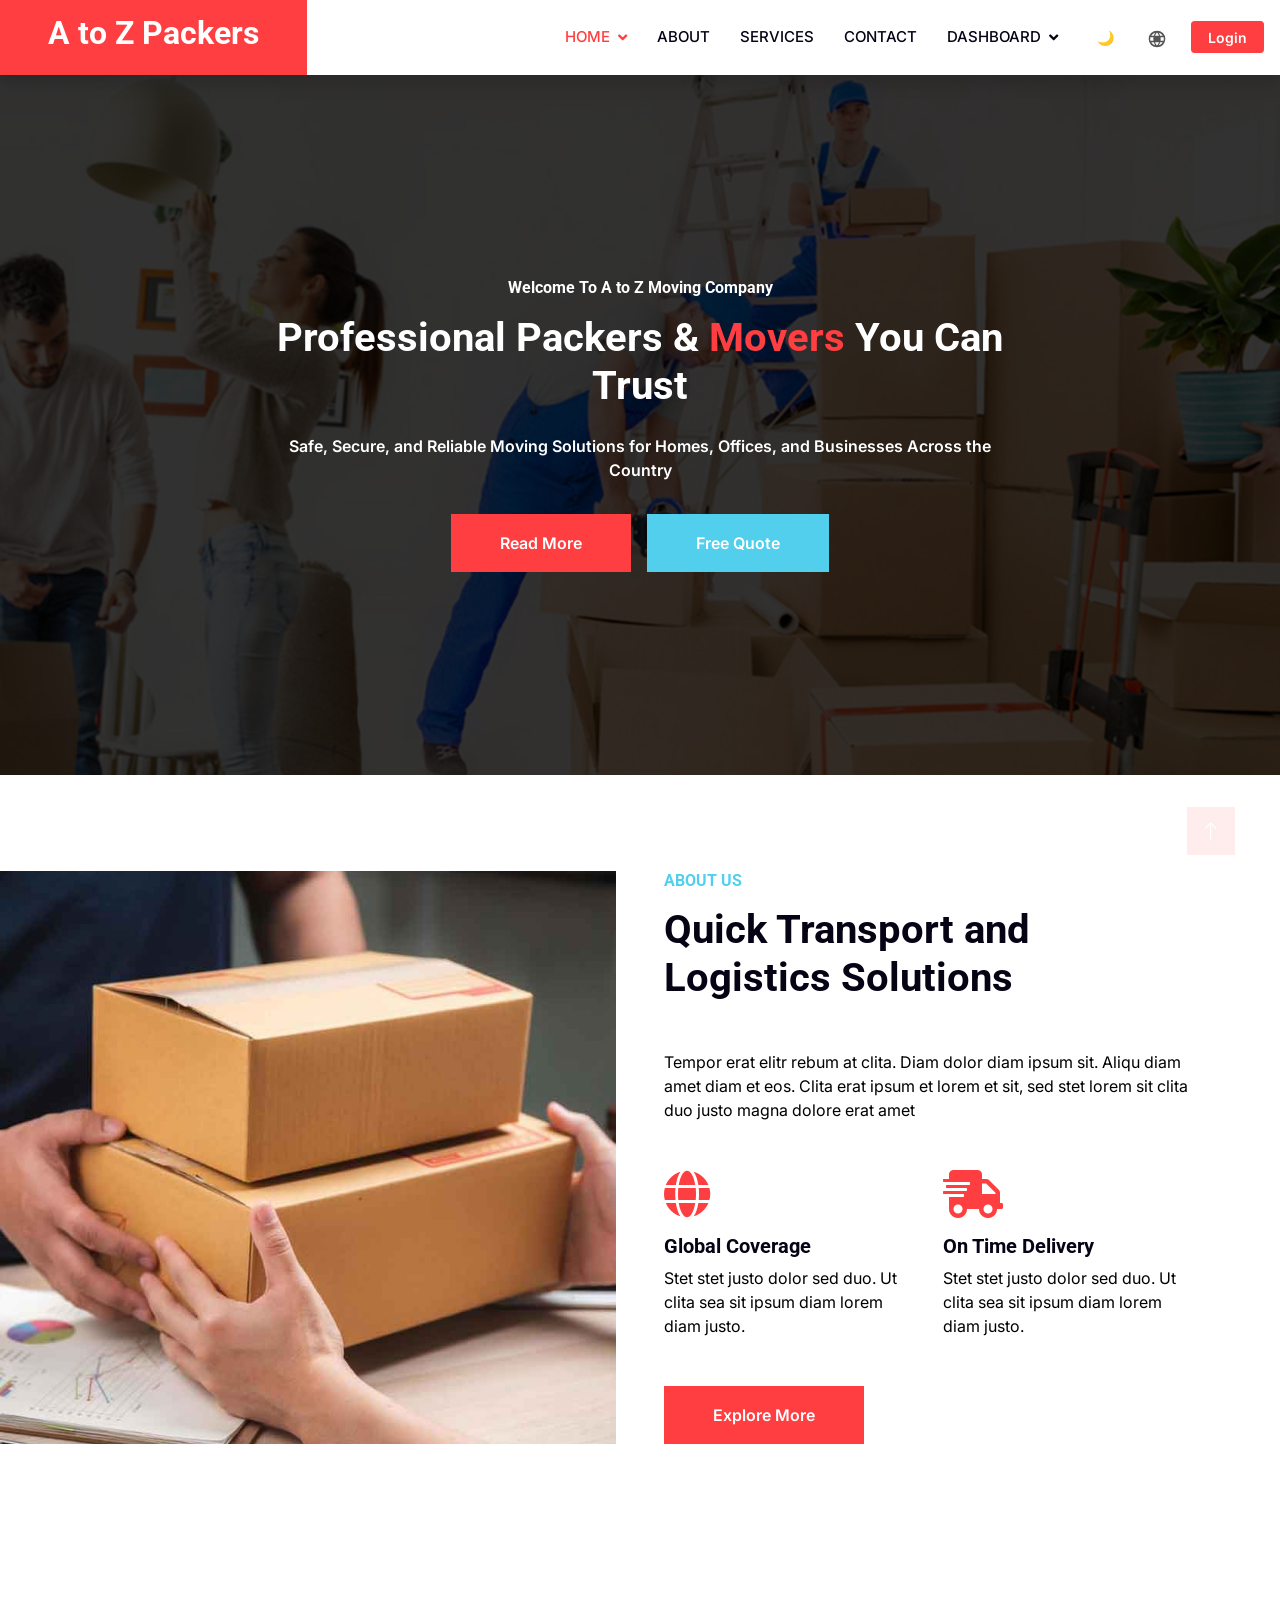
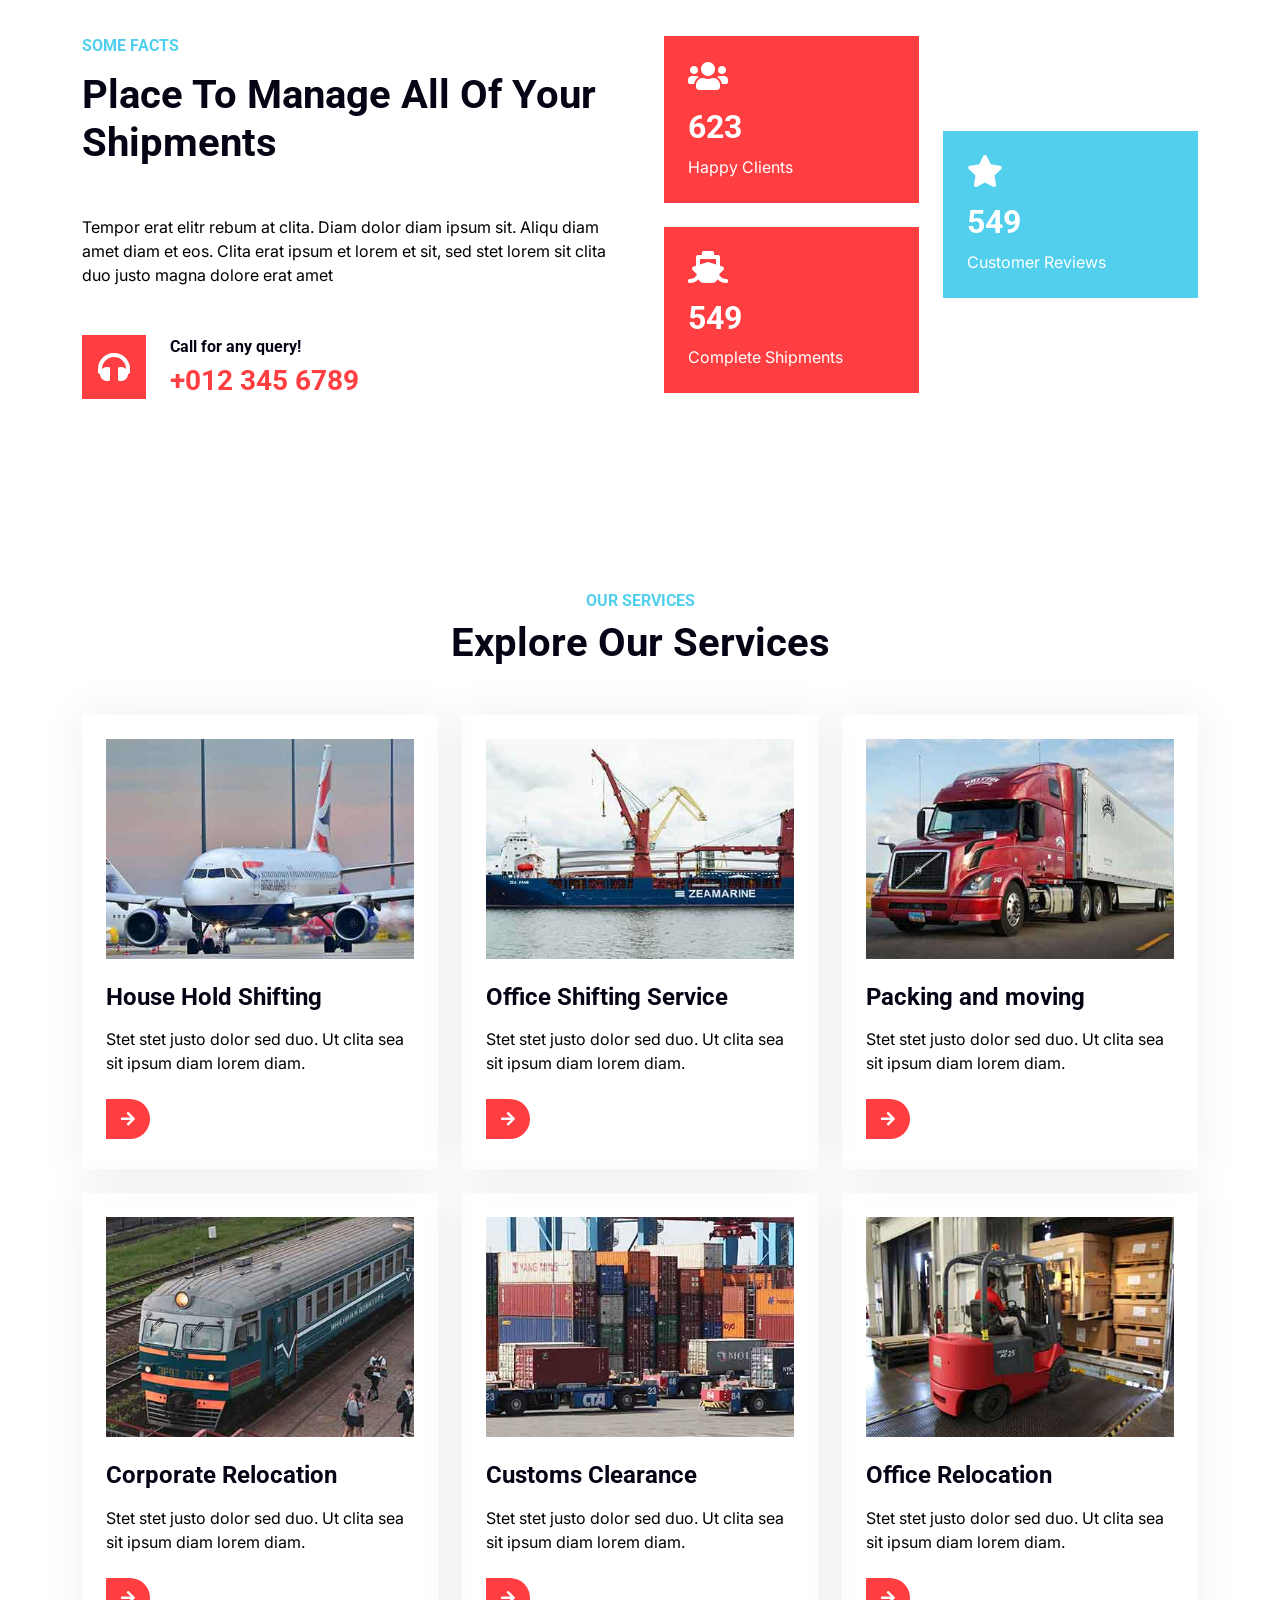
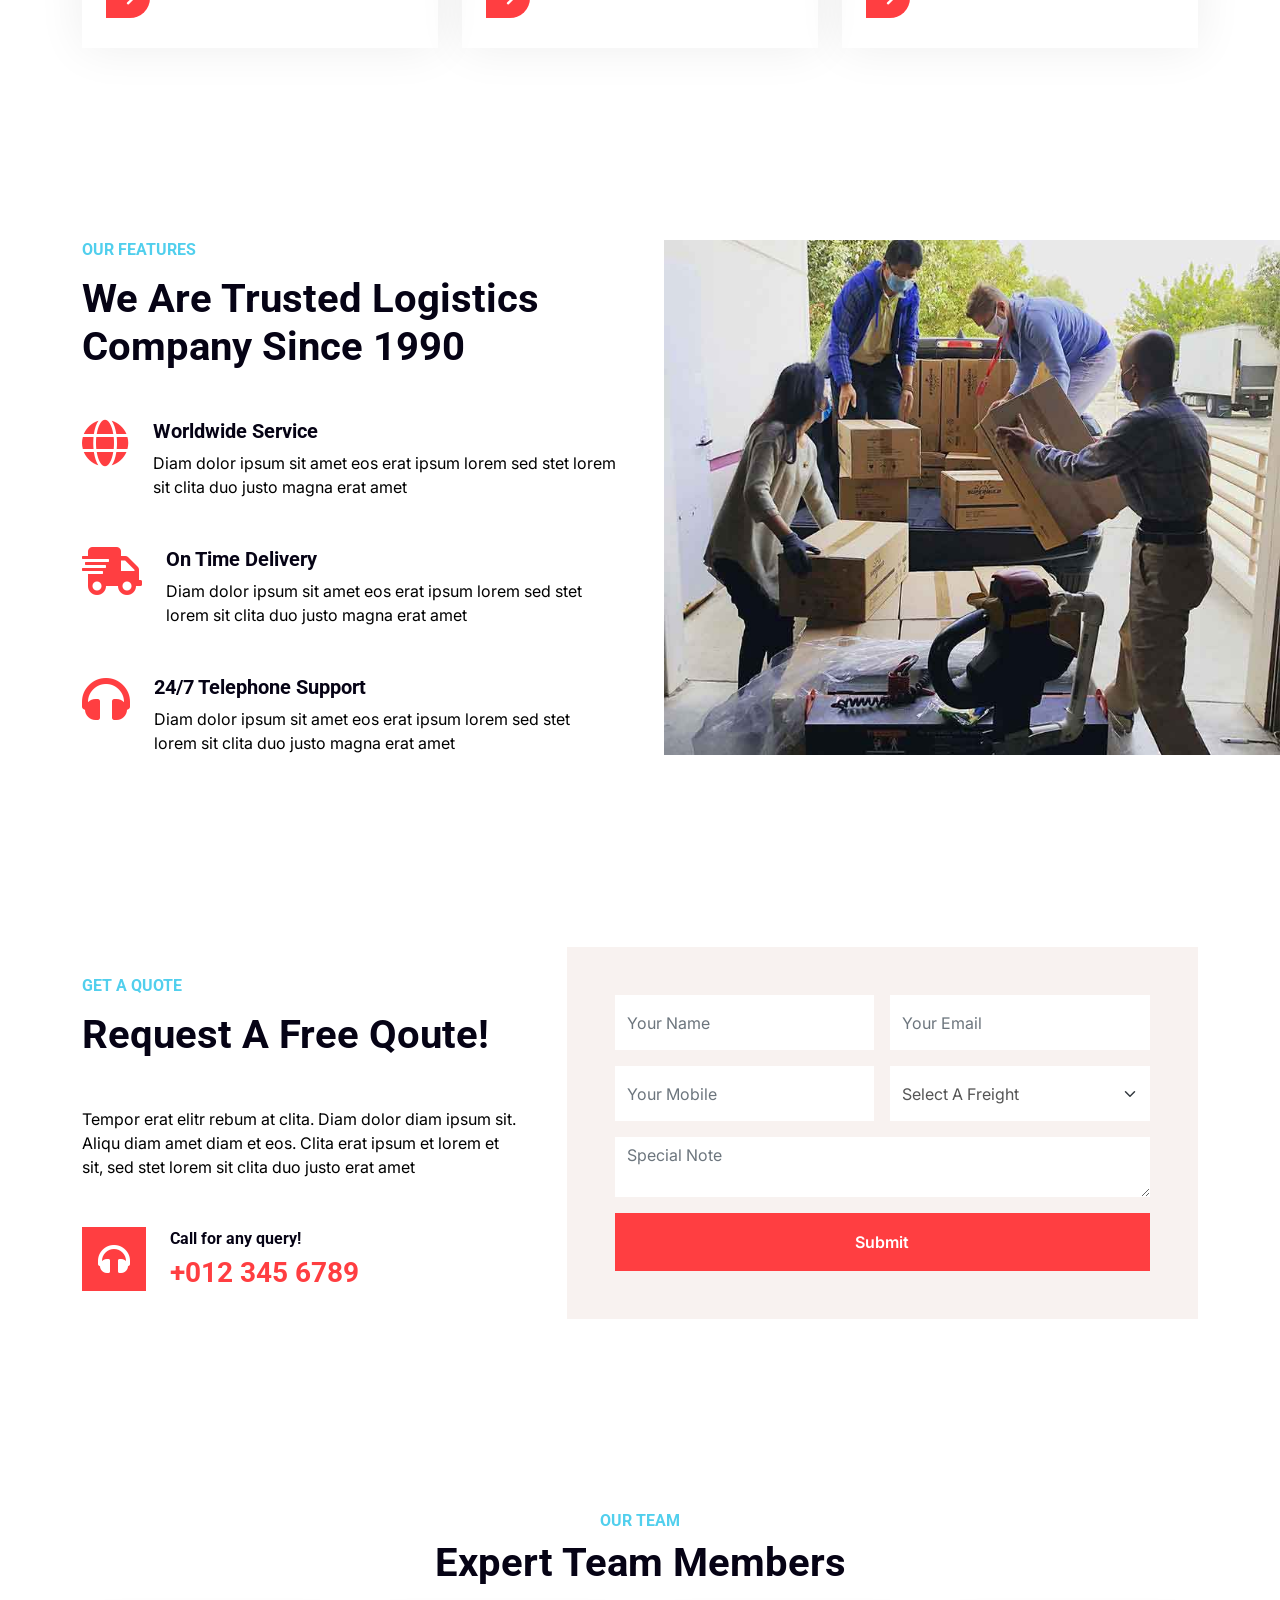
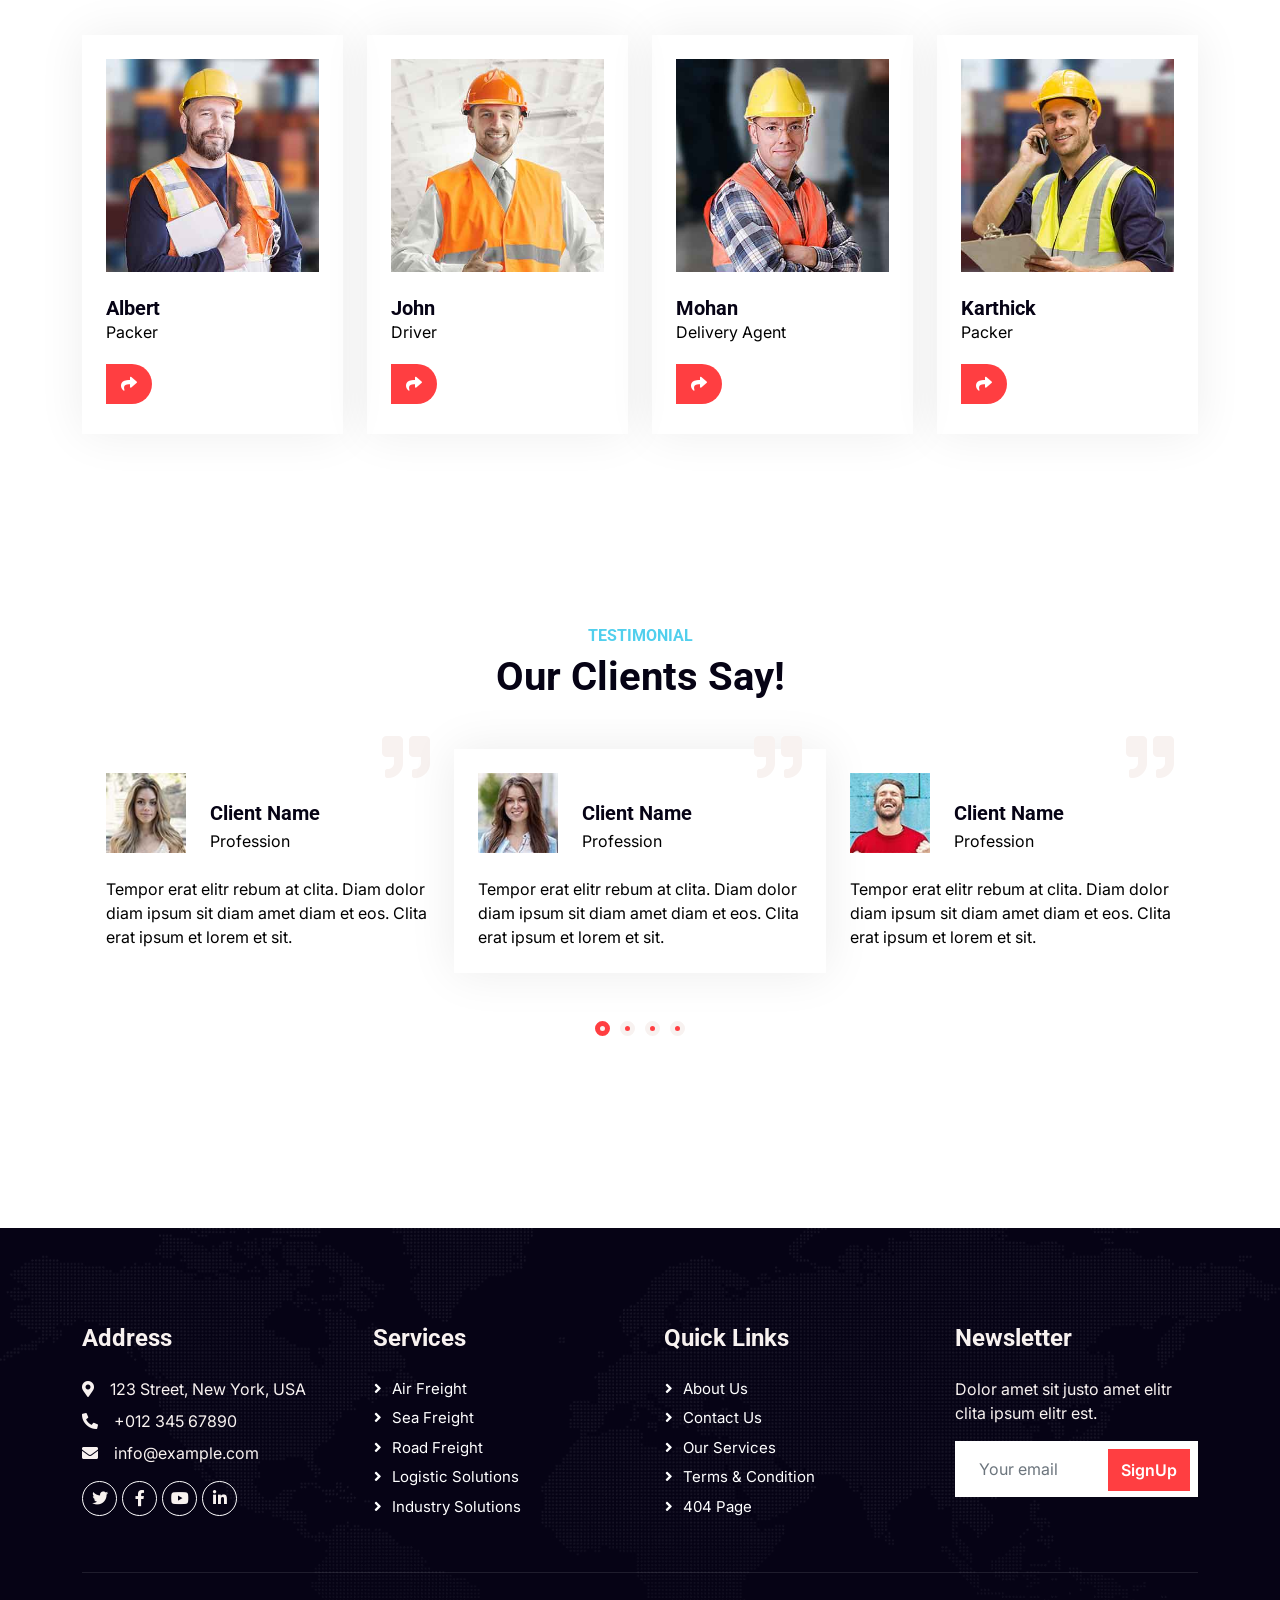
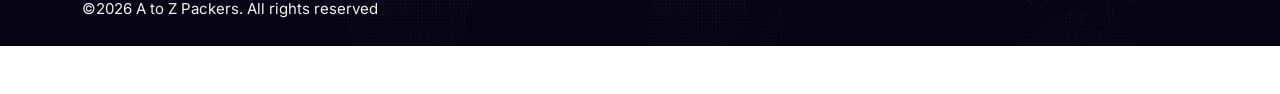
<file: index.html>
<!DOCTYPE html>
<html lang="en">

<head>
    <meta charset="utf-8">
    <title>Moving Company</title>
    <meta content="width=device-width, initial-scale=1.0" name="viewport">
    <meta content="" name="keywords">
    <meta content="" name="description">

    <!-- Favicon -->
    <link href="img/favv.png" rel="icon">

    <!-- Google Web Fonts -->
    <link rel="preconnect" href="https://fonts.googleapis.com">
    <link rel="preconnect" href="https://fonts.gstatic.com" crossorigin>
    <link href="https://fonts.googleapis.com/css2?family=Inter:wght@400;600&family=Roboto:wght@500;700&display=swap" rel="stylesheet">

    <!-- Icon Font Stylesheet -->
    <link href="https://cdnjs.cloudflare.com/ajax/libs/font-awesome/5.10.0/css/all.min.css" rel="stylesheet">
    <link href="https://cdn.jsdelivr.net/npm/bootstrap-icons@1.4.1/font/bootstrap-icons.css" rel="stylesheet">

    <!-- Libraries Stylesheet -->
    <link href="lib/animate/animate.min.css" rel="stylesheet">
    <link href="lib/owlcarousel/assets/owl.carousel.min.css" rel="stylesheet">

    <!-- Customized Bootstrap Stylesheet -->
    <link href="css/bootstrap.min.css" rel="stylesheet">

    <!-- Template Stylesheet -->
    <link href="css/style.css" rel="stylesheet">
</head>

<body>
    <!-- Spinner Start -->
   
    <!-- Spinner End -->


    <!-- Navbar Start -->
    <nav class="navbar navbar-expand-lg bg-white  navbar-light shadow  border-5 border-primary sticky-top p-0">
        <a href="index.html" class="navbar-brand bg-primary d-flex align-items-center px-4 px-lg-5">
            <h2 class="mb-2 text-white">A to Z Packers</h2>
        </a>
        <button type="button" class="navbar-toggler me-4" data-bs-toggle="collapse" data-bs-target="#navbarCollapse">
            <span class="navbar-toggler-icon"></span>
        </button>
        <div class="collapse navbar-collapse" id="navbarCollapse">
            <div class="navbar-nav ms-auto p-4 p-lg-0">
                 <div class="nav-item dropdown">
                    <a href="#" class="nav-link dropdown-toggle active" data-bs-toggle="dropdown">Home</a>
                    <div class="dropdown-menu fade-up m-0">
                        <a href="index.html" class="dropdown-item">Home 1</a>
                        <a href="index2.html" class="dropdown-item">Home 2</a>
                 
                    </div>
                </div>
                <!-- <a href="index.html" class="nav-item nav-link active">Home</a> -->
                <a href="about.html" class="nav-item nav-link">About</a>
                <a href="service.html" class="nav-item nav-link">Services</a>
               
                <a href="contact.html" class="nav-item nav-link">Contact</a>
                 <div class="nav-item dropdown">
                    <a href="#" class="nav-link dropdown-toggle " data-bs-toggle="dropdown"> Dashboard</a>
                    <div class="dropdown-menu fade-up m-0">
                        <a href="admin.html" class="dropdown-item">Admin</a>
                        <a href="dashboard.html" class="dropdown-item">User</a>
                 
                    </div>
                </div>
              
            </div>
               <div class="d-flex align-items-center gap-3 pe-3">
  <button class="themeToggle btn btn-sm">🌙</button>

  <button class="rtlToggle btn btn-sm bg-transparent border-0">
    <svg xmlns="http://www.w3.org/2000/svg" width="20" height="20" fill="currentColor" viewBox="0 0 24 24">
      <path d="M12 2a10 10 0 100 20 10 10 0 000-20zm6.93 6h-3.17a15.4 15.4 0 00-1.6-3.56A8.03 8.03 0 0118.93 8zM12 4.07A13.5 13.5 0 0114.44 8H9.56A13.5 13.5 0 0112 4.07zM5.07 8A8.03 8.03 0 019.84 4.44 15.4 15.4 0 008.24 8H5.07zM4.07 10h3.64a17.2 17.2 0 000 4H4.07a7.96 7.96 0 010-4zm1 6h3.17a15.4 15.4 0 001.6 3.56A8.03 8.03 0 015.07 16zM12 19.93A13.5 13.5 0 019.56 16h4.88A13.5 13.5 0 0112 19.93zM18.93 16a8.03 8.03 0 01-4.77 3.56A15.4 15.4 0 0015.76 16h3.17zM19.93 14h-3.64a17.2 17.2 0 000-4h3.64a7.96 7.96 0 010 4z"/>
    </svg>
  </button>



  <a href="signup.html" class="btn btn-primary btn-sm px-3 d-flex align-items-center justify-content-center" style="height: 32px;">
  Login
</a>

</div>
        </div>
    </nav>
    <!-- Navbar End -->


    <!-- Carousel Start -->
  <div class="container-fluid p-0 pb-5">
  <div class="position-relative">
    <img class="img-fluid w-100" src="img/mover.jpg" alt="" style="object-fit: cover; height: 100vh; max-height: 700px;">

    <div class="position-absolute top-0 start-0 w-100 h-100 d-flex align-items-center"
         style="background: rgba(0, 0, 0, 0.8);">
      <div class="container">
       <div class="row justify-content-center">
  <div class="col-12 col-md-10 col-lg-8 text-center">
    
    <h5 class="text-white mb-3 fs-6 fs-md-5">
      Welcome To A to Z Moving Company
    </h5>

    <h1 class="text-white mb-4 display-6 display-md-3 fw-bold">
      Professional Packers & 
      <span class="text-primary">Movers</span> You Can Trust
    </h1>

    <p class="fs-6 fs-md-5 fw-medium text-white mb-4 pb-2">
      Safe, Secure, and Reliable Moving Solutions for Homes, Offices, 
      and Businesses Across the Country
    </p>

    <div class="d-flex justify-content-center flex-wrap gap-3">
      <a href="#" class="btn btn-primary px-4 px-md-5 py-2 py-md-3">
        Read More
      </a>
      <a href="#" class="btn btn-secondary px-4 px-md-5 py-2 py-md-3">
        Free Quote
      </a>
    </div>

  </div>
</div>

    </div>

  </div>
</div>


    <!-- Carousel End -->


    <!-- About Start -->
    <div class="container-fluid overflow-hidden py-5 px-lg-0">
        <div class="container about py-5 px-lg-0">
            <div class="row g-5 mx-lg-0">
                <div class="col-lg-6 ps-lg-0 wow fadeInLeft" data-wow-delay="0.1s" style="min-height: 400px;">
                    <div class="position-relative h-100">
                        <img class="position-absolute img-fluid w-100 h-100" src="img/about.jpg" style="object-fit: cover;" alt="">
                    </div>
                </div>
                <div class="col-lg-6 about-text wow fadeInUp" data-wow-delay="0.3s">
                    <h6 class="text-secondary text-uppercase mb-3">About Us</h6>
                    <h1 class="mb-5">Quick Transport and Logistics Solutions</h1>
                    <p class="mb-5">Tempor erat elitr rebum at clita. Diam dolor diam ipsum sit. Aliqu diam amet diam et eos. Clita erat ipsum et lorem et sit, sed stet lorem sit clita duo justo magna dolore erat amet</p>
                    <div class="row g-4 mb-5">
                        <div class="col-sm-6 wow fadeIn" data-wow-delay="0.5s">
                            <i class="fa fa-globe fa-3x text-primary mb-3"></i>
                            <h5>Global Coverage</h5>
                            <p class="m-0">Stet stet justo dolor sed duo. Ut clita sea sit ipsum diam lorem diam justo.</p>
                        </div>
                        <div class="col-sm-6 wow fadeIn" data-wow-delay="0.7s">
                            <i class="fa fa-shipping-fast fa-3x text-primary mb-3"></i>
                            <h5>On Time Delivery</h5>
                            <p class="m-0">Stet stet justo dolor sed duo. Ut clita sea sit ipsum diam lorem diam justo.</p>
                        </div>
                    </div>
                    <a href="" class="btn btn-primary py-3 px-5">Explore More</a>
                </div>
            </div>
        </div>
    </div>
    <!-- About End -->


    <!-- Fact Start -->
    <div class="container-xxl py-5">
        <div class="container py-5">
            <div class="row g-5">
                <div class="col-lg-6 wow fadeInUp" data-wow-delay="0.1s">
                    <h6 class="text-secondary text-uppercase mb-3">Some Facts</h6>
                    <h1 class="mb-5">Place To Manage All Of Your Shipments</h1>
                    <p class="mb-5">Tempor erat elitr rebum at clita. Diam dolor diam ipsum sit. Aliqu diam amet diam et eos. Clita erat ipsum et lorem et sit, sed stet lorem sit clita duo justo magna dolore erat amet</p>
                    <div class="d-flex align-items-center">
                        <i class="fa fa-headphones fa-2x flex-shrink-0 bg-primary p-3 text-white"></i>
                        <div class="ps-4">
                            <h6>Call for any query!</h6>
                            <h3 class="text-primary m-0">+012 345 6789</h3>
                        </div>
                    </div>
                </div>
                <div class="col-lg-6">
                    <div class="row g-4 align-items-center">
                        <div class="col-sm-6">
                            <div class="bg-primary p-4 mb-4 wow fadeIn" data-wow-delay="0.3s">
                                <i class="fa fa-users fa-2x text-white mb-3"></i>
                                <h2 class="text-white mb-2" data-toggle="counter-up">1234</h2>
                                <p class="text-white mb-0">Happy Clients</p>
                            </div>
                            <div class="bg-primary p-4 wow fadeIn" data-wow-delay="0.5s">
                                <i class="fa fa-ship fa-2x text-white mb-3"></i>
                                <h2 class="text-white mb-2" data-toggle="counter-up">1234</h2>
                                <p class="text-white mb-0">Complete Shipments</p>
                            </div>
                        </div>
                        <div class="col-sm-6">
                            <div class="bg-secondary p-4 wow fadeIn" data-wow-delay="0.7s">
                                <i class="fa fa-star fa-2x text-white mb-3"></i>
                                <h2 class="text-white mb-2" data-toggle="counter-up">1234</h2>
                                <p class="text-white mb-0">Customer Reviews</p>
                            </div>
                        </div>
                    </div>
                </div>
            </div>
        </div>
    </div>
    <!-- Fact End -->


    <!-- Service Start -->
    <div class="container-xxl py-5">
        <div class="container py-5">
            <div class="text-center wow fadeInUp" data-wow-delay="0.1s">
                <h6 class="text-secondary text-uppercase">Our Services</h6>
                <h1 class="mb-5">Explore Our Services</h1>
            </div>
            <div class="row g-4">
                <div class="col-md-6 col-lg-4 wow fadeInUp" data-wow-delay="0.3s">
                    <div class="service-item p-4">
                        <div class="overflow-hidden mb-4">
                            <img class="img-fluid" src="img/service-1.jpg" alt="">
                        </div>
                        <h4 class="mb-3">House Hold Shifting</h4>
                        <p>Stet stet justo dolor sed duo. Ut clita sea sit ipsum diam lorem diam.</p>
                        <a class="btn-slide mt-2" href=""><i class="fa fa-arrow-right"></i><span>Read More</span></a>
                    </div>
                </div>
                <div class="col-md-6 col-lg-4 wow fadeInUp" data-wow-delay="0.5s">
                    <div class="service-item p-4">
                        <div class="overflow-hidden mb-4">
                            <img class="img-fluid" src="img/service-2.jpg" alt="">
                        </div>
                        <h4 class="mb-3">Office Shifting Service</h4>
                        <p>Stet stet justo dolor sed duo. Ut clita sea sit ipsum diam lorem diam.</p>
                        <a class="btn-slide mt-2" href=""><i class="fa fa-arrow-right"></i><span>Read More</span></a>
                    </div>
                </div>
                <div class="col-md-6 col-lg-4 wow fadeInUp" data-wow-delay="0.7s">
                    <div class="service-item p-4">
                        <div class="overflow-hidden mb-4">
                            <img class="img-fluid" src="img/service-3.jpg" alt="">
                        </div>
                        <h4 class="mb-3">Packing and moving</h4>
                        <p>Stet stet justo dolor sed duo. Ut clita sea sit ipsum diam lorem diam.</p>
                        <a class="btn-slide mt-2" href=""><i class="fa fa-arrow-right"></i><span>Read More</span></a>
                    </div>
                </div>
                <div class="col-md-6 col-lg-4 wow fadeInUp" data-wow-delay="0.3s">
                    <div class="service-item p-4">
                        <div class="overflow-hidden mb-4">
                            <img class="img-fluid" src="img/service-4.jpg" alt="">
                        </div>
                        <h4 class="mb-3">Corporate Relocation</h4>
                        <p>Stet stet justo dolor sed duo. Ut clita sea sit ipsum diam lorem diam.</p>
                        <a class="btn-slide mt-2" href=""><i class="fa fa-arrow-right"></i><span>Read More</span></a>
                    </div>
                </div>
                <div class="col-md-6 col-lg-4 wow fadeInUp" data-wow-delay="0.5s">
                    <div class="service-item p-4">
                        <div class="overflow-hidden mb-4">
                            <img class="img-fluid" src="img/service-5.jpg" alt="">
                        </div>
                        <h4 class="mb-3">Customs Clearance</h4>
                        <p>Stet stet justo dolor sed duo. Ut clita sea sit ipsum diam lorem diam.</p>
                        <a class="btn-slide mt-2" href=""><i class="fa fa-arrow-right"></i><span>Read More</span></a>
                    </div>
                </div>
                <div class="col-md-6 col-lg-4 wow fadeInUp" data-wow-delay="0.7s">
                    <div class="service-item p-4">
                        <div class="overflow-hidden mb-4">
                            <img class="img-fluid" src="img/service-6.jpg" alt="">
                        </div>
                        <h4 class="mb-3">Office Relocation</h4>
                        <p>Stet stet justo dolor sed duo. Ut clita sea sit ipsum diam lorem diam.</p>
                        <a class="btn-slide mt-2" href=""><i class="fa fa-arrow-right"></i><span>Read More</span></a>
                    </div>
                </div>
            </div>
        </div>
    </div>
    <!-- Service End -->


    <!-- Feature Start -->
    <div class="container-fluid overflow-hidden py-5 px-lg-0">
        <div class="container feature py-5 px-lg-0">
            <div class="row g-5 mx-lg-0">
                <div class="col-lg-6 feature-text wow fadeInUp" data-wow-delay="0.1s">
                    <h6 class="text-secondary text-uppercase mb-3">Our Features</h6>
                    <h1 class="mb-5">We Are Trusted Logistics Company Since 1990</h1>
                    <div class="d-flex mb-5 wow fadeInUp" data-wow-delay="0.3s">
                        <i class="fa fa-globe text-primary fa-3x flex-shrink-0"></i>
                        <div class="ms-4">
                            <h5>Worldwide Service</h5>
                            <p class="mb-0">Diam dolor ipsum sit amet eos erat ipsum lorem sed stet lorem sit clita duo justo magna erat amet</p>
                        </div>
                    </div>
                    <div class="d-flex mb-5 wow fadeIn" data-wow-delay="0.5s">
                        <i class="fa fa-shipping-fast text-primary fa-3x flex-shrink-0"></i>
                        <div class="ms-4">
                            <h5>On Time Delivery</h5>
                            <p class="mb-0">Diam dolor ipsum sit amet eos erat ipsum lorem sed stet lorem sit clita duo justo magna erat amet</p>
                        </div>
                    </div>
                    <div class="d-flex mb-0 wow fadeInUp" data-wow-delay="0.7s">
                        <i class="fa fa-headphones text-primary fa-3x flex-shrink-0"></i>
                        <div class="ms-4">
                            <h5>24/7 Telephone Support</h5>
                            <p class="mb-0">Diam dolor ipsum sit amet eos erat ipsum lorem sed stet lorem sit clita duo justo magna erat amet</p>
                        </div>
                    </div>
                </div>
                <div class="col-lg-6 pe-lg-0 wow fadeInRight" data-wow-delay="0.1s" style="min-height: 400px;">
                    <div class="position-relative h-100">
                        <img class="position-absolute img-fluid w-100 h-100" src="img/feature.jpg" style="object-fit: cover;" alt="">
                    </div>
                </div>
            </div>
        </div>
    </div>
    <!-- Feature End -->


   


    <!-- Quote Start -->
    <div class="container-xxl py-5">
        <div class="container py-5">
            <div class="row g-5 align-items-center">
                <div class="col-lg-5 wow fadeInUp" data-wow-delay="0.1s">
                    <h6 class="text-secondary text-uppercase mb-3">Get A Quote</h6>
                    <h1 class="mb-5">Request A Free Qoute!</h1>
                    <p class="mb-5">Tempor erat elitr rebum at clita. Diam dolor diam ipsum sit. Aliqu diam amet diam et eos. Clita erat ipsum et lorem et sit, sed stet lorem sit clita duo justo erat amet</p>
                    <div class="d-flex align-items-center">
                        <i class="fa fa-headphones fa-2x flex-shrink-0 bg-primary p-3 text-white"></i>
                        <div class="ps-4">
                            <h6>Call for any query!</h6>
                            <h3 class="text-primary m-0">+012 345 6789</h3>
                        </div>
                    </div>
                </div>
                <div class="col-lg-7">
                    <div class="bg-light text-center p-5 wow fadeIn" data-wow-delay="0.5s">
                        <form>
                            <div class="row g-3">
                                <div class="col-12 col-sm-6">
                                    <input type="text" class="form-control border-0" placeholder="Your Name" style="height: 55px;">
                                </div>
                                <div class="col-12 col-sm-6">
                                    <input type="email" class="form-control border-0" placeholder="Your Email" style="height: 55px;">
                                </div>
                                <div class="col-12 col-sm-6">
                                    <input type="text" class="form-control border-0" placeholder="Your Mobile" style="height: 55px;">
                                </div>
                                <div class="col-12 col-sm-6">
                                    <select class="form-select border-0" style="height: 55px;">
                                        <option selected>Select A Freight</option>
                                        <option value="1">Freight 1</option>
                                        <option value="2">Freight 2</option>
                                        <option value="3">Freight 3</option>
                                    </select>
                                </div>
                                <div class="col-12">
                                    <textarea class="form-control border-0" placeholder="Special Note"></textarea>
                                </div>
                                <div class="col-12">
                                    <button class="btn btn-primary w-100 py-3" type="submit">Submit</button>
                                </div>
                            </div>
                        </form>
                    </div>
                </div>
            </div>
        </div>
    </div>
    <!-- Quote End -->


    <!-- Team Start -->
    <div class="container-xxl py-5">
        <div class="container py-5">
            <div class="text-center wow fadeInUp" data-wow-delay="0.1s">
                <h6 class="text-secondary text-uppercase">Our Team</h6>
                <h1 class="mb-5">Expert Team Members</h1>
            </div>
            <div class="row g-4">
                <div class="col-lg-3 col-md-6 wow fadeInUp" data-wow-delay="0.3s">
                    <div class="team-item p-4">
                        <div class="overflow-hidden mb-4">
                            <img class="img-fluid" src="img/team-1.jpg" alt="">
                        </div>
                        <h5 class="mb-0">Albert</h5>
                        <p>Packer</p>
                        <div class="btn-slide mt-1">
                            <i class="fa fa-share"></i>
                            <span>
                                <a href=""><i class="fab fa-facebook-f"></i></a>
                                <a href=""><i class="fab fa-twitter"></i></a>
                                <a href=""><i class="fab fa-instagram"></i></a>
                            </span>
                        </div>
                    </div>
                </div>
                <div class="col-lg-3 col-md-6 wow fadeInUp" data-wow-delay="0.5s">
                    <div class="team-item p-4">
                        <div class="overflow-hidden mb-4">
                            <img class="img-fluid" src="img/team-2.jpg" alt="">
                        </div>
                        <h5 class="mb-0">John</h5>
                        <p>Driver</p>
                        <div class="btn-slide mt-1">
                            <i class="fa fa-share"></i>
                            <span>
                                <a href=""><i class="fab fa-facebook-f"></i></a>
                                <a href=""><i class="fab fa-twitter"></i></a>
                                <a href=""><i class="fab fa-instagram"></i></a>
                            </span>
                        </div>
                    </div>
                </div>
                <div class="col-lg-3 col-md-6 wow fadeInUp" data-wow-delay="0.7s">
                    <div class="team-item p-4">
                        <div class="overflow-hidden mb-4">
                            <img class="img-fluid" src="img/team-3.jpg" alt="">
                        </div>
                        <h5 class="mb-0">Mohan</h5>
                        <p>Delivery Agent</p>
                        <div class="btn-slide mt-1">
                            <i class="fa fa-share"></i>
                            <span>
                                <a href=""><i class="fab fa-facebook-f"></i></a>
                                <a href=""><i class="fab fa-twitter"></i></a>
                                <a href=""><i class="fab fa-instagram"></i></a>
                            </span>
                        </div>
                    </div>
                </div>
                <div class="col-lg-3 col-md-6 wow fadeInUp" data-wow-delay="0.9s">
                    <div class="team-item p-4">
                        <div class="overflow-hidden mb-4">
                            <img class="img-fluid" src="img/team-4.jpg" alt="">
                        </div>
                        <h5 class="mb-0">Karthick</h5>
                        <p>Packer</p>
                        <div class="btn-slide mt-1">
                            <i class="fa fa-share"></i>
                            <span>
                                <a href=""><i class="fab fa-facebook-f"></i></a>
                                <a href=""><i class="fab fa-twitter"></i></a>
                                <a href=""><i class="fab fa-instagram"></i></a>
                            </span>
                        </div>
                    </div>
                </div>
            </div>
        </div>
    </div>
    <!-- Team End -->


    <!-- Testimonial Start -->
    <div class="container-xxl py-5 wow fadeInUp" data-wow-delay="0.1s">
        <div class="container py-5">
            <div class="text-center">
                <h6 class="text-secondary text-uppercase">Testimonial</h6>
                <h1 class="mb-0">Our Clients Say!</h1>
            </div>
            <div class="owl-carousel testimonial-carousel wow fadeInUp" data-wow-delay="0.1s">
                <div class="testimonial-item p-4 my-5">
                    <i class="fa fa-quote-right fa-3x text-light position-absolute top-0 end-0 mt-n3 me-4"></i>
                    <div class="d-flex align-items-end mb-4">
                        <img class="img-fluid flex-shrink-0" src="img/testimonial-1.jpg" style="width: 80px; height: 80px;">
                        <div class="ms-4">
                            <h5 class="mb-1">Client Name</h5>
                            <p class="m-0">Profession</p>
                        </div>
                    </div>
                    <p class="mb-0">Tempor erat elitr rebum at clita. Diam dolor diam ipsum sit diam amet diam et eos. Clita erat ipsum et lorem et sit.</p>
                </div>
                <div class="testimonial-item p-4 my-5">
                    <i class="fa fa-quote-right fa-3x text-light position-absolute top-0 end-0 mt-n3 me-4"></i>
                    <div class="d-flex align-items-end mb-4">
                        <img class="img-fluid flex-shrink-0" src="img/testimonial-2.jpg" style="width: 80px; height: 80px;">
                        <div class="ms-4">
                            <h5 class="mb-1">Client Name</h5>
                            <p class="m-0">Profession</p>
                        </div>
                    </div>
                    <p class="mb-0">Tempor erat elitr rebum at clita. Diam dolor diam ipsum sit diam amet diam et eos. Clita erat ipsum et lorem et sit.</p>
                </div>
                <div class="testimonial-item p-4 my-5">
                    <i class="fa fa-quote-right fa-3x text-light position-absolute top-0 end-0 mt-n3 me-4"></i>
                    <div class="d-flex align-items-end mb-4">
                        <img class="img-fluid flex-shrink-0" src="img/testimonial-3.jpg" style="width: 80px; height: 80px;">
                        <div class="ms-4">
                            <h5 class="mb-1">Client Name</h5>
                            <p class="m-0">Profession</p>
                        </div>
                    </div>
                    <p class="mb-0">Tempor erat elitr rebum at clita. Diam dolor diam ipsum sit diam amet diam et eos. Clita erat ipsum et lorem et sit.</p>
                </div>
                <div class="testimonial-item p-4 my-5">
                    <i class="fa fa-quote-right fa-3x text-light position-absolute top-0 end-0 mt-n3 me-4"></i>
                    <div class="d-flex align-items-end mb-4">
                        <img class="img-fluid flex-shrink-0" src="img/testimonial-4.jpg" style="width: 80px; height: 80px;">
                        <div class="ms-4">
                            <h5 class="mb-1">Client Name</h5>
                            <p class="m-0">Profession</p>
                        </div>
                    </div>
                    <p class="mb-0">Tempor erat elitr rebum at clita. Diam dolor diam ipsum sit diam amet diam et eos. Clita erat ipsum et lorem et sit.</p>
                </div>
            </div>
        </div>
    </div>
    <!-- Testimonial End -->


    <!-- Footer Start -->
    <div class="container-fluid bg-dark text-light footer pt-5 wow fadeIn" data-wow-delay="0.1s" style="margin-top: 6rem;">
        <div class="container py-5">
            <div class="row g-5">
                <div class="col-lg-3 col-md-6">
                    <h4 class="text-light mb-4">Address</h4>
                    <p class="mb-2"><i class="fa fa-map-marker-alt me-3"></i>123 Street, New York, USA</p>
                    <p class="mb-2"><i class="fa fa-phone-alt me-3"></i>+012 345 67890</p>
                    <p class="mb-2"><i class="fa fa-envelope me-3"></i>info@example.com</p>
                    <div class="d-flex pt-2">
                        <a class="btn btn-outline-light btn-social" href=""><i class="fab fa-twitter"></i></a>
                        <a class="btn btn-outline-light btn-social" href=""><i class="fab fa-facebook-f"></i></a>
                        <a class="btn btn-outline-light btn-social" href=""><i class="fab fa-youtube"></i></a>
                        <a class="btn btn-outline-light btn-social" href=""><i class="fab fa-linkedin-in"></i></a>
                    </div>
                </div>
                <div class="col-lg-3 col-md-6">
                    <h4 class="text-light mb-4">Services</h4>
                    <a class="btn btn-link" href="">Air Freight</a>
                    <a class="btn btn-link" href="">Sea Freight</a>
                    <a class="btn btn-link" href="">Road Freight</a>
                    <a class="btn btn-link" href="">Logistic Solutions</a>
                    <a class="btn btn-link" href="">Industry solutions</a>
                </div>
                <div class="col-lg-3 col-md-6">
                    <h4 class="text-light mb-4">Quick Links</h4>
                    <a class="btn btn-link" href="">About Us</a>
                    <a class="btn btn-link" href="">Contact Us</a>
                    <a class="btn btn-link" href="">Our Services</a>
                    <a class="btn btn-link" href="">Terms & Condition</a>
                    <a class="btn btn-link" href="./404.html">404 Page</a>
                </div>
                <div class="col-lg-3 col-md-6">
                    <h4 class="text-light mb-4">Newsletter</h4>
                    <p>Dolor amet sit justo amet elitr clita ipsum elitr est.</p>
                    <div class="position-relative mx-auto" style="max-width: 400px;">
                        <input class="form-control border-0 w-100 py-3 ps-4 pe-5" type="text" placeholder="Your email">
                        <button type="button" class="btn btn-primary py-2 position-absolute top-0 end-0 mt-2 me-2">SignUp</button>
                    </div>
                </div>
            </div>
        </div>
        <div class="container">
            <div class="copyright">
                <div class="row">
                    <div class="col-md-6 text-center text-md-start mb-3 mb-md-0">
                          &copy;<script>document.write(new Date().getFullYear());</script> A to Z Packers. All rights reserved 
                    </div>
                    
                </div>
            </div>
        </div>
    </div>
    <!-- Footer End -->


    <!-- Back to Top -->
    <a href="#" class="btn btn-lg btn-primary btn-lg-square rounded-0 back-to-top"><i class="bi bi-arrow-up"></i></a>


    <!-- JavaScript Libraries -->
    <script src="https://code.jquery.com/jquery-3.4.1.min.js"></script>
    <script src="https://cdn.jsdelivr.net/npm/bootstrap@5.0.0/dist/js/bootstrap.bundle.min.js"></script>
    <script src="lib/wow/wow.min.js"></script>
    <script src="lib/easing/easing.min.js"></script>
    <script src="lib/waypoints/waypoints.min.js"></script>
    <script src="lib/counterup/counterup.min.js"></script>
    <script src="lib/owlcarousel/owl.carousel.min.js"></script>

    <!-- Template Javascript -->
    <script src="js/main.js"></script>
    <script src="js/themertl.js"></script> 
</body>

</html>
</file>
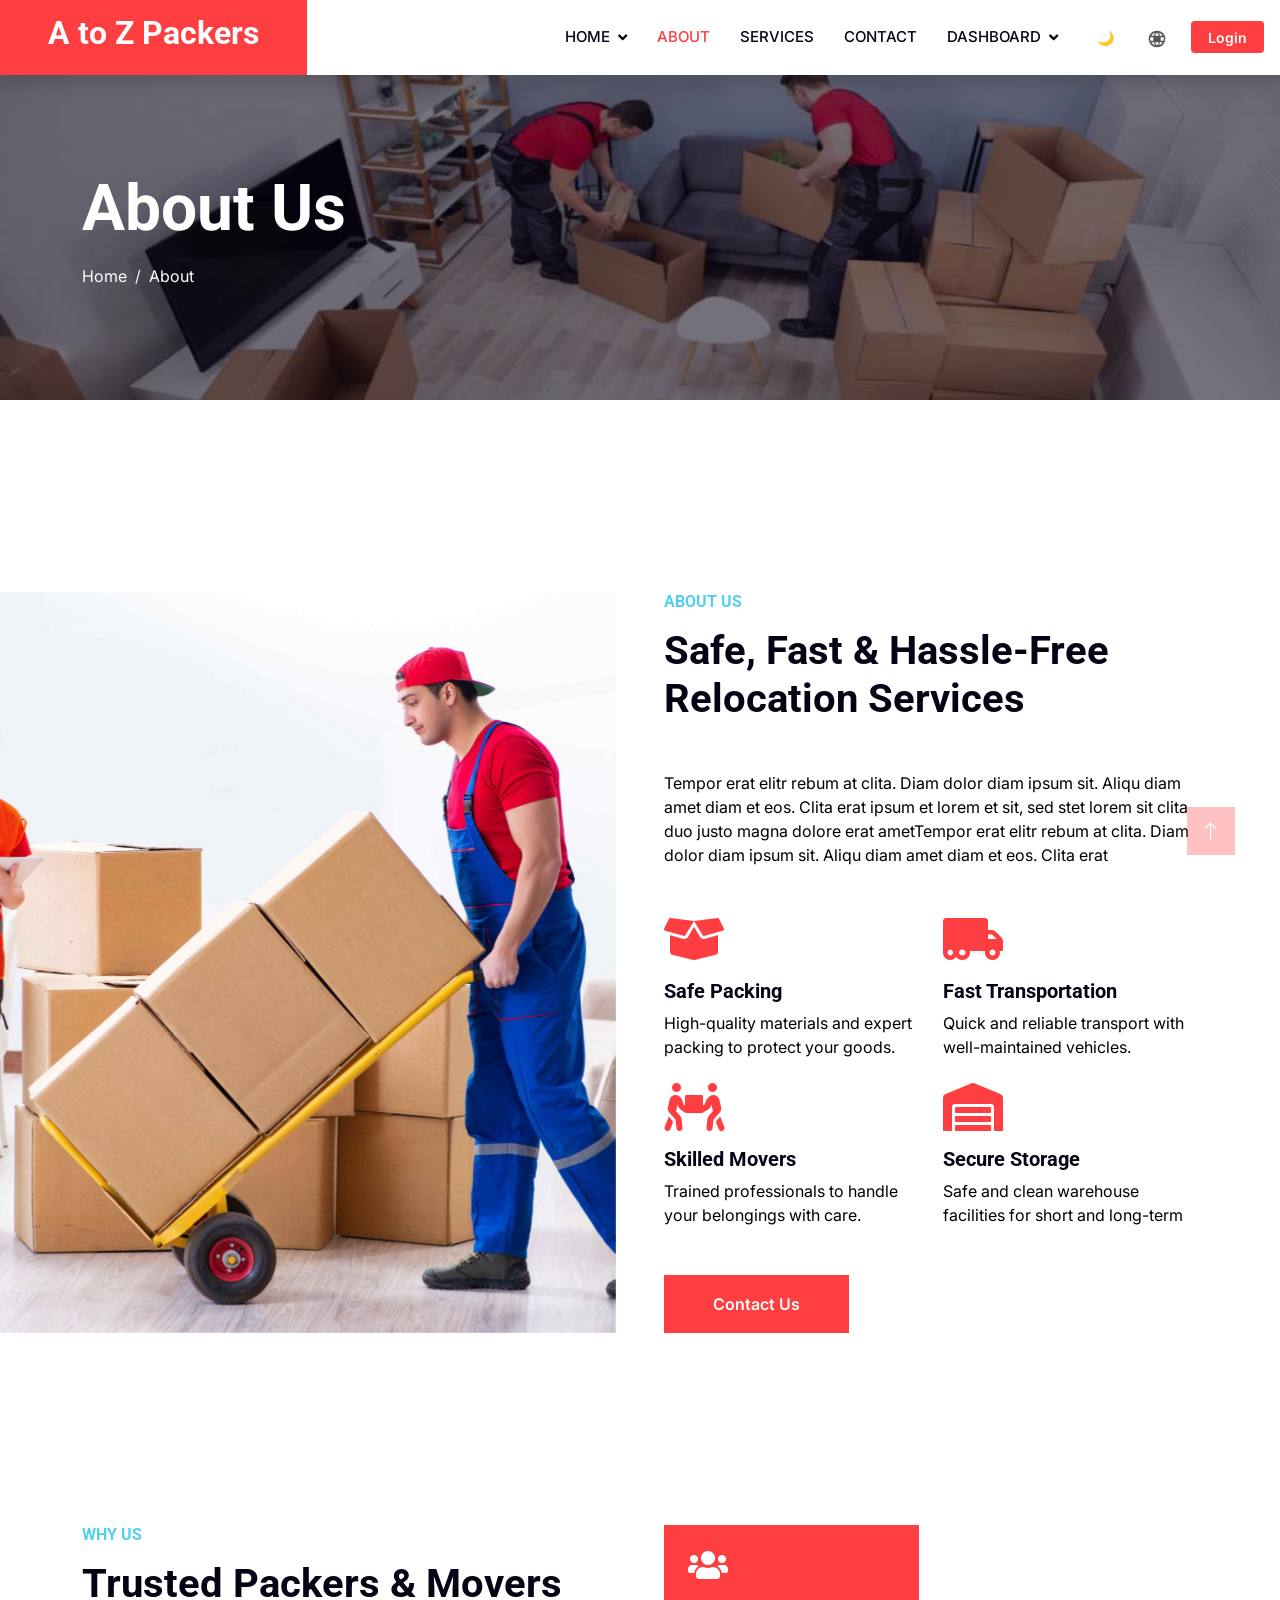
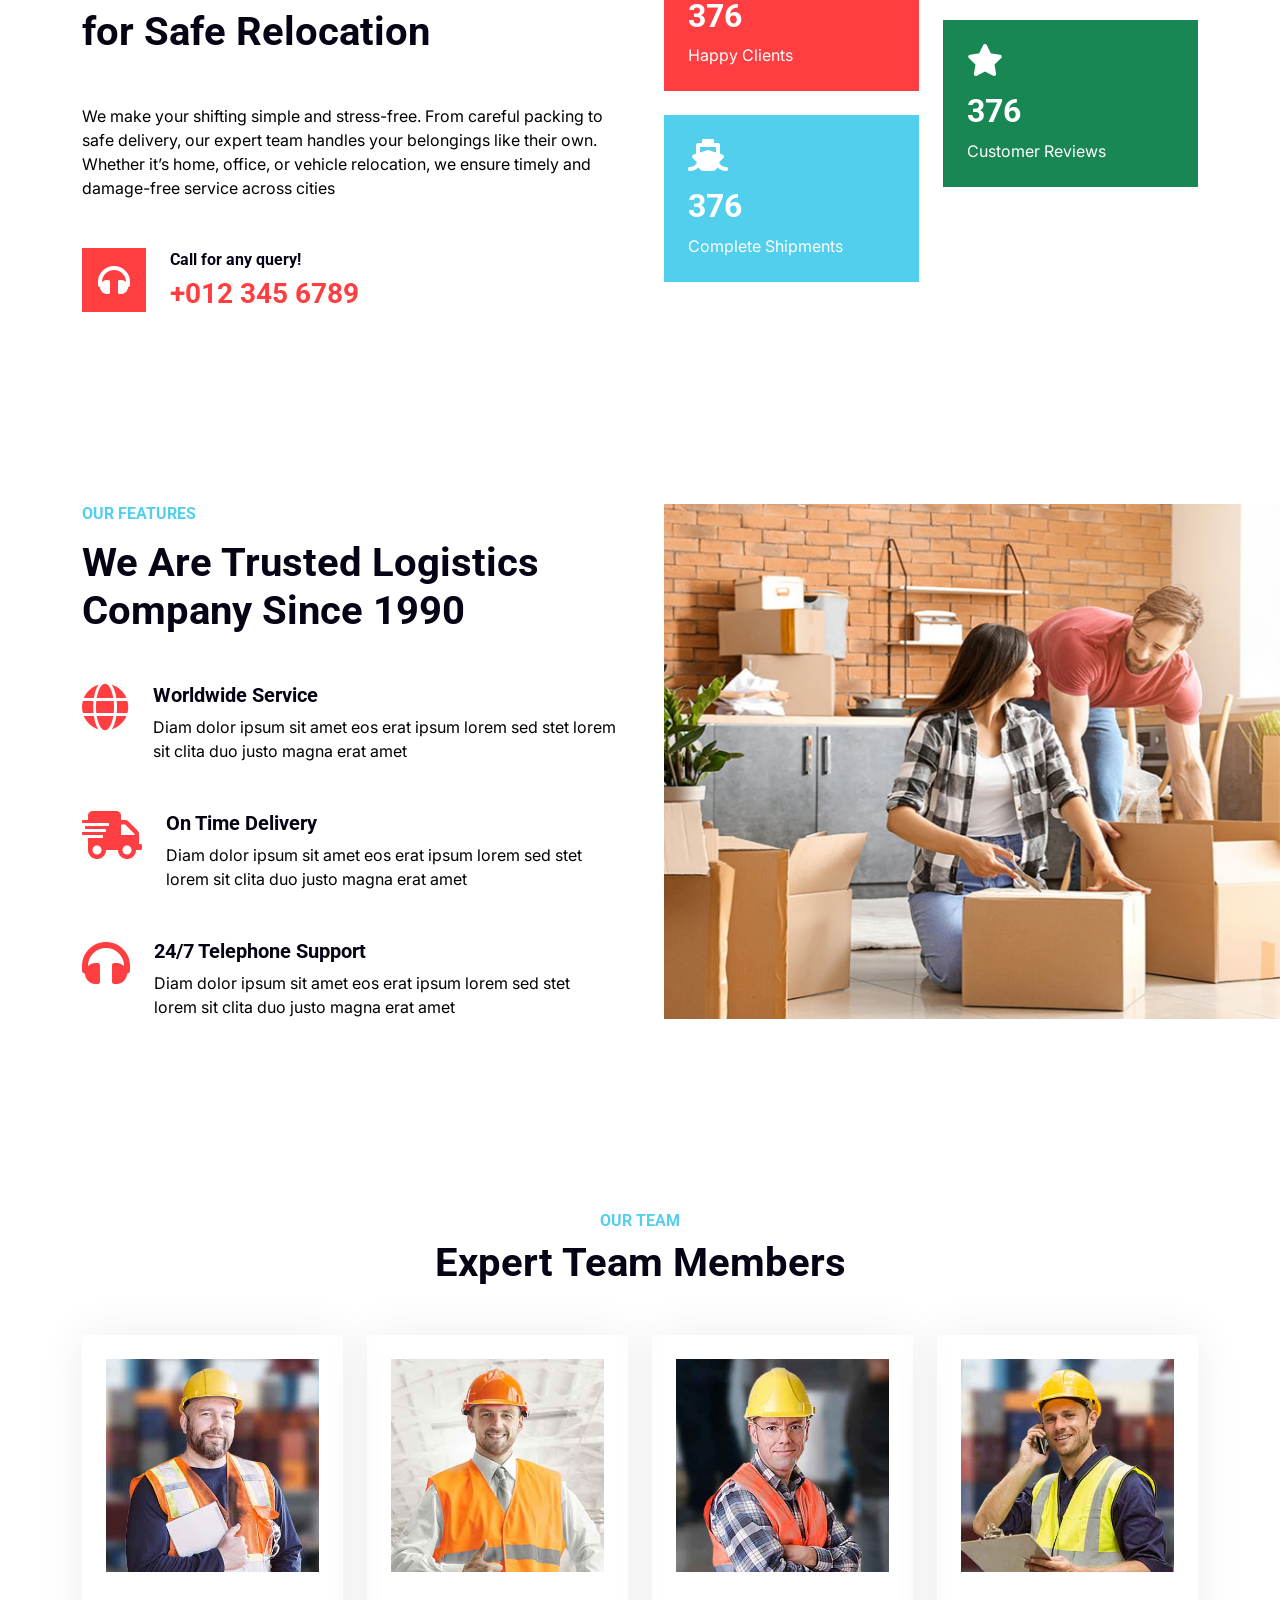
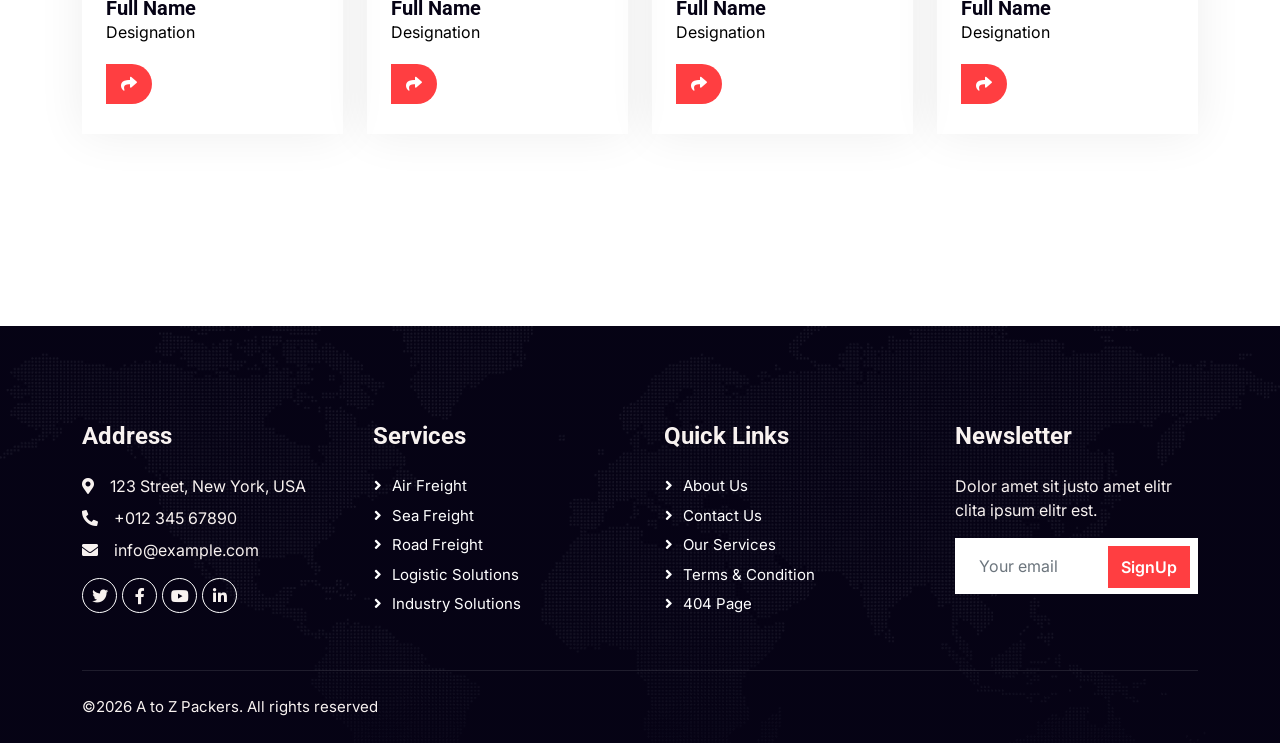
<file: about.html>
<!DOCTYPE html>
<html lang="en">

<head>
    <meta charset="utf-8">
    <title>Moving Company</title>
    <meta content="width=device-width, initial-scale=1.0" name="viewport">
    <meta content="" name="keywords">
    <meta content="" name="description">

    <!-- Favicon -->
    <link href="img/favv.png" rel="icon">

    <!-- Google Web Fonts -->
    <link rel="preconnect" href="https://fonts.googleapis.com">
    <link rel="preconnect" href="https://fonts.gstatic.com" crossorigin>
    <link href="https://fonts.googleapis.com/css2?family=Inter:wght@400;600&family=Roboto:wght@500;700&display=swap" rel="stylesheet">

    <!-- Icon Font Stylesheet -->
    <link href="https://cdnjs.cloudflare.com/ajax/libs/font-awesome/5.10.0/css/all.min.css" rel="stylesheet">
    <link href="https://cdn.jsdelivr.net/npm/bootstrap-icons@1.4.1/font/bootstrap-icons.css" rel="stylesheet">

    <!-- Libraries Stylesheet -->
    <link href="lib/animate/animate.min.css" rel="stylesheet">
    <link href="lib/owlcarousel/assets/owl.carousel.min.css" rel="stylesheet">

    <!-- Customized Bootstrap Stylesheet -->
    <link href="css/bootstrap.min.css" rel="stylesheet">

    <!-- Template Stylesheet -->
    <link href="css/style.css" rel="stylesheet">
</head>

<body>
   


    <!-- Navbar Start -->
    <nav class="navbar navbar-expand-lg bg-white navbar-light shadow  border-5 border-primary sticky-top p-0">
        <a href="index.html" class="navbar-brand bg-primary d-flex align-items-center px-4 px-lg-5">
            <h2 class="mb-2 text-white">A to Z Packers</h2>
        </a>
        <button type="button" class="navbar-toggler me-4" data-bs-toggle="collapse" data-bs-target="#navbarCollapse">
            <span class="navbar-toggler-icon"></span>
        </button>
        <div class="collapse navbar-collapse" id="navbarCollapse">
            <div class="navbar-nav ms-auto p-4 p-lg-0">
                  <div class="nav-item dropdown">
                    <a href="#" class="nav-link dropdown-toggle " data-bs-toggle="dropdown">Home</a>
                    <div class="dropdown-menu fade-up m-0">
                        <a href="index.html" class="dropdown-item">Home 1</a>
                        <a href="index2.html" class="dropdown-item">Home 2</a>
                 
                    </div>
                </div>
              
                <a href="about.html" class="nav-item nav-link active">About</a>
                <a href="service.html" class="nav-item nav-link">Services</a>
                
                <a href="contact.html" class="nav-item nav-link">Contact</a>
                   <div class="nav-item dropdown">
                    <a href="#" class="nav-link dropdown-toggle " data-bs-toggle="dropdown"> Dashboard</a>
                    <div class="dropdown-menu fade-up m-0">
                        <a href="admin.html" class="dropdown-item">Admin</a>
                        <a href="dashboard.html" class="dropdown-item">User</a>
                 
                    </div>
                </div>
                 
            </div>
            <div class="d-flex align-items-center gap-3 pe-3">
  <button class="themeToggle btn btn-sm">🌙</button>

  <button class="rtlToggle btn btn-sm bg-transparent border-0">
    <svg xmlns="http://www.w3.org/2000/svg" width="20" height="20" fill="currentColor" viewBox="0 0 24 24">
      <path d="M12 2a10 10 0 100 20 10 10 0 000-20zm6.93 6h-3.17a15.4 15.4 0 00-1.6-3.56A8.03 8.03 0 0118.93 8zM12 4.07A13.5 13.5 0 0114.44 8H9.56A13.5 13.5 0 0112 4.07zM5.07 8A8.03 8.03 0 019.84 4.44 15.4 15.4 0 008.24 8H5.07zM4.07 10h3.64a17.2 17.2 0 000 4H4.07a7.96 7.96 0 010-4zm1 6h3.17a15.4 15.4 0 001.6 3.56A8.03 8.03 0 015.07 16zM12 19.93A13.5 13.5 0 019.56 16h4.88A13.5 13.5 0 0112 19.93zM18.93 16a8.03 8.03 0 01-4.77 3.56A15.4 15.4 0 0015.76 16h3.17zM19.93 14h-3.64a17.2 17.2 0 000-4h3.64a7.96 7.96 0 010 4z"/>
    </svg>
  </button>

 

  <a href="signup.html" class="btn btn-primary btn-sm px-3 d-flex align-items-center justify-content-center" style="height: 32px;">
  Login
</a>

</div>
        </div>
    </nav>
    <!-- Navbar End -->


    <!-- Page Header Start -->
    <div class="container-fluid page-header py-5" style="margin-bottom: 6rem;">
        <div class="container py-5">
            <h1 class="display-3 text-white mb-3 animated slideInDown">About Us</h1>
            <nav aria-label="breadcrumb animated slideInDown">
                <ol class="breadcrumb">
                    <li class="breadcrumb-item"><a class="text-white" href="#">Home</a></li>
                 
                    <li class="breadcrumb-item text-white active" aria-current="page">About</li>
                </ol>
            </nav>
        </div>
    </div>
    <!-- Page Header End -->


    <!-- About Start -->
    <div class="container-fluid overflow-hidden py-5 px-lg-0">
        <div class="container about py-5 px-lg-0">
            <div class="row g-5 mx-lg-0">
                <div class="col-lg-6 ps-lg-0 wow fadeInLeft" data-wow-delay="0.1s" style="min-height: 400px;">
                    <div class="position-relative h-100">
                        <img class="position-absolute img-fluid w-100 h-100" src="img/packers-and-movers.jpg" style="object-fit: cover;" alt="">
                    </div>
                </div>
                <div class="col-lg-6 about-text wow fadeInUp" data-wow-delay="0.3s">
                    <h6 class="text-secondary text-uppercase mb-3">About Us</h6>
                    <h1 class="mb-5">Safe, Fast & Hassle-Free Relocation Services</h1>
                    <p class="mb-5">Tempor erat elitr rebum at clita. Diam dolor diam ipsum sit. Aliqu diam amet diam et eos. Clita erat ipsum et lorem et sit, sed stet lorem sit clita duo justo magna dolore erat ametTempor erat elitr rebum at clita. Diam dolor diam ipsum sit. Aliqu diam amet diam et eos. Clita erat </p>
              
                  <div class="row g-4 mb-5">
  <div class="col-sm-6 wow fadeIn" data-wow-delay="0.5s">
    <i class="fa fa-box-open fa-3x text-primary mb-3"></i>
    <h5>Safe Packing</h5>
    <p class="m-0">High-quality materials and expert packing to protect your goods.</p>
  </div>

  <div class="col-sm-6 wow fadeIn" data-wow-delay="0.7s">
    <i class="fa fa-truck-moving fa-3x text-primary mb-3"></i>
    <h5>Fast Transportation</h5>
    <p class="m-0">Quick and reliable transport with well-maintained vehicles.</p>
  </div>

  <div class="col-sm-6 wow fadeIn" data-wow-delay="0.9s">
    <i class="fa fa-people-carry fa-3x text-primary mb-3"></i>
    <h5>Skilled Movers</h5>
    <p class="m-0">Trained professionals to handle your belongings with care.</p>
  </div>

  <div class="col-sm-6 wow fadeIn" data-wow-delay="1.1s">
    <i class="fa fa-warehouse fa-3x text-primary mb-3"></i>
    <h5>Secure Storage</h5>
    <p class="m-0">Safe and clean warehouse facilities for short and long-term</p>
  </div>
</div>

                    <a href="" class="btn btn-primary py-3 px-5">Contact Us</a>
                </div>
            </div>
        </div>
    </div>
    <!-- About End -->


    <!-- Fact Start -->
    <div class="container-xxl py-5">
        <div class="container py-5">
            <div class="row g-5">
                <div class="col-lg-6 wow fadeInUp" data-wow-delay="0.1s">
                    <h6 class="text-secondary text-uppercase mb-3">Why Us</h6>
                    <h1 class="mb-5"> Trusted Packers & Movers for Safe Relocation</h1>
                    <p class="mb-5">We make your shifting simple and stress-free. From careful packing to safe delivery,
      our expert team handles your belongings like their own. Whether it’s home, office,
      or vehicle relocation, we ensure timely and damage-free service across cities</p>
                    <div class="d-flex align-items-center">
                        <i class="fa fa-headphones fa-2x flex-shrink-0 bg-primary p-3 text-white"></i>
                        <div class="ps-4">
                            <h6>Call for any query!</h6>
                            <h3 class="text-primary m-0">+012 345 6789</h3>
                        </div>
                    </div>
                </div>
                <div class="col-lg-6">
                    <div class="row g-4 align-items-center">
                        <div class="col-sm-6">
                            <div class="bg-primary p-4 mb-4 wow fadeIn" data-wow-delay="0.3s">
                                <i class="fa fa-users fa-2x text-white mb-3"></i>
                                <h2 class="text-white mb-2" data-toggle="counter-up">1234</h2>
                                <p class="text-white mb-0">Happy Clients</p>
                            </div>
                            <div class="bg-secondary p-4 wow fadeIn" data-wow-delay="0.5s">
                                <i class="fa fa-ship fa-2x text-white mb-3"></i>
                                <h2 class="text-white mb-2" data-toggle="counter-up">1234</h2>
                                <p class="text-white mb-0">Complete Shipments</p>
                            </div>
                        </div>
                        <div class="col-sm-6">
                            <div class="bg-success p-4 wow fadeIn" data-wow-delay="0.7s">
                                <i class="fa fa-star fa-2x text-white mb-3"></i>
                                <h2 class="text-white mb-2" data-toggle="counter-up">1234</h2>
                                <p class="text-white mb-0">Customer Reviews</p>
                            </div>
                        </div>
                    </div>
                </div>
            </div>
        </div>
    </div>
    <!-- Fact End -->


    <!-- Feature Start -->
    <div class="container-fluid overflow-hidden py-5 px-lg-0">
        <div class="container feature py-5 px-lg-0">
            <div class="row g-5 mx-lg-0">
                <div class="col-lg-6 feature-text wow fadeInUp" data-wow-delay="0.1s">
                    <h6 class="text-secondary text-uppercase mb-3">Our Features</h6>
                    <h1 class="mb-5">We Are Trusted Logistics Company Since 1990</h1>
                    <div class="d-flex mb-5 wow fadeInUp" data-wow-delay="0.3s">
                        <i class="fa fa-globe text-primary fa-3x flex-shrink-0"></i>
                        <div class="ms-4">
                            <h5>Worldwide Service</h5>
                            <p class="mb-0">Diam dolor ipsum sit amet eos erat ipsum lorem sed stet lorem sit clita duo justo magna erat amet</p>
                        </div>
                    </div>
                    <div class="d-flex mb-5 wow fadeIn" data-wow-delay="0.5s">
                        <i class="fa fa-shipping-fast text-primary fa-3x flex-shrink-0"></i>
                        <div class="ms-4">
                            <h5>On Time Delivery</h5>
                            <p class="mb-0">Diam dolor ipsum sit amet eos erat ipsum lorem sed stet lorem sit clita duo justo magna erat amet</p>
                        </div>
                    </div>
                    <div class="d-flex mb-0 wow fadeInUp" data-wow-delay="0.7s">
                        <i class="fa fa-headphones text-primary fa-3x flex-shrink-0"></i>
                        <div class="ms-4">
                            <h5>24/7 Telephone Support</h5>
                            <p class="mb-0">Diam dolor ipsum sit amet eos erat ipsum lorem sed stet lorem sit clita duo justo magna erat amet</p>
                        </div>
                    </div>
                </div>
                <div class="col-lg-6 pe-lg-0 wow fadeInRight" data-wow-delay="0.1s" style="min-height: 400px;">
                    <div class="position-relative h-100">
                        <img class="position-absolute img-fluid w-100 h-100" src="img/shubhi-relocation-packers-and-movers-lucknow-12-mk3yxnKp6vFkx94r.avif" style="object-fit: cover;" alt="">
                    </div>
                </div>
            </div>
        </div>
    </div>
    <!-- Feature End -->


    <!-- Team Start -->
    <div class="container-xxl py-5">
        <div class="container py-5">
            <div class="text-center wow fadeInUp" data-wow-delay="0.1s">
                <h6 class="text-secondary text-uppercase">Our Team</h6>
                <h1 class="mb-5">Expert Team Members</h1>
            </div>
            <div class="row g-4">
                <div class="col-lg-3 col-md-6 wow fadeInUp" data-wow-delay="0.3s">
                    <div class="team-item p-4">
                        <div class="overflow-hidden mb-4">
                            <img class="img-fluid" src="img/team-1.jpg" alt="">
                        </div>
                        <h5 class="mb-0">Full Name</h5>
                        <p>Designation</p>
                        <div class="btn-slide mt-1">
                            <i class="fa fa-share"></i>
                            <span>
                                <a href=""><i class="fab fa-facebook-f"></i></a>
                                <a href=""><i class="fab fa-twitter"></i></a>
                                <a href=""><i class="fab fa-instagram"></i></a>
                            </span>
                        </div>
                    </div>
                </div>
                <div class="col-lg-3 col-md-6 wow fadeInUp" data-wow-delay="0.5s">
                    <div class="team-item p-4">
                        <div class="overflow-hidden mb-4">
                            <img class="img-fluid" src="img/team-2.jpg" alt="">
                        </div>
                        <h5 class="mb-0">Full Name</h5>
                        <p>Designation</p>
                        <div class="btn-slide mt-1">
                            <i class="fa fa-share"></i>
                            <span>
                                <a href=""><i class="fab fa-facebook-f"></i></a>
                                <a href=""><i class="fab fa-twitter"></i></a>
                                <a href=""><i class="fab fa-instagram"></i></a>
                            </span>
                        </div>
                    </div>
                </div>
                <div class="col-lg-3 col-md-6 wow fadeInUp" data-wow-delay="0.7s">
                    <div class="team-item p-4">
                        <div class="overflow-hidden mb-4">
                            <img class="img-fluid" src="img/team-3.jpg" alt="">
                        </div>
                        <h5 class="mb-0">Full Name</h5>
                        <p>Designation</p>
                        <div class="btn-slide mt-1">
                            <i class="fa fa-share"></i>
                            <span>
                                <a href=""><i class="fab fa-facebook-f"></i></a>
                                <a href=""><i class="fab fa-twitter"></i></a>
                                <a href=""><i class="fab fa-instagram"></i></a>
                            </span>
                        </div>
                    </div>
                </div>
                <div class="col-lg-3 col-md-6 wow fadeInUp" data-wow-delay="0.9s">
                    <div class="team-item p-4">
                        <div class="overflow-hidden mb-4">
                            <img class="img-fluid" src="img/team-4.jpg" alt="">
                        </div>
                        <h5 class="mb-0">Full Name</h5>
                        <p>Designation</p>
                        <div class="btn-slide mt-1">
                            <i class="fa fa-share"></i>
                            <span>
                                <a href=""><i class="fab fa-facebook-f"></i></a>
                                <a href=""><i class="fab fa-twitter"></i></a>
                                <a href=""><i class="fab fa-instagram"></i></a>
                            </span>
                        </div>
                    </div>
                </div>
            </div>
        </div>
    </div>
    <!-- Team End -->
        

    <!-- Footer Start -->
    <div class="container-fluid bg-dark text-light footer pt-5 wow fadeIn" data-wow-delay="0.1s" style="margin-top: 6rem;">
        <div class="container py-5">
            <div class="row g-5">
                <div class="col-lg-3 col-md-6">
                    <h4 class="text-light mb-4">Address</h4>
                    <p class="mb-2"><i class="fa fa-map-marker-alt me-3"></i>123 Street, New York, USA</p>
                    <p class="mb-2"><i class="fa fa-phone-alt me-3"></i>+012 345 67890</p>
                    <p class="mb-2"><i class="fa fa-envelope me-3"></i>info@example.com</p>
                    <div class="d-flex pt-2">
                        <a class="btn btn-outline-light btn-social" href=""><i class="fab fa-twitter"></i></a>
                        <a class="btn btn-outline-light btn-social" href=""><i class="fab fa-facebook-f"></i></a>
                        <a class="btn btn-outline-light btn-social" href=""><i class="fab fa-youtube"></i></a>
                        <a class="btn btn-outline-light btn-social" href=""><i class="fab fa-linkedin-in"></i></a>
                    </div>
                </div>
                <div class="col-lg-3 col-md-6">
                    <h4 class="text-light mb-4">Services</h4>
                    <a class="btn btn-link" href="">Air Freight</a>
                    <a class="btn btn-link" href="">Sea Freight</a>
                    <a class="btn btn-link" href="">Road Freight</a>
                    <a class="btn btn-link" href="">Logistic Solutions</a>
                    <a class="btn btn-link" href="">Industry solutions</a>
                </div>
                <div class="col-lg-3 col-md-6">
                    <h4 class="text-light mb-4">Quick Links</h4>
                    <a class="btn btn-link" href="">About Us</a>
                    <a class="btn btn-link" href="">Contact Us</a>
                    <a class="btn btn-link" href="">Our Services</a>
                    <a class="btn btn-link" href="">Terms & Condition</a>
                    <a class="btn btn-link" href="./404.html">404 Page</a>
                </div>
                <div class="col-lg-3 col-md-6">
                    <h4 class="text-light mb-4">Newsletter</h4>
                    <p>Dolor amet sit justo amet elitr clita ipsum elitr est.</p>
                    <div class="position-relative mx-auto" style="max-width: 400px;">
                        <input class="form-control border-0 w-100 py-3 ps-4 pe-5" type="text" placeholder="Your email">
                        <button type="button" class="btn btn-primary py-2 position-absolute top-0 end-0 mt-2 me-2">SignUp</button>
                    </div>
                </div>
            </div>
        </div>
        <div class="container">
            <div class="copyright">
                <div class="row">
                    <div class="col-md-6 text-center text-md-start mb-3 mb-md-0">
                         &copy;<script>document.write(new Date().getFullYear());</script> A to Z Packers. All rights reserved 
                    </div>
                   
                </div>
            </div>
        </div>
    </div>
    <!-- Footer End -->


    <!-- Back to Top -->
    <a href="#" class="btn btn-lg btn-primary btn-lg-square rounded-0 back-to-top"><i class="bi bi-arrow-up"></i></a>


    <!-- JavaScript Libraries -->
    <script src="https://code.jquery.com/jquery-3.4.1.min.js"></script>
    <script src="https://cdn.jsdelivr.net/npm/bootstrap@5.0.0/dist/js/bootstrap.bundle.min.js"></script>
    <script src="lib/wow/wow.min.js"></script>
    <script src="lib/easing/easing.min.js"></script>
    <script src="lib/waypoints/waypoints.min.js"></script>
    <script src="lib/counterup/counterup.min.js"></script>
    <script src="lib/owlcarousel/owl.carousel.min.js"></script>
    <script src="js/themertl.js"></script> 
    <!-- Template Javascript -->
    <script src="js/main.js"></script>
</body>

</html>
</file>
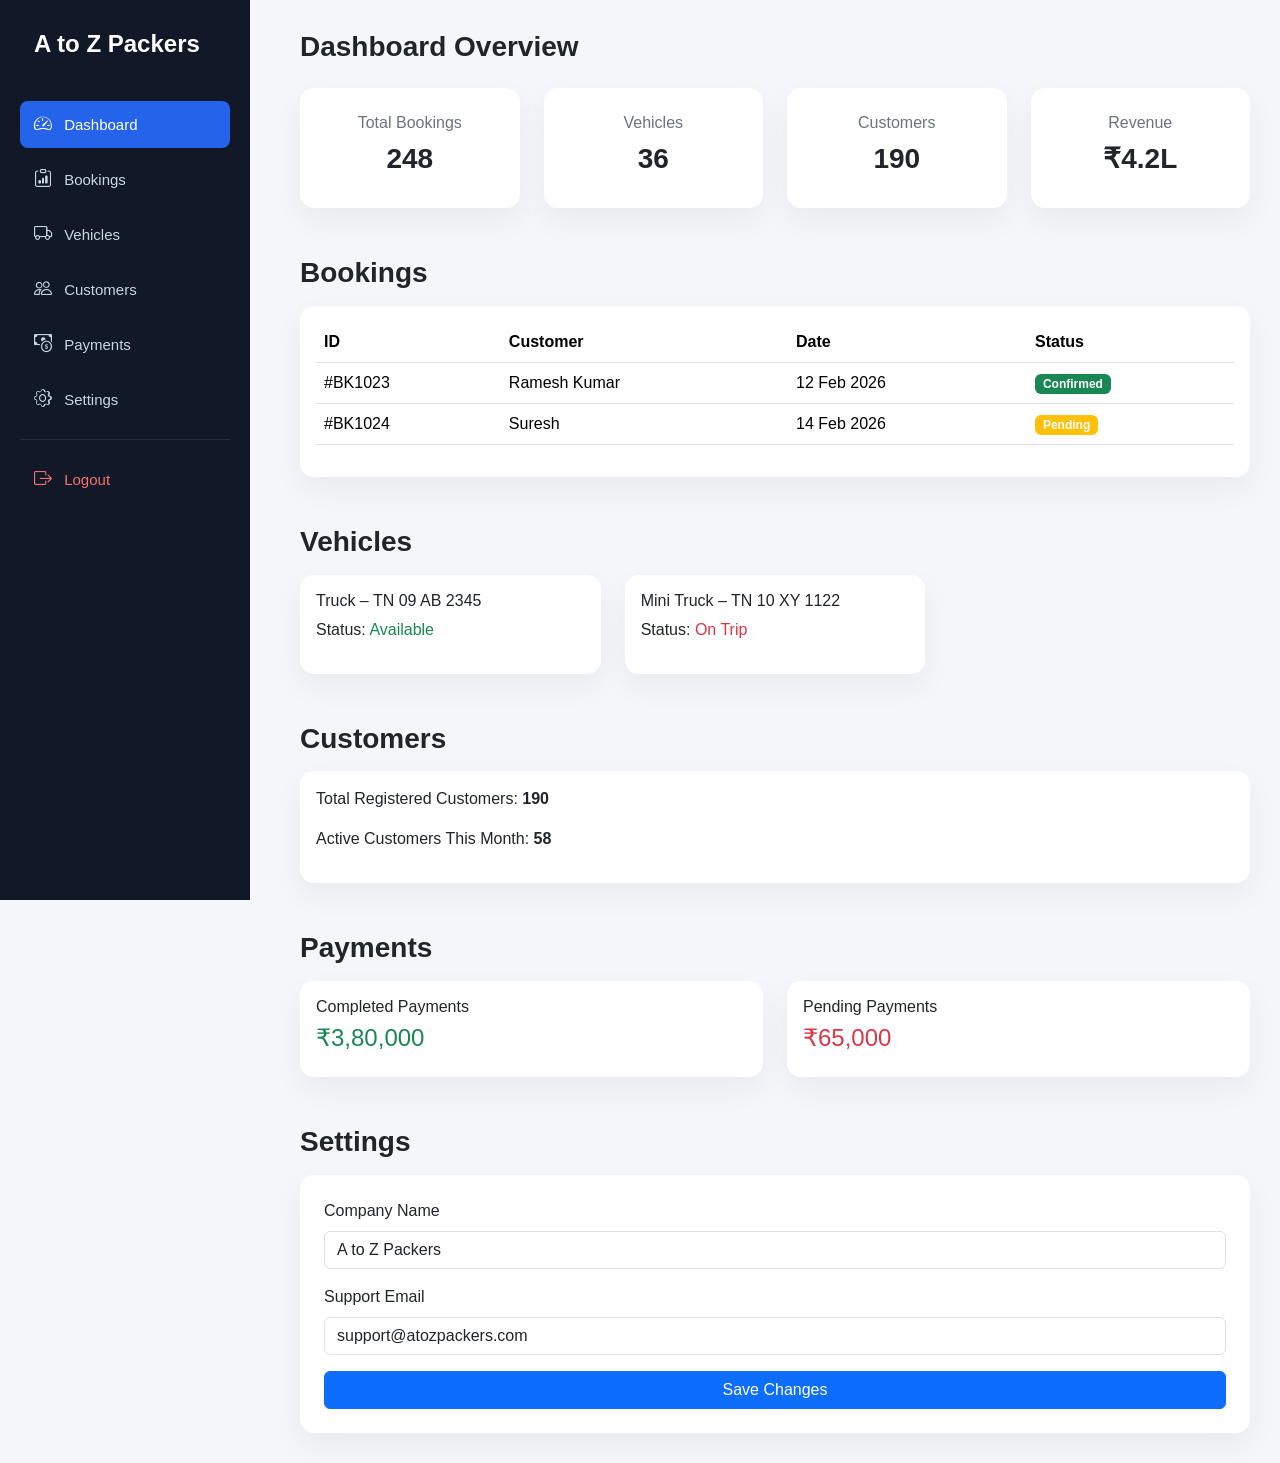
<file: admin.html>
<!DOCTYPE html>
<html lang="en">
<head>
  <meta charset="UTF-8" />
  <title>A to Z Packers – Admin Dashboard</title>
  <meta name="viewport" content="width=device-width, initial-scale=1">

  <!-- Bootstrap 5 -->
  <link href="https://cdn.jsdelivr.net/npm/bootstrap@5.3.2/dist/css/bootstrap.min.css" rel="stylesheet">

  <!-- Bootstrap Icons -->
  <link href="https://cdn.jsdelivr.net/npm/bootstrap-icons/font/bootstrap-icons.css" rel="stylesheet">

  <style>
    body {
      font-family: "Segoe UI", sans-serif;
      background: #f4f6f9;
    }

    /* Sidebar */
    .sidebar {
      width: 250px;
      min-height: 100vh;
      background: #111827;
      position: fixed;
      top: 0;
      left: 0;
      padding: 20px;
    }

    .sidebar h4 {
      color: #fff;
    }

    .sidebar a {
      display: block;
      color: #cbd5e1;
      padding: 10px 14px;
      border-radius: 8px;
      margin-bottom: 8px;
      text-decoration: none;
      transition: 0.3s;
      font-size: 15px;
    }

    .sidebar a i {
      font-size: 18px;
    }

    .sidebar a:hover,
    .sidebar a.active {
      background: #2563eb;
      color: #fff;
    }

    .sidebar .logout {
      color: #f87171;
    }

    /* Main Content */
    .main-content {
      margin-left: 270px;
      padding: 30px;
    }

    /* Cards */
    .stat-card {
      background: #fff;
      border-radius: 14px;
      padding: 25px;
      box-shadow: 0 12px 30px rgba(0,0,0,0.05);
      text-align: center;
    }

    .stat-card h6 {
      color: #6b7280;
    }

    .stat-card h3 {
      font-weight: bold;
      margin-top: 10px;
    }

    .card {
      border-radius: 14px;
      border: none;
      box-shadow: 0 12px 30px rgba(0,0,0,0.05);
    }

    table th {
      background: #f1f5f9;
    }

    /* Responsive */
    @media(max-width: 768px) {
      .sidebar {
        position: relative;
        width: 100%;
        min-height: auto;
      }
      .main-content {
        margin-left: 0;
      }
    }
  </style>
</head>

<body>

<!-- SIDEBAR -->
<div class="sidebar">
  <a href="index.html">
  <h4 class="fw-bold mb-4">A to Z Packers</h4>
</a>

  <a href="#dashboard" class="active">
    <i class="bi bi-speedometer2 me-2"></i> Dashboard
  </a>

  <a href="#bookings">
    <i class="bi bi-clipboard-data me-2"></i> Bookings
  </a>

  <a href="#vehicles">
    <i class="bi bi-truck me-2"></i> Vehicles
  </a>

  <a href="#customers">
    <i class="bi bi-people me-2"></i> Customers
  </a>

  <a href="#payments">
    <i class="bi bi-cash-coin me-2"></i> Payments
  </a>

  <a href="#settings">
    <i class="bi bi-gear me-2"></i> Settings
  </a>

  <hr class="text-secondary">

  <a href="signup.html" class="logout">
    <i class="bi bi-box-arrow-right me-2"></i> Logout
  </a>
</div>

<!-- MAIN CONTENT -->
<div class="main-content">

  <!-- DASHBOARD -->
  <section id="dashboard">
    <h3 class="mb-4 fw-bold">Dashboard Overview</h3>

    <div class="row g-4">
      <div class="col-md-3">
        <div class="stat-card">
          <h6>Total Bookings</h6>
          <h3>248</h3>
        </div>
      </div>
      <div class="col-md-3">
        <div class="stat-card">
          <h6>Vehicles</h6>
          <h3>36</h3>
        </div>
      </div>
      <div class="col-md-3">
        <div class="stat-card">
          <h6>Customers</h6>
          <h3>190</h3>
        </div>
      </div>
      <div class="col-md-3">
        <div class="stat-card">
          <h6>Revenue</h6>
          <h3>₹4.2L</h3>
        </div>
      </div>
    </div>
  </section>

  <!-- BOOKINGS -->
  <section id="bookings" class="mt-5">
    <h3 class="fw-bold mb-3">Bookings</h3>

    <div class="card p-3">
      <table class="table table-hover">
        <thead>
          <tr>
            <th>ID</th>
            <th>Customer</th>
            <th>Date</th>
            <th>Status</th>
          </tr>
        </thead>
        <tbody>
          <tr>
            <td>#BK1023</td>
            <td>Ramesh Kumar</td>
            <td>12 Feb 2026</td>
            <td><span class="badge bg-success">Confirmed</span></td>
          </tr>
          <tr>
            <td>#BK1024</td>
            <td>Suresh</td>
            <td>14 Feb 2026</td>
            <td><span class="badge bg-warning">Pending</span></td>
          </tr>
        </tbody>
      </table>
    </div>
  </section>

  <!-- VEHICLES -->
  <section id="vehicles" class="mt-5">
    <h3 class="fw-bold mb-3">Vehicles</h3>

    <div class="row g-4">
      <div class="col-md-4">
        <div class="card p-3">
          <h6>Truck – TN 09 AB 2345</h6>
          <p>Status: <span class="text-success">Available</span></p>
        </div>
      </div>
      <div class="col-md-4">
        <div class="card p-3">
          <h6>Mini Truck – TN 10 XY 1122</h6>
          <p>Status: <span class="text-danger">On Trip</span></p>
        </div>
      </div>
    </div>
  </section>

  <!-- CUSTOMERS -->
  <section id="customers" class="mt-5">
    <h3 class="fw-bold mb-3">Customers</h3>

    <div class="card p-3">
      <p>Total Registered Customers: <strong>190</strong></p>
      <p>Active Customers This Month: <strong>58</strong></p>
    </div>
  </section>

  <!-- PAYMENTS -->
  <section id="payments" class="mt-5">
    <h3 class="fw-bold mb-3">Payments</h3>

    <div class="row g-4">
      <div class="col-md-6">
        <div class="card p-3">
          <h6>Completed Payments</h6>
          <h4 class="text-success">₹3,80,000</h4>
        </div>
      </div>
      <div class="col-md-6">
        <div class="card p-3">
          <h6>Pending Payments</h6>
          <h4 class="text-danger">₹65,000</h4>
        </div>
      </div>
    </div>
  </section>

  <!-- SETTINGS -->
  <section id="settings" class="mt-5">
    <h3 class="fw-bold mb-3">Settings</h3>

    <div class="card p-4">
      <div class="mb-3">
        <label class="form-label">Company Name</label>
        <input type="text" class="form-control" value="A to Z Packers">
      </div>
      <div class="mb-3">
        <label class="form-label">Support Email</label>
        <input type="email" class="form-control" value="support@atozpackers.com">
      </div>
      <button class="btn btn-primary">Save Changes</button>
    </div>
  </section>

</div>

<!-- Bootstrap JS -->
<script src="https://cdn.jsdelivr.net/npm/bootstrap@5.3.2/dist/js/bootstrap.bundle.min.js"></script>

</body>
</html>
</file>
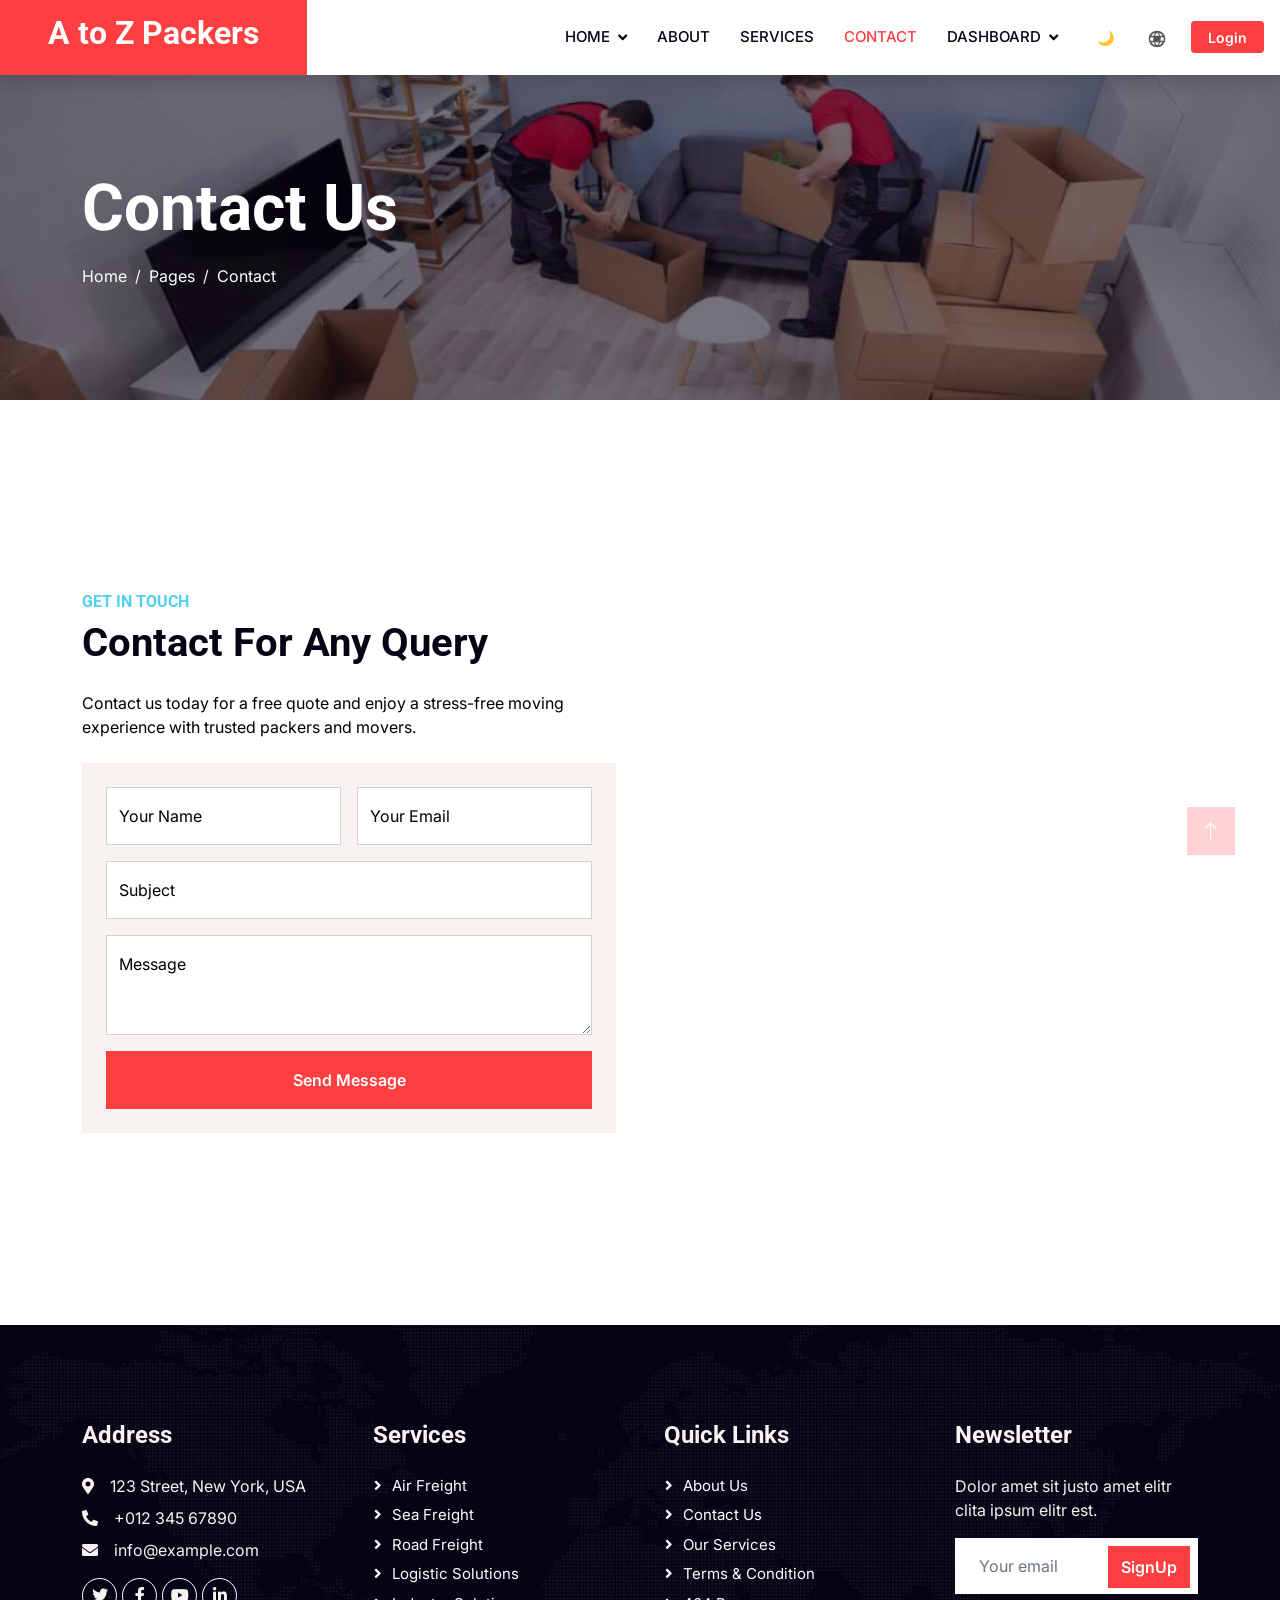
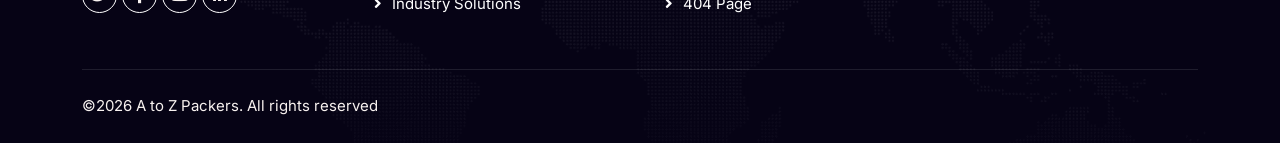
<file: contact.html>
<!DOCTYPE html>
<html lang="en">

<head>
    <meta charset="utf-8">
   <title>Moving Company</title>
    <meta content="width=device-width, initial-scale=1.0" name="viewport">
    <meta content="" name="keywords">
    <meta content="" name="description">

    <!-- Favicon -->
<link href="img/favv.png" rel="icon">

    <!-- Google Web Fonts -->
    <link rel="preconnect" href="https://fonts.googleapis.com">
    <link rel="preconnect" href="https://fonts.gstatic.com" crossorigin>
    <link href="https://fonts.googleapis.com/css2?family=Inter:wght@400;600&family=Roboto:wght@500;700&display=swap" rel="stylesheet">

    <!-- Icon Font Stylesheet -->
    <link href="https://cdnjs.cloudflare.com/ajax/libs/font-awesome/5.10.0/css/all.min.css" rel="stylesheet">
    <link href="https://cdn.jsdelivr.net/npm/bootstrap-icons@1.4.1/font/bootstrap-icons.css" rel="stylesheet">

    <!-- Libraries Stylesheet -->
    <link href="lib/animate/animate.min.css" rel="stylesheet">
    <link href="lib/owlcarousel/assets/owl.carousel.min.css" rel="stylesheet">

    <!-- Customized Bootstrap Stylesheet -->
    <link href="css/bootstrap.min.css" rel="stylesheet">

    <!-- Template Stylesheet -->
    <link href="css/style.css" rel="stylesheet">
</head>

<body>
  
<style>

</style>

    <!-- Navbar Start -->
    <nav class="navbar navbar-expand-lg bg-white navbar-light shadow  border-5 border-primary sticky-top p-0">
        <a href="index.html" class="navbar-brand bg-primary d-flex align-items-center px-4 px-lg-5">
           <h2 class="mb-2 text-white">A to Z Packers</h2>
        </a>
        <button type="button" class="navbar-toggler me-4" data-bs-toggle="collapse" data-bs-target="#navbarCollapse">
            <span class="navbar-toggler-icon"></span>
        </button>
        <div class="collapse navbar-collapse" id="navbarCollapse">
            <div class="navbar-nav ms-auto p-4 p-lg-0">
                <div class="nav-item dropdown">
                    <a href="#" class="nav-link dropdown-toggle " data-bs-toggle="dropdown">Home</a>
                    <div class="dropdown-menu fade-up m-0">
                        <a href="index.html" class="dropdown-item">Home 1</a>
                        <a href="index2.html" class="dropdown-item">Home 2</a>
                 
                    </div>
                </div>
                <a href="about.html" class="nav-item nav-link">About</a>
                <a href="service.html" class="nav-item nav-link">Services</a>
               
                <a href="contact.html" class="nav-item nav-link active">Contact</a>
                   <div class="nav-item dropdown">
                    <a href="#" class="nav-link dropdown-toggle " data-bs-toggle="dropdown"> Dashboard</a>
                    <div class="dropdown-menu fade-up m-0">
                        <a href="admin.html" class="dropdown-item">Admin</a>
                        <a href="dashboard.html" class="dropdown-item">User</a>
                 
                    </div>
                </div>
        

            </div>
            
             <div class="d-flex align-items-center gap-3 pe-3">
  <button class="themeToggle btn btn-sm">🌙</button>

  <button class="rtlToggle btn btn-sm bg-transparent border-0">
    <svg xmlns="http://www.w3.org/2000/svg" width="20" height="20" fill="currentColor" viewBox="0 0 24 24">
      <path d="M12 2a10 10 0 100 20 10 10 0 000-20zm6.93 6h-3.17a15.4 15.4 0 00-1.6-3.56A8.03 8.03 0 0118.93 8zM12 4.07A13.5 13.5 0 0114.44 8H9.56A13.5 13.5 0 0112 4.07zM5.07 8A8.03 8.03 0 019.84 4.44 15.4 15.4 0 008.24 8H5.07zM4.07 10h3.64a17.2 17.2 0 000 4H4.07a7.96 7.96 0 010-4zm1 6h3.17a15.4 15.4 0 001.6 3.56A8.03 8.03 0 015.07 16zM12 19.93A13.5 13.5 0 019.56 16h4.88A13.5 13.5 0 0112 19.93zM18.93 16a8.03 8.03 0 01-4.77 3.56A15.4 15.4 0 0015.76 16h3.17zM19.93 14h-3.64a17.2 17.2 0 000-4h3.64a7.96 7.96 0 010 4z"/>
    </svg>
  </button>

  

  <a href="signup.html" class="btn btn-primary btn-sm px-3 d-flex align-items-center justify-content-center" style="height: 32px;">
  Login
</a>

</div>

        </div>
    </nav>
    <!-- Navbar End -->


    <!-- Page Header Start -->
    <div class="container-fluid page-header py-5" style="margin-bottom: 6rem;">
        <div class="container py-5">
            <h1 class="display-3 text-white mb-3 animated slideInDown">Contact Us</h1>
            <nav aria-label="breadcrumb animated slideInDown">
                <ol class="breadcrumb">
                    <li class="breadcrumb-item"><a class="text-white" href="#">Home</a></li>   <li class="breadcrumb-item"><a class="text-white" href="#">Pages</a></li>
                    <li class="breadcrumb-item text-white active" aria-current="page">Contact</li>
                </ol>
            </nav>
        </div>
    </div>
    <!-- Page Header End -->


    <!-- Contact Start -->
    <div class="container-fluid overflow-hidden py-5 px-lg-0">
        <div class="container contact-page py-5 px-lg-0">
            <div class="row g-5 mx-lg-0">
                <div class="col-md-6 contact-form wow fadeIn" data-wow-delay="0.1s">
                    <h6 class="text-secondary text-uppercase">Get In Touch</h6>
                    <h1 class="mb-4">Contact For Any Query</h1>
                    <p class="mb-4"> Contact us today for a free quote and enjoy a stress-free moving experience with trusted packers and movers.</p>
                    <div class="bg-light p-4">
                        <form>
                            <div class="row g-3">
                                <div class="col-md-6">
                                    <div class="form-floating">
                                        <input type="text" class="form-control" id="name" placeholder="Your Name">
                                        <label for="name">Your Name</label>
                                    </div>
                                </div>
                                <div class="col-md-6">
                                    <div class="form-floating">
                                        <input type="email" class="form-control" id="email" placeholder="Your Email">
                                        <label for="email">Your Email</label>
                                    </div>
                                </div>
                                <div class="col-12">
                                    <div class="form-floating">
                                        <input type="text" class="form-control" id="subject" placeholder="Subject">
                                        <label for="subject">Subject</label>
                                    </div>
                                </div>
                                <div class="col-12">
                                    <div class="form-floating">
                                        <textarea class="form-control" placeholder="" id="message" style="height: 100px"></textarea>
                                        <label for="message">Message</label>
                                    </div>
                                </div>
                                <div class="col-12">
                                    <button class="btn btn-primary w-100 py-3" type="submit">Send Message</button>
                                </div>
                            </div>
                        </form>
                    </div>
                </div>
                <div class="col-md-6 pe-lg-0 wow fadeInRight" data-wow-delay="0.1s">
                    <div class="position-relative h-100">
                        <iframe class="position-absolute w-100 h-100" style="object-fit: cover;"
                        src="https://www.google.com/maps/embed?pb=!1m18!1m12!1m3!1d3001156.4288297426!2d-78.01371936852176!3d42.72876761954724!2m3!1f0!2f0!3f0!3m2!1i1024!2i768!4f13.1!3m3!1m2!1s0x4ccc4bf0f123a5a9%3A0xddcfc6c1de189567!2sNew%20York%2C%20USA!5e0!3m2!1sen!2sbd!4v1603794290143!5m2!1sen!2sbd"
                        frameborder="0" allowfullscreen="" aria-hidden="false"
                        tabindex="0"></iframe>
                    </div>
                </div>
            </div>
        </div>
    </div>
    <!-- Contact End -->


    <!-- Footer Start -->
    <div class="container-fluid bg-dark text-light footer pt-5 wow fadeIn" data-wow-delay="0.1s" style="margin-top: 6rem;">
        <div class="container py-5">
            <div class="row g-5">
                <div class="col-lg-3 col-md-6">
                    <h4 class="text-light mb-4">Address</h4>
                    <p class="mb-2"><i class="fa fa-map-marker-alt me-3"></i>123 Street, New York, USA</p>
                    <p class="mb-2"><i class="fa fa-phone-alt me-3"></i>+012 345 67890</p>
                    <p class="mb-2"><i class="fa fa-envelope me-3"></i>info@example.com</p>
                    <div class="d-flex pt-2">
                        <a class="btn btn-outline-light btn-social" href=""><i class="fab fa-twitter"></i></a>
                        <a class="btn btn-outline-light btn-social" href=""><i class="fab fa-facebook-f"></i></a>
                        <a class="btn btn-outline-light btn-social" href=""><i class="fab fa-youtube"></i></a>
                        <a class="btn btn-outline-light btn-social" href=""><i class="fab fa-linkedin-in"></i></a>
                    </div>
                </div>
                <div class="col-lg-3 col-md-6">
                    <h4 class="text-light mb-4">Services</h4>
                    <a class="btn btn-link" href="">Air Freight</a>
                    <a class="btn btn-link" href="">Sea Freight</a>
                    <a class="btn btn-link" href="">Road Freight</a>
                    <a class="btn btn-link" href="">Logistic Solutions</a>
                    <a class="btn btn-link" href="">Industry solutions</a>
                </div>
                <div class="col-lg-3 col-md-6">
                    <h4 class="text-light mb-4">Quick Links</h4>
                    <a class="btn btn-link" href="">About Us</a>
                    <a class="btn btn-link" href="">Contact Us</a>
                    <a class="btn btn-link" href="">Our Services</a>
                    <a class="btn btn-link" href="">Terms & Condition</a>
                    <a class="btn btn-link" href="./404.html">404 Page</a>
                </div>
                <div class="col-lg-3 col-md-6">
                    <h4 class="text-light mb-4">Newsletter</h4>
                    <p>Dolor amet sit justo amet elitr clita ipsum elitr est.</p>
                    <div class="position-relative mx-auto" style="max-width: 400px;">
                        <input class="form-control border-0 w-100 py-3 ps-4 pe-5" type="text" placeholder="Your email">
                        <button type="button" class="btn btn-primary py-2 position-absolute top-0 end-0 mt-2 me-2">SignUp</button>
                    </div>
                </div>
            </div>
        </div>
        <div class="container">
            <div class="copyright">
                <div class="row">
                    <div class="col-md-6 text-center text-md-start mb-3 mb-md-0">
                         &copy;<script>document.write(new Date().getFullYear());</script> A to Z Packers. All rights reserved 
                    </div>
                  
                </div>
            </div>
        </div>
    </div>
    <!-- Footer End -->


    <!-- Back to Top -->
    <a href="#" class="btn btn-lg btn-primary btn-lg-square rounded-0 back-to-top"><i class="bi bi-arrow-up"></i></a>


    <!-- JavaScript Libraries -->
    <script src="https://code.jquery.com/jquery-3.4.1.min.js"></script>
    <script src="https://cdn.jsdelivr.net/npm/bootstrap@5.0.0/dist/js/bootstrap.bundle.min.js"></script>
    <script src="lib/wow/wow.min.js"></script>
    <script src="lib/easing/easing.min.js"></script>
    <script src="lib/waypoints/waypoints.min.js"></script>
    <script src="lib/counterup/counterup.min.js"></script>
    <script src="lib/owlcarousel/owl.carousel.min.js"></script>
  <script src="js/themertl.js"></script> 
    <!-- Template Javascript -->
    <script src="js/main.js"></script>
</body>

</html>
</file>
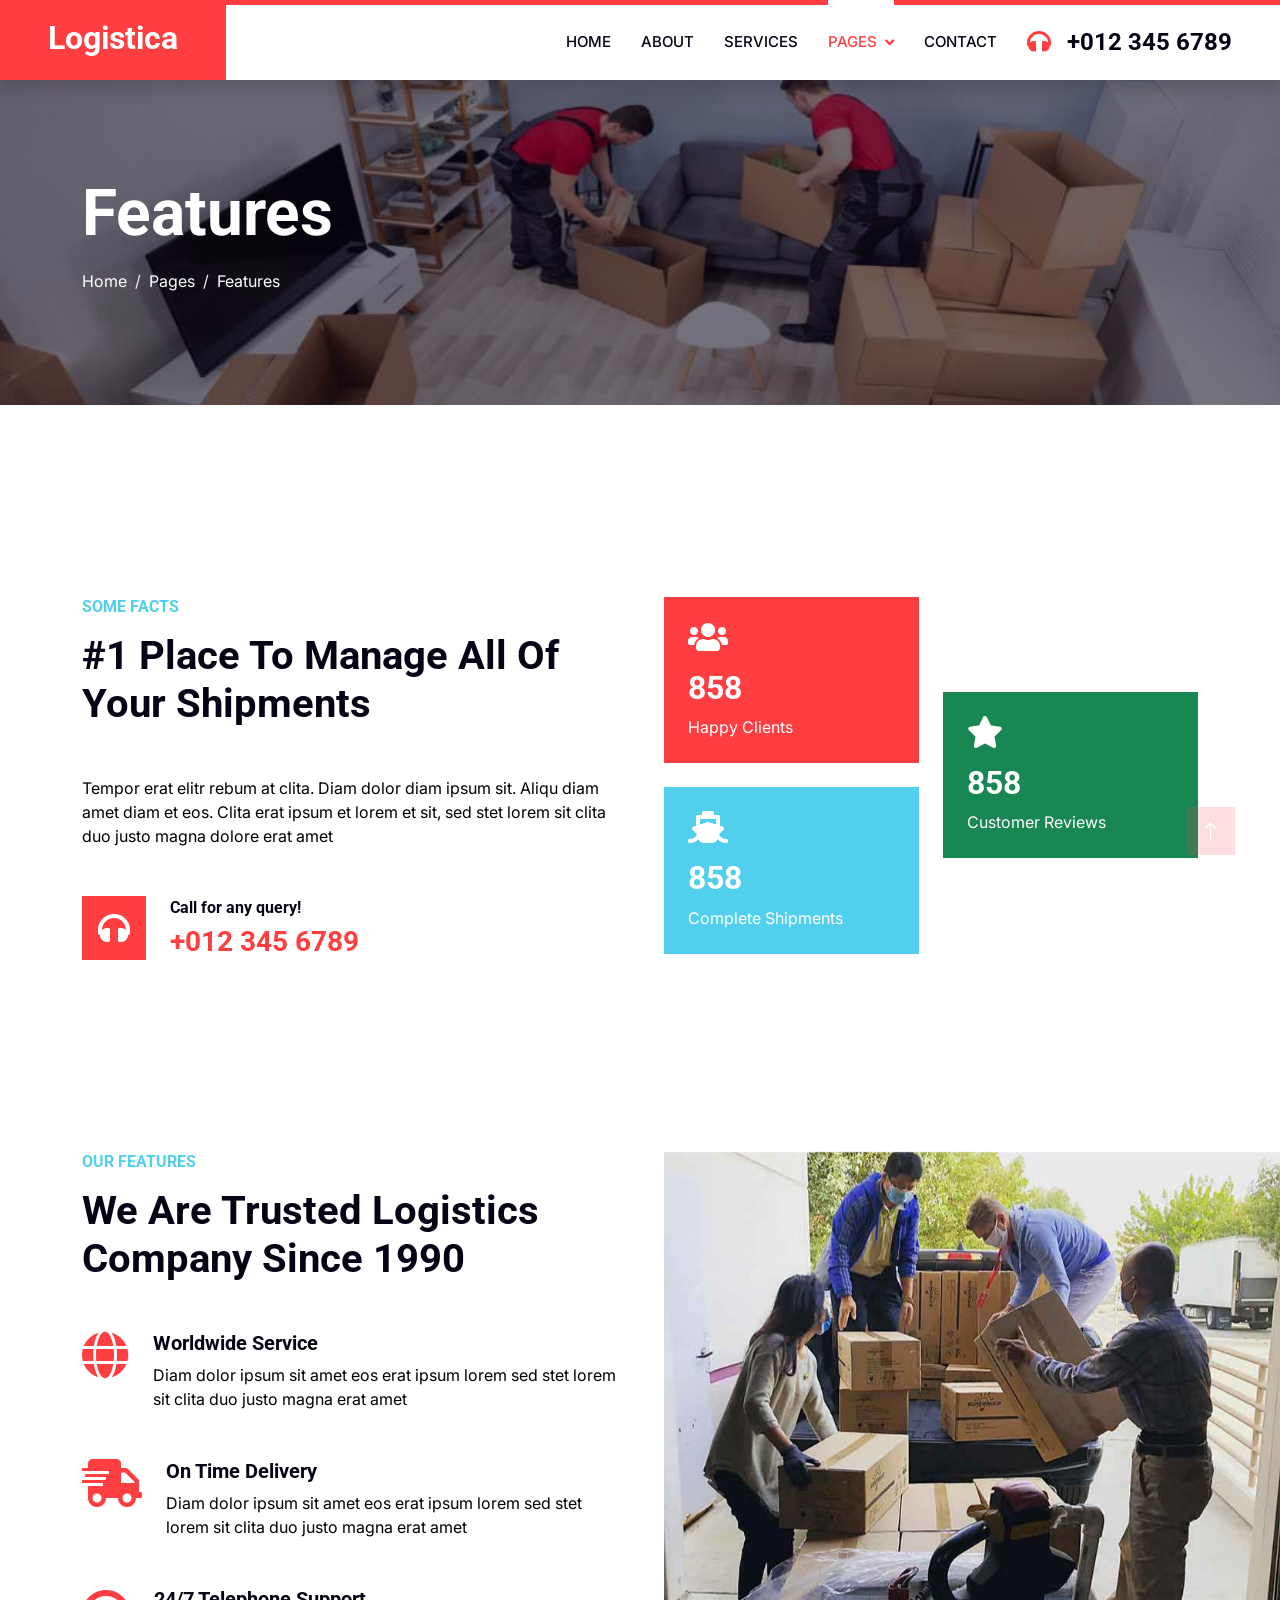
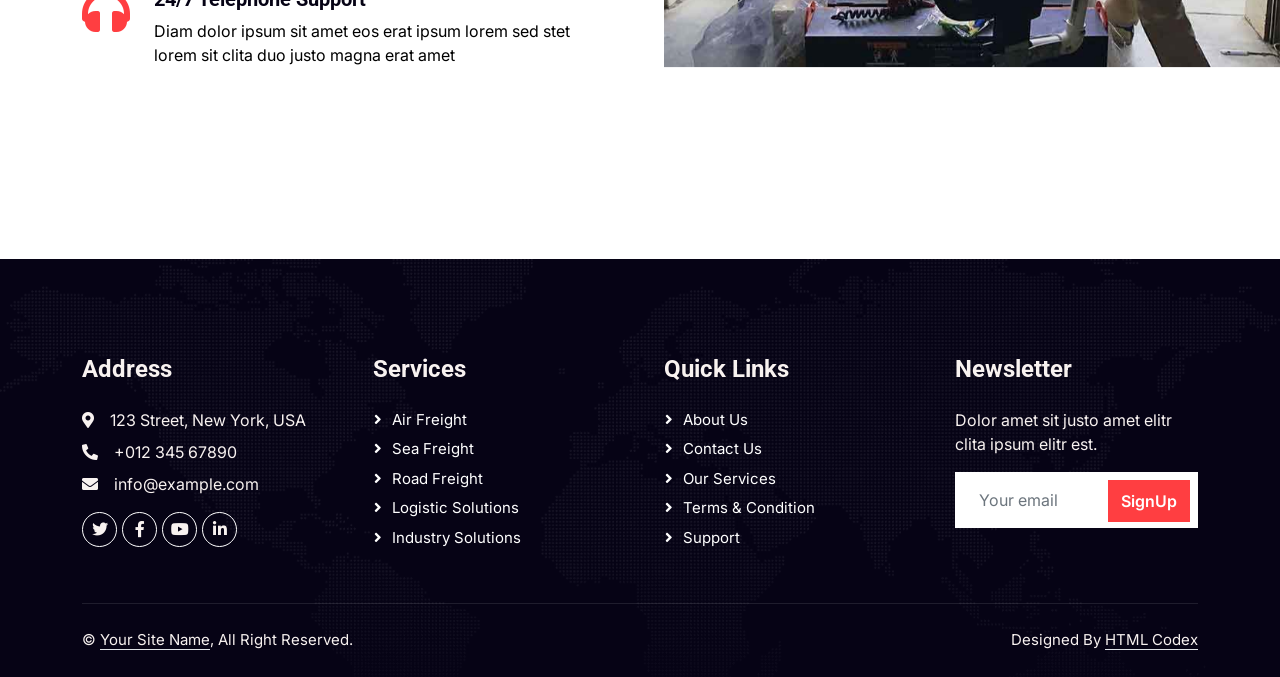
<file: feature.html>
<!DOCTYPE html>
<html lang="en">

<head>
    <meta charset="utf-8">
    <title>Logistica - Shipping Company Website Template</title>
    <meta content="width=device-width, initial-scale=1.0" name="viewport">
    <meta content="" name="keywords">
    <meta content="" name="description">

    <!-- Favicon -->
    <link href="img/favicon.ico" rel="icon">

    <!-- Google Web Fonts -->
    <link rel="preconnect" href="https://fonts.googleapis.com">
    <link rel="preconnect" href="https://fonts.gstatic.com" crossorigin>
    <link href="https://fonts.googleapis.com/css2?family=Inter:wght@400;600&family=Roboto:wght@500;700&display=swap" rel="stylesheet">

    <!-- Icon Font Stylesheet -->
    <link href="https://cdnjs.cloudflare.com/ajax/libs/font-awesome/5.10.0/css/all.min.css" rel="stylesheet">
    <link href="https://cdn.jsdelivr.net/npm/bootstrap-icons@1.4.1/font/bootstrap-icons.css" rel="stylesheet">

    <!-- Libraries Stylesheet -->
    <link href="lib/animate/animate.min.css" rel="stylesheet">
    <link href="lib/owlcarousel/assets/owl.carousel.min.css" rel="stylesheet">

    <!-- Customized Bootstrap Stylesheet -->
    <link href="css/bootstrap.min.css" rel="stylesheet">

    <!-- Template Stylesheet -->
    <link href="css/style.css" rel="stylesheet">
</head>

<body>
    <!-- Spinner Start -->
    <div id="spinner" class="show bg-white position-fixed translate-middle w-100 vh-100 top-50 start-50 d-flex align-items-center justify-content-center">
        <div class="spinner-grow text-primary" style="width: 3rem; height: 3rem;" role="status">
            <span class="sr-only">Loading...</span>
        </div>
    </div>
    <!-- Spinner End -->


    <!-- Navbar Start -->
    <nav class="navbar navbar-expand-lg bg-white navbar-light shadow border-top border-5 border-primary sticky-top p-0">
        <a href="index.html" class="navbar-brand bg-primary d-flex align-items-center px-4 px-lg-5">
            <h2 class="mb-2 text-white">Logistica</h2>
        </a>
        <button type="button" class="navbar-toggler me-4" data-bs-toggle="collapse" data-bs-target="#navbarCollapse">
            <span class="navbar-toggler-icon"></span>
        </button>
        <div class="collapse navbar-collapse" id="navbarCollapse">
            <div class="navbar-nav ms-auto p-4 p-lg-0">
                <a href="index.html" class="nav-item nav-link">Home</a>
                <a href="about.html" class="nav-item nav-link">About</a>
                <a href="service.html" class="nav-item nav-link">Services</a>
                <div class="nav-item dropdown">
                    <a href="#" class="nav-link dropdown-toggle active" data-bs-toggle="dropdown">Pages</a>
                    <div class="dropdown-menu fade-up m-0">
                        <a href="price.html" class="dropdown-item">Pricing Plan</a>
                        <a href="feature.html" class="dropdown-item active">Features</a>
                        <a href="quote.html" class="dropdown-item">Free Quote</a>
                        <a href="team.html" class="dropdown-item">Our Team</a>
                        <a href="testimonial.html" class="dropdown-item">Testimonial</a>
                        <a href="404.html" class="dropdown-item">404 Page</a>
                    </div>
                </div>
                <a href="contact.html" class="nav-item nav-link">Contact</a>
            </div>
            <h4 class="m-0 pe-lg-5 d-none d-lg-block"><i class="fa fa-headphones text-primary me-3"></i>+012 345 6789</h4>
        </div>
    </nav>
    <!-- Navbar End -->


    <!-- Page Header Start -->
    <div class="container-fluid page-header py-5" style="margin-bottom: 6rem;">
        <div class="container py-5">
            <h1 class="display-3 text-white mb-3 animated slideInDown">Features</h1>
            <nav aria-label="breadcrumb animated slideInDown">
                <ol class="breadcrumb">
                    <li class="breadcrumb-item"><a class="text-white" href="#">Home</a></li>
                    <li class="breadcrumb-item"><a class="text-white" href="#">Pages</a></li>
                    <li class="breadcrumb-item text-white active" aria-current="page">Features</li>
                </ol>
            </nav>
        </div>
    </div>
    <!-- Page Header End -->


    <!-- Fact Start -->
    <div class="container-xxl py-5">
        <div class="container py-5">
            <div class="row g-5">
                <div class="col-lg-6 wow fadeInUp" data-wow-delay="0.1s">
                    <h6 class="text-secondary text-uppercase mb-3">Some Facts</h6>
                    <h1 class="mb-5">#1 Place To Manage All Of Your Shipments</h1>
                    <p class="mb-5">Tempor erat elitr rebum at clita. Diam dolor diam ipsum sit. Aliqu diam amet diam et eos. Clita erat ipsum et lorem et sit, sed stet lorem sit clita duo justo magna dolore erat amet</p>
                    <div class="d-flex align-items-center">
                        <i class="fa fa-headphones fa-2x flex-shrink-0 bg-primary p-3 text-white"></i>
                        <div class="ps-4">
                            <h6>Call for any query!</h6>
                            <h3 class="text-primary m-0">+012 345 6789</h3>
                        </div>
                    </div>
                </div>
                <div class="col-lg-6">
                    <div class="row g-4 align-items-center">
                        <div class="col-sm-6">
                            <div class="bg-primary p-4 mb-4 wow fadeIn" data-wow-delay="0.3s">
                                <i class="fa fa-users fa-2x text-white mb-3"></i>
                                <h2 class="text-white mb-2" data-toggle="counter-up">1234</h2>
                                <p class="text-white mb-0">Happy Clients</p>
                            </div>
                            <div class="bg-secondary p-4 wow fadeIn" data-wow-delay="0.5s">
                                <i class="fa fa-ship fa-2x text-white mb-3"></i>
                                <h2 class="text-white mb-2" data-toggle="counter-up">1234</h2>
                                <p class="text-white mb-0">Complete Shipments</p>
                            </div>
                        </div>
                        <div class="col-sm-6">
                            <div class="bg-success p-4 wow fadeIn" data-wow-delay="0.7s">
                                <i class="fa fa-star fa-2x text-white mb-3"></i>
                                <h2 class="text-white mb-2" data-toggle="counter-up">1234</h2>
                                <p class="text-white mb-0">Customer Reviews</p>
                            </div>
                        </div>
                    </div>
                </div>
            </div>
        </div>
    </div>
    <!-- Fact End -->


    <!-- Feature Start -->
    <div class="container-fluid overflow-hidden py-5 px-lg-0">
        <div class="container feature py-5 px-lg-0">
            <div class="row g-5 mx-lg-0">
                <div class="col-lg-6 feature-text wow fadeInUp" data-wow-delay="0.1s">
                    <h6 class="text-secondary text-uppercase mb-3">Our Features</h6>
                    <h1 class="mb-5">We Are Trusted Logistics Company Since 1990</h1>
                    <div class="d-flex mb-5 wow fadeInUp" data-wow-delay="0.3s">
                        <i class="fa fa-globe text-primary fa-3x flex-shrink-0"></i>
                        <div class="ms-4">
                            <h5>Worldwide Service</h5>
                            <p class="mb-0">Diam dolor ipsum sit amet eos erat ipsum lorem sed stet lorem sit clita duo justo magna erat amet</p>
                        </div>
                    </div>
                    <div class="d-flex mb-5 wow fadeIn" data-wow-delay="0.5s">
                        <i class="fa fa-shipping-fast text-primary fa-3x flex-shrink-0"></i>
                        <div class="ms-4">
                            <h5>On Time Delivery</h5>
                            <p class="mb-0">Diam dolor ipsum sit amet eos erat ipsum lorem sed stet lorem sit clita duo justo magna erat amet</p>
                        </div>
                    </div>
                    <div class="d-flex mb-0 wow fadeInUp" data-wow-delay="0.7s">
                        <i class="fa fa-headphones text-primary fa-3x flex-shrink-0"></i>
                        <div class="ms-4">
                            <h5>24/7 Telephone Support</h5>
                            <p class="mb-0">Diam dolor ipsum sit amet eos erat ipsum lorem sed stet lorem sit clita duo justo magna erat amet</p>
                        </div>
                    </div>
                </div>
                <div class="col-lg-6 pe-lg-0 wow fadeInRight" data-wow-delay="0.1s" style="min-height: 400px;">
                    <div class="position-relative h-100">
                        <img class="position-absolute img-fluid w-100 h-100" src="img/feature.jpg" style="object-fit: cover;" alt="">
                    </div>
                </div>
            </div>
        </div>
    </div>
    <!-- Feature End -->
        

    <!-- Footer Start -->
    <div class="container-fluid bg-dark text-light footer pt-5 wow fadeIn" data-wow-delay="0.1s" style="margin-top: 6rem;">
        <div class="container py-5">
            <div class="row g-5">
                <div class="col-lg-3 col-md-6">
                    <h4 class="text-light mb-4">Address</h4>
                    <p class="mb-2"><i class="fa fa-map-marker-alt me-3"></i>123 Street, New York, USA</p>
                    <p class="mb-2"><i class="fa fa-phone-alt me-3"></i>+012 345 67890</p>
                    <p class="mb-2"><i class="fa fa-envelope me-3"></i>info@example.com</p>
                    <div class="d-flex pt-2">
                        <a class="btn btn-outline-light btn-social" href=""><i class="fab fa-twitter"></i></a>
                        <a class="btn btn-outline-light btn-social" href=""><i class="fab fa-facebook-f"></i></a>
                        <a class="btn btn-outline-light btn-social" href=""><i class="fab fa-youtube"></i></a>
                        <a class="btn btn-outline-light btn-social" href=""><i class="fab fa-linkedin-in"></i></a>
                    </div>
                </div>
                <div class="col-lg-3 col-md-6">
                    <h4 class="text-light mb-4">Services</h4>
                    <a class="btn btn-link" href="">Air Freight</a>
                    <a class="btn btn-link" href="">Sea Freight</a>
                    <a class="btn btn-link" href="">Road Freight</a>
                    <a class="btn btn-link" href="">Logistic Solutions</a>
                    <a class="btn btn-link" href="">Industry solutions</a>
                </div>
                <div class="col-lg-3 col-md-6">
                    <h4 class="text-light mb-4">Quick Links</h4>
                    <a class="btn btn-link" href="">About Us</a>
                    <a class="btn btn-link" href="">Contact Us</a>
                    <a class="btn btn-link" href="">Our Services</a>
                    <a class="btn btn-link" href="">Terms & Condition</a>
                    <a class="btn btn-link" href="">Support</a>
                </div>
                <div class="col-lg-3 col-md-6">
                    <h4 class="text-light mb-4">Newsletter</h4>
                    <p>Dolor amet sit justo amet elitr clita ipsum elitr est.</p>
                    <div class="position-relative mx-auto" style="max-width: 400px;">
                        <input class="form-control border-0 w-100 py-3 ps-4 pe-5" type="text" placeholder="Your email">
                        <button type="button" class="btn btn-primary py-2 position-absolute top-0 end-0 mt-2 me-2">SignUp</button>
                    </div>
                </div>
            </div>
        </div>
        <div class="container">
            <div class="copyright">
                <div class="row">
                    <div class="col-md-6 text-center text-md-start mb-3 mb-md-0">
                        &copy; <a class="border-bottom" href="#">Your Site Name</a>, All Right Reserved.
                    </div>
                    <div class="col-md-6 text-center text-md-end">
                        <!--/*** This template is free as long as you keep the footer author’s credit link/attribution link/backlink. If you'd like to use the template without the footer author’s credit link/attribution link/backlink, you can purchase the Credit Removal License from "https://htmlcodex.com/credit-removal". Thank you for your support. ***/-->
                        Designed By <a class="border-bottom" href="https://htmlcodex.com">HTML Codex</a>
                    </div>
                </div>
            </div>
        </div>
    </div>
    <!-- Footer End -->


    <!-- Back to Top -->
    <a href="#" class="btn btn-lg btn-primary btn-lg-square rounded-0 back-to-top"><i class="bi bi-arrow-up"></i></a>


    <!-- JavaScript Libraries -->
    <script src="https://code.jquery.com/jquery-3.4.1.min.js"></script>
    <script src="https://cdn.jsdelivr.net/npm/bootstrap@5.0.0/dist/js/bootstrap.bundle.min.js"></script>
    <script src="lib/wow/wow.min.js"></script>
    <script src="lib/easing/easing.min.js"></script>
    <script src="lib/waypoints/waypoints.min.js"></script>
    <script src="lib/counterup/counterup.min.js"></script>
    <script src="lib/owlcarousel/owl.carousel.min.js"></script>

    <!-- Template Javascript -->
    <script src="js/main.js"></script>
</body>

</html>
</file>
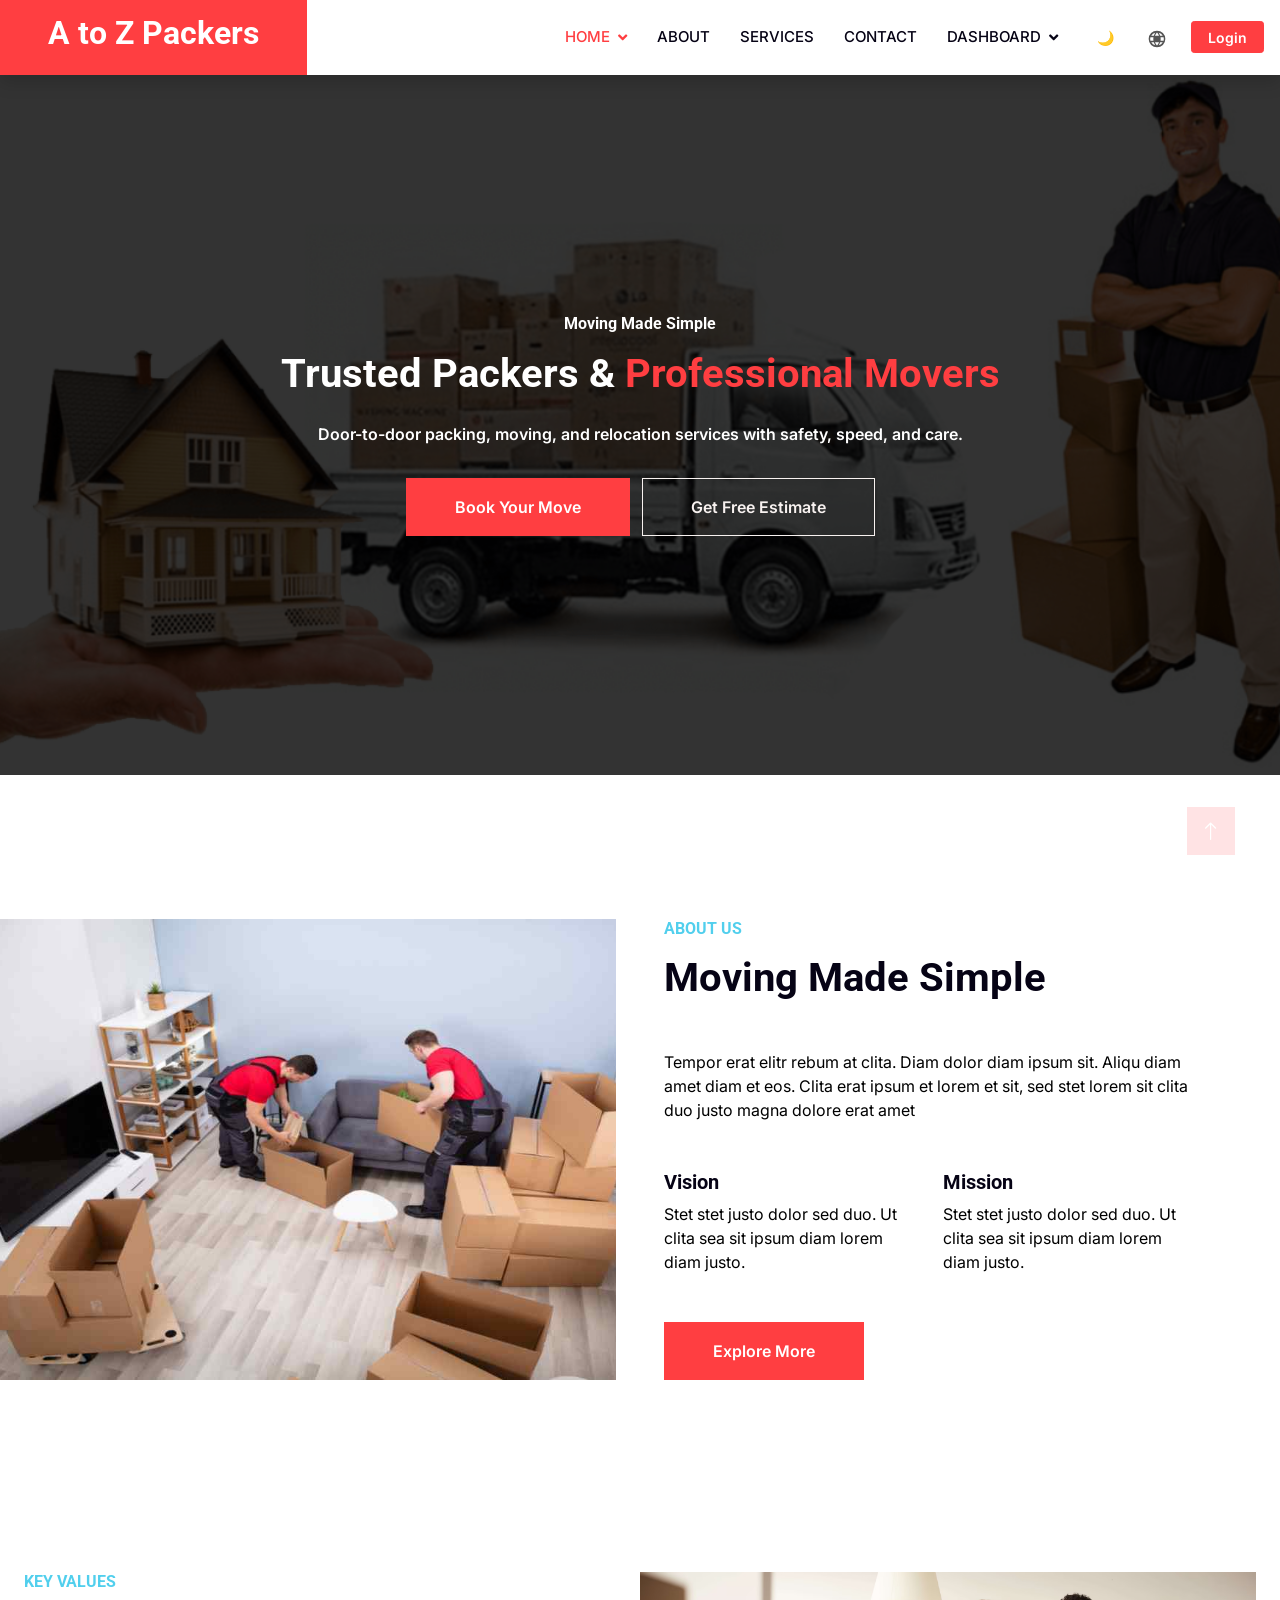
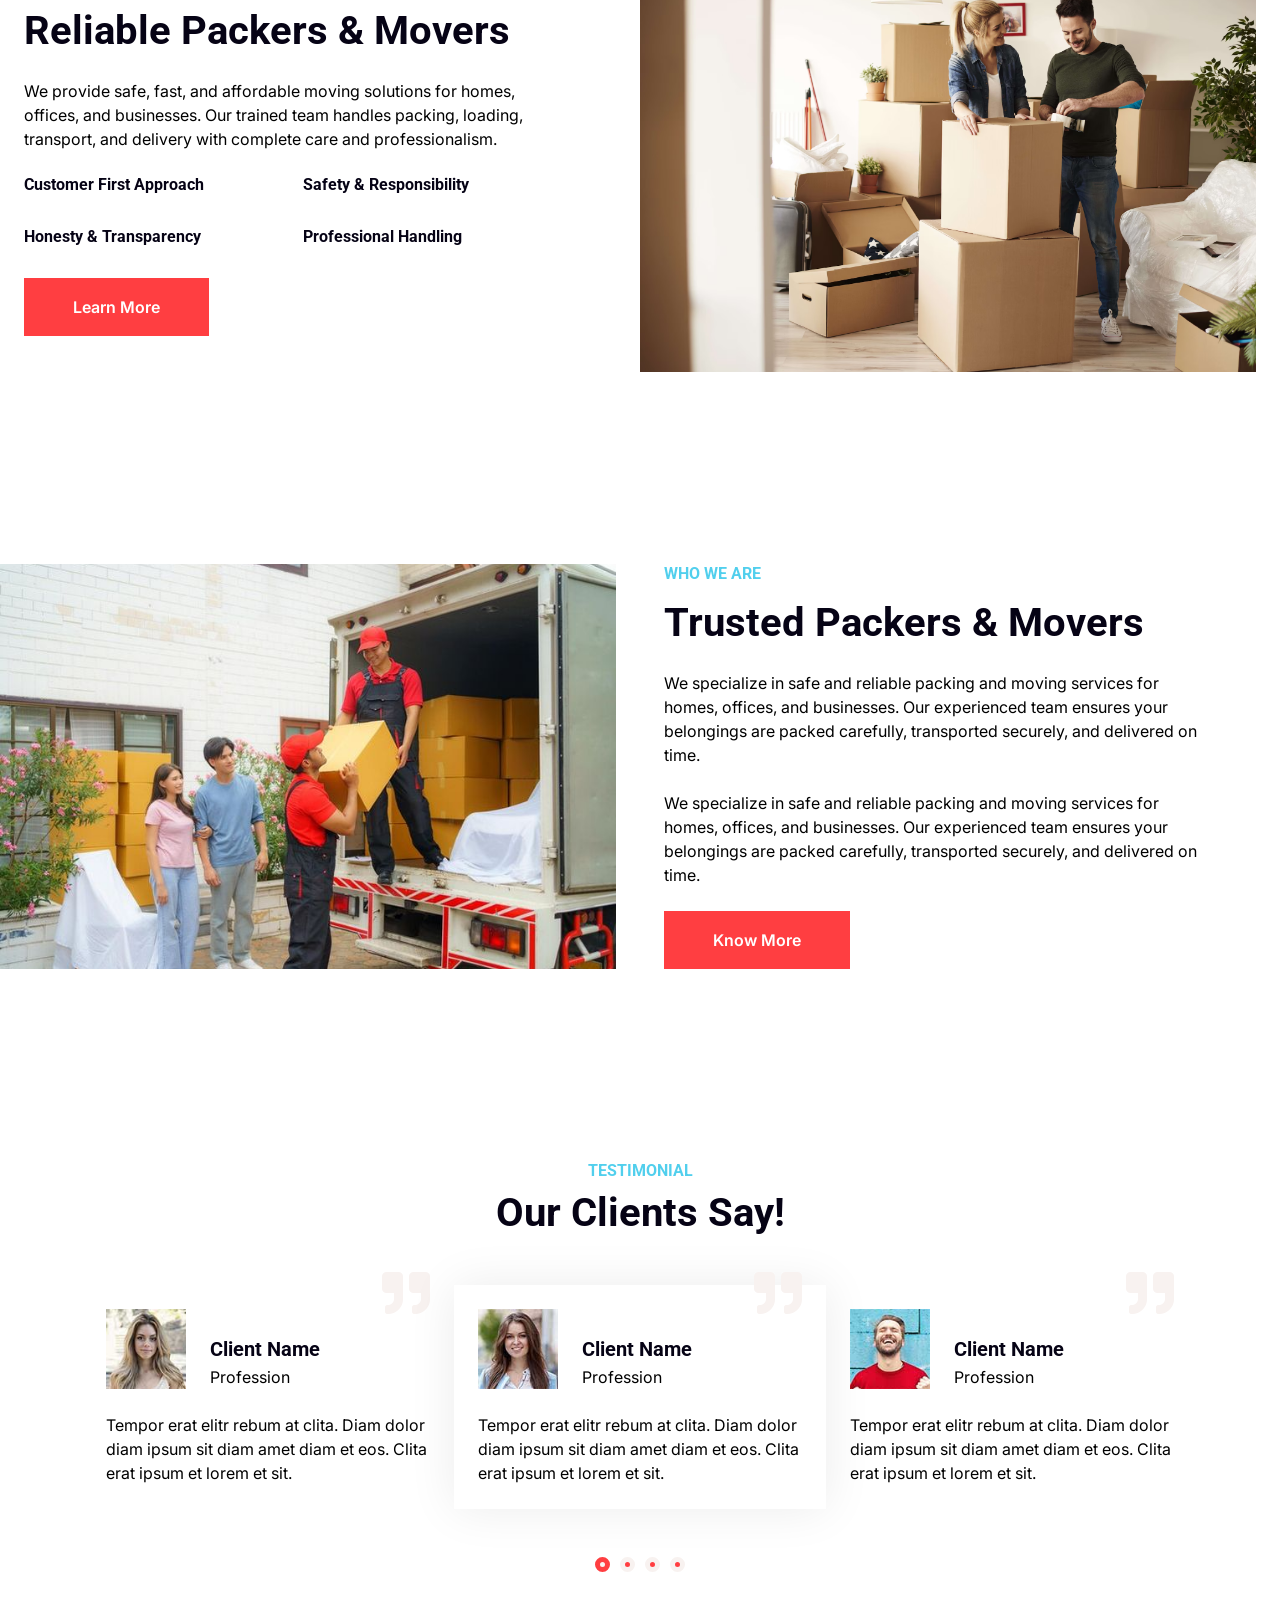
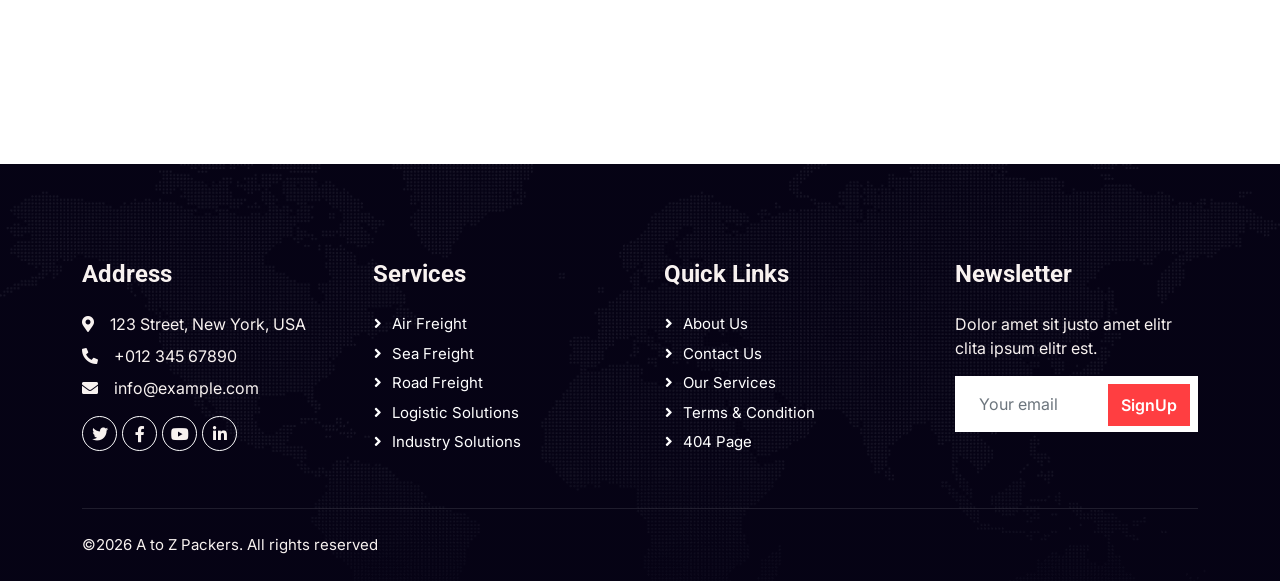
<file: index2.html>
<!DOCTYPE html>
<html lang="en">

<head>
    <meta charset="utf-8">
<title>Moving Company</title>
    <meta content="width=device-width, initial-scale=1.0" name="viewport">
    <meta content="" name="keywords">
    <meta content="" name="description">

    <!-- Favicon -->
    <link href="img/favv.png" rel="icon">

    <!-- Google Web Fonts -->
    <link rel="preconnect" href="https://fonts.googleapis.com">
    <link rel="preconnect" href="https://fonts.gstatic.com" crossorigin>
    <link href="https://fonts.googleapis.com/css2?family=Inter:wght@400;600&family=Roboto:wght@500;700&display=swap" rel="stylesheet">

    <!-- Icon Font Stylesheet -->
    <link href="https://cdnjs.cloudflare.com/ajax/libs/font-awesome/5.10.0/css/all.min.css" rel="stylesheet">
    <link href="https://cdn.jsdelivr.net/npm/bootstrap-icons@1.4.1/font/bootstrap-icons.css" rel="stylesheet">

    <!-- Libraries Stylesheet -->
    <link href="lib/animate/animate.min.css" rel="stylesheet">
    <link href="lib/owlcarousel/assets/owl.carousel.min.css" rel="stylesheet">

    <!-- Customized Bootstrap Stylesheet -->
    <link href="css/bootstrap.min.css" rel="stylesheet">

    <!-- Template Stylesheet -->
    <link href="css/style.css" rel="stylesheet">
</head>

<body>
    <!-- Spinner Start -->
   
    <!-- Spinner End -->


    <!-- Navbar Start -->
    <nav class="navbar navbar-expand-lg bg-white  navbar-light shadow  border-5 border-primary sticky-top p-0">
        <a href="index.html" class="navbar-brand bg-primary d-flex align-items-center px-4 px-lg-5">
            <h2 class="mb-2 text-white">A to Z Packers</h2>
        </a>
        <button type="button" class="navbar-toggler me-4" data-bs-toggle="collapse" data-bs-target="#navbarCollapse">
            <span class="navbar-toggler-icon"></span>
        </button>
        <div class="collapse navbar-collapse" id="navbarCollapse">
            <div class="navbar-nav ms-auto p-4 p-lg-0">
                 <div class="nav-item dropdown">
                    <a href="#" class="nav-link dropdown-toggle active" data-bs-toggle="dropdown">Home</a>
                    <div class="dropdown-menu fade-up m-0">
                        <a href="index.html" class="dropdown-item">Home 1</a>
                        <a href="index2.html" class="dropdown-item">Home 2</a>
                 
                    </div>
                </div>
                <!-- <a href="index.html" class="nav-item nav-link active">Home</a> -->
                <a href="about.html" class="nav-item nav-link">About</a>
                <a href="service.html" class="nav-item nav-link">Services</a>
               
                <a href="contact.html" class="nav-item nav-link">Contact</a>
                   <div class="nav-item dropdown">
                    <a href="#" class="nav-link dropdown-toggle " data-bs-toggle="dropdown"> Dashboard</a>
                    <div class="dropdown-menu fade-up m-0">
                        <a href="admin.html" class="dropdown-item">Admin</a>
                        <a href="dashboard.html" class="dropdown-item">User</a>
                 
                    </div>
                </div>
                 
            </div>
               <div class="d-flex align-items-center gap-3 pe-3">
  <button class="themeToggle btn btn-sm">🌙</button>

  <button class="rtlToggle btn btn-sm bg-transparent border-0">
    <svg xmlns="http://www.w3.org/2000/svg" width="20" height="20" fill="currentColor" viewBox="0 0 24 24">
      <path d="M12 2a10 10 0 100 20 10 10 0 000-20zm6.93 6h-3.17a15.4 15.4 0 00-1.6-3.56A8.03 8.03 0 0118.93 8zM12 4.07A13.5 13.5 0 0114.44 8H9.56A13.5 13.5 0 0112 4.07zM5.07 8A8.03 8.03 0 019.84 4.44 15.4 15.4 0 008.24 8H5.07zM4.07 10h3.64a17.2 17.2 0 000 4H4.07a7.96 7.96 0 010-4zm1 6h3.17a15.4 15.4 0 001.6 3.56A8.03 8.03 0 015.07 16zM12 19.93A13.5 13.5 0 019.56 16h4.88A13.5 13.5 0 0112 19.93zM18.93 16a8.03 8.03 0 01-4.77 3.56A15.4 15.4 0 0015.76 16h3.17zM19.93 14h-3.64a17.2 17.2 0 000-4h3.64a7.96 7.96 0 010 4z"/>
    </svg>
  </button>



  <a href="signup.html" class="btn btn-primary btn-sm px-3 d-flex align-items-center justify-content-center" style="height: 32px;">
  Login
</a>

</div>
        </div>
    </nav>
    <!-- Navbar End -->


    <!-- Carousel Start -->
 <div class="container-fluid p-0 pb-5">
  <div class="position-relative">
    <img class="img-fluid w-100" src="img/banner2.jpeg" alt=""
         style="object-fit: cover; height: 100vh; max-height: 700px;">

    <div class="position-absolute top-0 start-0 w-100 h-100 d-flex align-items-center justify-content-center"
         style="background: rgba(0, 0, 0, 0.8);">
      <div class="container">
        <div class="row justify-content-center">
          <div class="col-12 col-md-10 col-lg-8 text-center">
            <h5 class="text-white mb-3 fs-6 fs-md-5">Moving Made Simple</h5>
            <h1 class="text-white mb-4 display-6 display-md-3">
              Trusted Packers & <span class="text-primary">Professional Movers</span>
            </h1>
            <p class="fs-6 fs-md-5 fw-medium text-white mb-4 pb-2">
              Door-to-door packing, moving, and relocation services with safety, speed, and care.
            </p>
            <a href="#" class="btn btn-primary py-2 py-md-3 px-3 px-md-5 me-2 mb-2 mb-md-0">
              Book Your Move
            </a>
            <a href="#" class="btn btn-outline-light py-2 py-md-3 px-3 px-md-5">
              Get Free Estimate
            </a>
          </div>
        </div>
      </div>
    </div>

  </div>
</div>



    <!-- Carousel End -->


    <!-- About Start -->
    <div class="container-fluid overflow-hidden py-5 px-lg-0">
        <div class="container about py-5 px-lg-0">
            <div class="row g-5 mx-lg-0">
                <div class="col-lg-6 ps-lg-0 wow fadeInLeft" data-wow-delay="0.1s" style="min-height: 400px;">
                    <div class="position-relative h-100">
                        <img class="position-absolute img-fluid w-100 h-100" src="img/aboutbanner.jpg" style="object-fit: cover;" alt="">
                    </div>
                </div>
                <div class="col-lg-6 about-text wow fadeInUp" data-wow-delay="0.3s">
                    <h6 class="text-secondary text-uppercase mb-3">About Us</h6>
                    <h1 class="mb-5">Moving Made Simple</h1>
                    <p class="mb-5">Tempor erat elitr rebum at clita. Diam dolor diam ipsum sit. Aliqu diam amet diam et eos. Clita erat ipsum et lorem et sit, sed stet lorem sit clita duo justo magna dolore erat amet</p>
                    <div class="row g-4 mb-5">
                        <div class="col-sm-6 wow fadeIn" data-wow-delay="0.5s">
                         
                            <h5>Vision</h5>
                            <p class="m-0">Stet stet justo dolor sed duo. Ut clita sea sit ipsum diam lorem diam justo.</p>
                        </div>
                        <div class="col-sm-6 wow fadeIn" data-wow-delay="0.7s">
                           
                            <h5>Mission</h5>
                            <p class="m-0">Stet stet justo dolor sed duo. Ut clita sea sit ipsum diam lorem diam justo.</p>
                        </div>
                    </div>
                    <a href="" class="btn btn-primary py-3 px-5">Explore More</a>
                </div>
            </div>
        </div>
    </div>
    <!-- About End -->


   <div class="container-fluid overflow-hidden py-5 px-lg-0">
  <div class="container about py-5 px-lg-0">
    <div class="row g-5 mx-lg-0">

      <!-- LEFT: CONTENT -->
      <div class="col-lg-6 about-text wow fadeInUp" data-wow-delay="0.3s">
        <h6 class="text-secondary text-uppercase mb-3">Key Values</h6>
        <h1 class="mb-4">Reliable Packers & Movers</h1>
        <p class="mb-4">
          We provide safe, fast, and affordable moving solutions for homes,
          offices, and businesses. Our trained team handles packing, loading,
          transport, and delivery with complete care and professionalism.
        </p>

        <div class="row g-4 mb-4 ">
          <div class="col-sm-6">
            <h6>Customer First Approach</h6>
            
          </div>
          <div class="col-sm-6">
            <h6>Safety & Responsibility</h6>
            
          </div>
        </div>
         <div class="row g-4 mb-4">
          <div class="col-sm-6">
            <h6>Honesty & Transparency</h6>
            
          </div>
          <div class="col-sm-6">
            <h6>Professional Handling</h6>
            
          </div>
        </div>

        <a href="about.html" class="btn btn-primary py-3 px-5">Learn More</a>
      </div>

      <!-- RIGHT: IMAGE -->
      <div class="col-lg-6 ps-lg-0 wow fadeInRight" data-wow-delay="0.1s" style="min-height: 400px;">
        <div class="position-relative h-100">
          <img class="position-absolute img-fluid w-100 h-100"
               src="img/index2.avif"
               style="object-fit: cover;"
               alt="Packers and Movers">
        </div>
      </div>

    </div>
  </div>
</div>

<div class="container-fluid overflow-hidden py-5 px-lg-0">
  <div class="container about py-5 px-lg-0">
    <div class="row g-5 mx-lg-0">

      <!-- IMAGE -->
      <div class="col-lg-6 ps-lg-0 wow fadeInLeft" data-wow-delay="0.1s" style="min-height: 400px;">
        <div class="position-relative h-100">
          <img class="position-absolute img-fluid w-100 h-100"
               src="img/movers.jpg"
               style="object-fit: cover;"
               alt="Packers and Movers Service">
        </div>
      </div>

      <!-- CONTENT -->
      <div class="col-lg-6 about-text wow fadeInUp" data-wow-delay="0.3s">
        <h6 class="text-secondary text-uppercase mb-3">Who We Are</h6>
        <h1 class="mb-4">Trusted Packers & Movers</h1>
        <p class="mb-4 text-justify">
          We specialize in safe and reliable packing and moving services for homes,
          offices, and businesses. Our experienced team ensures your belongings
          are packed carefully, transported securely, and delivered on time.
        </p>
 <p class="mb-4 text-justify">
          We specialize in safe and reliable packing and moving services for homes,
          offices, and businesses. Our experienced team ensures your belongings
          are packed carefully, transported securely, and delivered on time.
        </p>
      
        

        <a href="about.html" class="btn btn-primary py-3 px-5">Know More</a>
      </div>

    </div>
  </div>
</div>

    <!-- Testimonial Start -->
    <div class="container-xxl py-5 wow fadeInUp" data-wow-delay="0.1s">
        <div class="container py-5">
            <div class="text-center">
                <h6 class="text-secondary text-uppercase">Testimonial</h6>
                <h1 class="mb-0">Our Clients Say!</h1>
            </div>
            <div class="owl-carousel testimonial-carousel wow fadeInUp" data-wow-delay="0.1s">
                <div class="testimonial-item p-4 my-5">
                    <i class="fa fa-quote-right fa-3x text-light position-absolute top-0 end-0 mt-n3 me-4"></i>
                    <div class="d-flex align-items-end mb-4">
                        <img class="img-fluid flex-shrink-0" src="img/testimonial-1.jpg" style="width: 80px; height: 80px;">
                        <div class="ms-4">
                            <h5 class="mb-1">Client Name</h5>
                            <p class="m-0">Profession</p>
                        </div>
                    </div>
                    <p class="mb-0">Tempor erat elitr rebum at clita. Diam dolor diam ipsum sit diam amet diam et eos. Clita erat ipsum et lorem et sit.</p>
                </div>
                <div class="testimonial-item p-4 my-5">
                    <i class="fa fa-quote-right fa-3x text-light position-absolute top-0 end-0 mt-n3 me-4"></i>
                    <div class="d-flex align-items-end mb-4">
                        <img class="img-fluid flex-shrink-0" src="img/testimonial-2.jpg" style="width: 80px; height: 80px;">
                        <div class="ms-4">
                            <h5 class="mb-1">Client Name</h5>
                            <p class="m-0">Profession</p>
                        </div>
                    </div>
                    <p class="mb-0">Tempor erat elitr rebum at clita. Diam dolor diam ipsum sit diam amet diam et eos. Clita erat ipsum et lorem et sit.</p>
                </div>
                <div class="testimonial-item p-4 my-5">
                    <i class="fa fa-quote-right fa-3x text-light position-absolute top-0 end-0 mt-n3 me-4"></i>
                    <div class="d-flex align-items-end mb-4">
                        <img class="img-fluid flex-shrink-0" src="img/testimonial-3.jpg" style="width: 80px; height: 80px;">
                        <div class="ms-4">
                            <h5 class="mb-1">Client Name</h5>
                            <p class="m-0">Profession</p>
                        </div>
                    </div>
                    <p class="mb-0">Tempor erat elitr rebum at clita. Diam dolor diam ipsum sit diam amet diam et eos. Clita erat ipsum et lorem et sit.</p>
                </div>
                <div class="testimonial-item p-4 my-5">
                    <i class="fa fa-quote-right fa-3x text-light position-absolute top-0 end-0 mt-n3 me-4"></i>
                    <div class="d-flex align-items-end mb-4">
                        <img class="img-fluid flex-shrink-0" src="img/testimonial-4.jpg" style="width: 80px; height: 80px;">
                        <div class="ms-4">
                            <h5 class="mb-1">Client Name</h5>
                            <p class="m-0">Profession</p>
                        </div>
                    </div>
                    <p class="mb-0">Tempor erat elitr rebum at clita. Diam dolor diam ipsum sit diam amet diam et eos. Clita erat ipsum et lorem et sit.</p>
                </div>
            </div>
        </div>
    </div>
    <!-- Testimonial End -->


    <!-- Footer Start -->
    <div class="container-fluid bg-dark text-light footer pt-5 wow fadeIn" data-wow-delay="0.1s" style="margin-top: 6rem;">
        <div class="container py-5">
            <div class="row g-5">
                <div class="col-lg-3 col-md-6">
                    <h4 class="text-light mb-4">Address</h4>
                    <p class="mb-2"><i class="fa fa-map-marker-alt me-3"></i>123 Street, New York, USA</p>
                    <p class="mb-2"><i class="fa fa-phone-alt me-3"></i>+012 345 67890</p>
                    <p class="mb-2"><i class="fa fa-envelope me-3"></i>info@example.com</p>
                    <div class="d-flex pt-2">
                        <a class="btn btn-outline-light btn-social" href=""><i class="fab fa-twitter"></i></a>
                        <a class="btn btn-outline-light btn-social" href=""><i class="fab fa-facebook-f"></i></a>
                        <a class="btn btn-outline-light btn-social" href=""><i class="fab fa-youtube"></i></a>
                        <a class="btn btn-outline-light btn-social" href=""><i class="fab fa-linkedin-in"></i></a>
                    </div>
                </div>
                <div class="col-lg-3 col-md-6">
                    <h4 class="text-light mb-4">Services</h4>
                    <a class="btn btn-link" href="">Air Freight</a>
                    <a class="btn btn-link" href="">Sea Freight</a>
                    <a class="btn btn-link" href="">Road Freight</a>
                    <a class="btn btn-link" href="">Logistic Solutions</a>
                    <a class="btn btn-link" href="">Industry solutions</a>
                </div>
                <div class="col-lg-3 col-md-6">
                    <h4 class="text-light mb-4">Quick Links</h4>
                    <a class="btn btn-link" href="">About Us</a>
                    <a class="btn btn-link" href="">Contact Us</a>
                    <a class="btn btn-link" href="">Our Services</a>
                    <a class="btn btn-link" href="">Terms & Condition</a>
                   <a class="btn btn-link" href="./404.html">404 Page</a>
                </div>
                <div class="col-lg-3 col-md-6">
                    <h4 class="text-light mb-4">Newsletter</h4>
                    <p>Dolor amet sit justo amet elitr clita ipsum elitr est.</p>
                    <div class="position-relative mx-auto" style="max-width: 400px;">
                        <input class="form-control border-0 w-100 py-3 ps-4 pe-5" type="text" placeholder="Your email">
                        <button type="button" class="btn btn-primary py-2 position-absolute top-0 end-0 mt-2 me-2">SignUp</button>
                    </div>
                </div>
            </div>
        </div>
        <div class="container">
            <div class="copyright">
                <div class="row">
                    <div class="col-md-6 text-center text-md-start mb-3 mb-md-0">
                          &copy;<script>document.write(new Date().getFullYear());</script> A to Z Packers. All rights reserved 
                    </div>
                    
                </div>
            </div>
        </div>
    </div>
    <!-- Footer End -->


    <!-- Back to Top -->
    <a href="#" class="btn btn-lg btn-primary btn-lg-square rounded-0 back-to-top"><i class="bi bi-arrow-up"></i></a>


    <!-- JavaScript Libraries -->
    <script src="https://code.jquery.com/jquery-3.4.1.min.js"></script>
    <script src="https://cdn.jsdelivr.net/npm/bootstrap@5.0.0/dist/js/bootstrap.bundle.min.js"></script>
    <script src="lib/wow/wow.min.js"></script>
    <script src="lib/easing/easing.min.js"></script>
    <script src="lib/waypoints/waypoints.min.js"></script>
    <script src="lib/counterup/counterup.min.js"></script>
    <script src="lib/owlcarousel/owl.carousel.min.js"></script>

    <!-- Template Javascript -->
    <script src="js/main.js"></script>
    <script src="js/themertl.js"></script> 
</body>

</html>
</file>
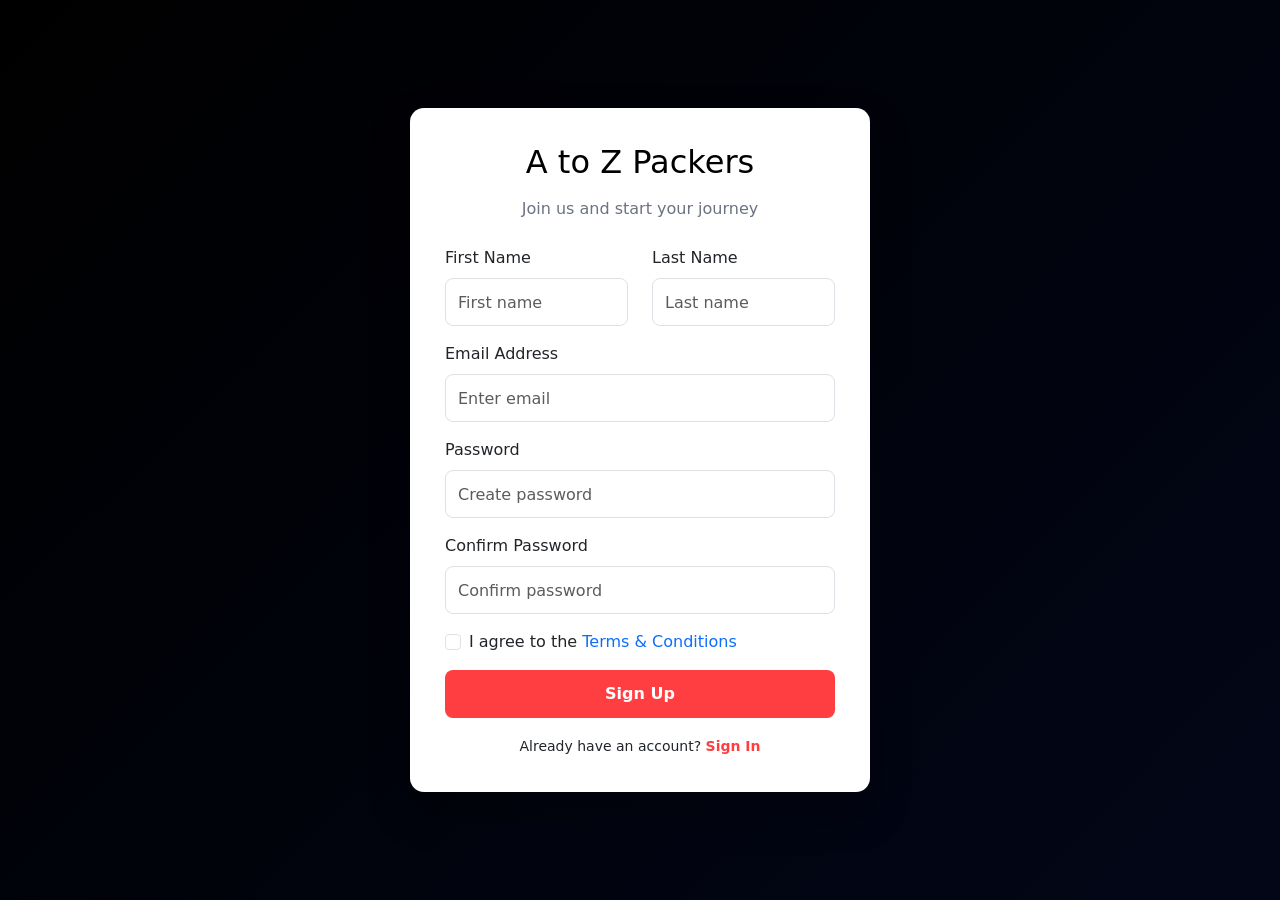
<file: login.html>
<!DOCTYPE html>
<html lang="en">
<head>
    <meta charset="UTF-8">
    <title>Sign Up</title>
    <meta name="viewport" content="width=device-width, initial-scale=1">
<link href="img/favv.png" rel="icon">
    <!-- Bootstrap CSS -->
    <link href="https://cdn.jsdelivr.net/npm/bootstrap@5.3.2/dist/css/bootstrap.min.css" rel="stylesheet">

    <style>
        body {
            min-height: 100vh;
            background: linear-gradient(135deg, #000, #020617);
            display: flex;
            align-items: center;
            justify-content: center;
        }

        .signup-card {
            background: #ffffff;
            border-radius: 14px;
            padding: 35px;
            width: 100%;
            max-width: 460px;
            box-shadow: 0 20px 40px rgba(0,0,0,0.25);
        }

        .signup-card h3 {
            font-weight: 600;
            text-align: center;
            margin-bottom: 8px;
        }

        .signup-card p {
            text-align: center;
            color: #6b7280;
            margin-bottom: 25px;
        }

        .form-control {
            height: 48px;
            border-radius: 8px;
        }

        .btn-signup {
            height: 48px;
            background-color:#ff3e41;
            border: none;
            font-weight: 600;
            border-radius: 8px;
        }

        .btn-signup:hover {
            background-color: #ff3e41;
        }

        .signin-link {
            text-align: center;
            margin-top: 18px;
            font-size: 14px;
        }

        .signin-link a {
            color: #ff3e41;
            font-weight: 600;
            text-decoration: none;
        }

        .signin-link a:hover {
            text-decoration: underline;
        }
    </style>
</head>

<body>

    <div class="signup-card">
         <div class="text-center mb-3">
  <a href="./index.html" style="text-decoration: none;">
    <h2 class="mb-2 text-black ">A to Z Packers</h2>
  </a>
</div>
        <!-- <h3>Create Account</h3> -->
        <p>Join us and start your journey</p>

        <form>
            <div class="row">
                <div class="col-md-6 mb-3">
                    <label class="form-label">First Name</label>
                    <input type="text" class="form-control" placeholder="First name">
                </div>
                <div class="col-md-6 mb-3">
                    <label class="form-label">Last Name</label>
                    <input type="text" class="form-control" placeholder="Last name">
                </div>
            </div>

            <div class="mb-3">
                <label class="form-label">Email Address</label>
                <input type="email" class="form-control" placeholder="Enter email">
            </div>

            <div class="mb-3">
                <label class="form-label">Password</label>
                <input type="password" class="form-control" placeholder="Create password">
            </div>

            <div class="mb-3">
                <label class="form-label">Confirm Password</label>
                <input type="password" class="form-control" placeholder="Confirm password">
            </div>

            <div class="form-check mb-3">
                <input class="form-check-input" type="checkbox" id="terms">
                <label class="form-check-label" for="terms">
                    I agree to the <a href="#" class="text-decoration-none">Terms & Conditions</a>
                </label>
            </div>

            <button type="submit" class="btn btn-signup w-100 text-white">
                Sign Up
            </button>
        </form>

        <div class="signin-link">
            Already have an account?
            <a href="signup.html">Sign In</a>
        </div>
    </div>

</body>
</html>
</file>
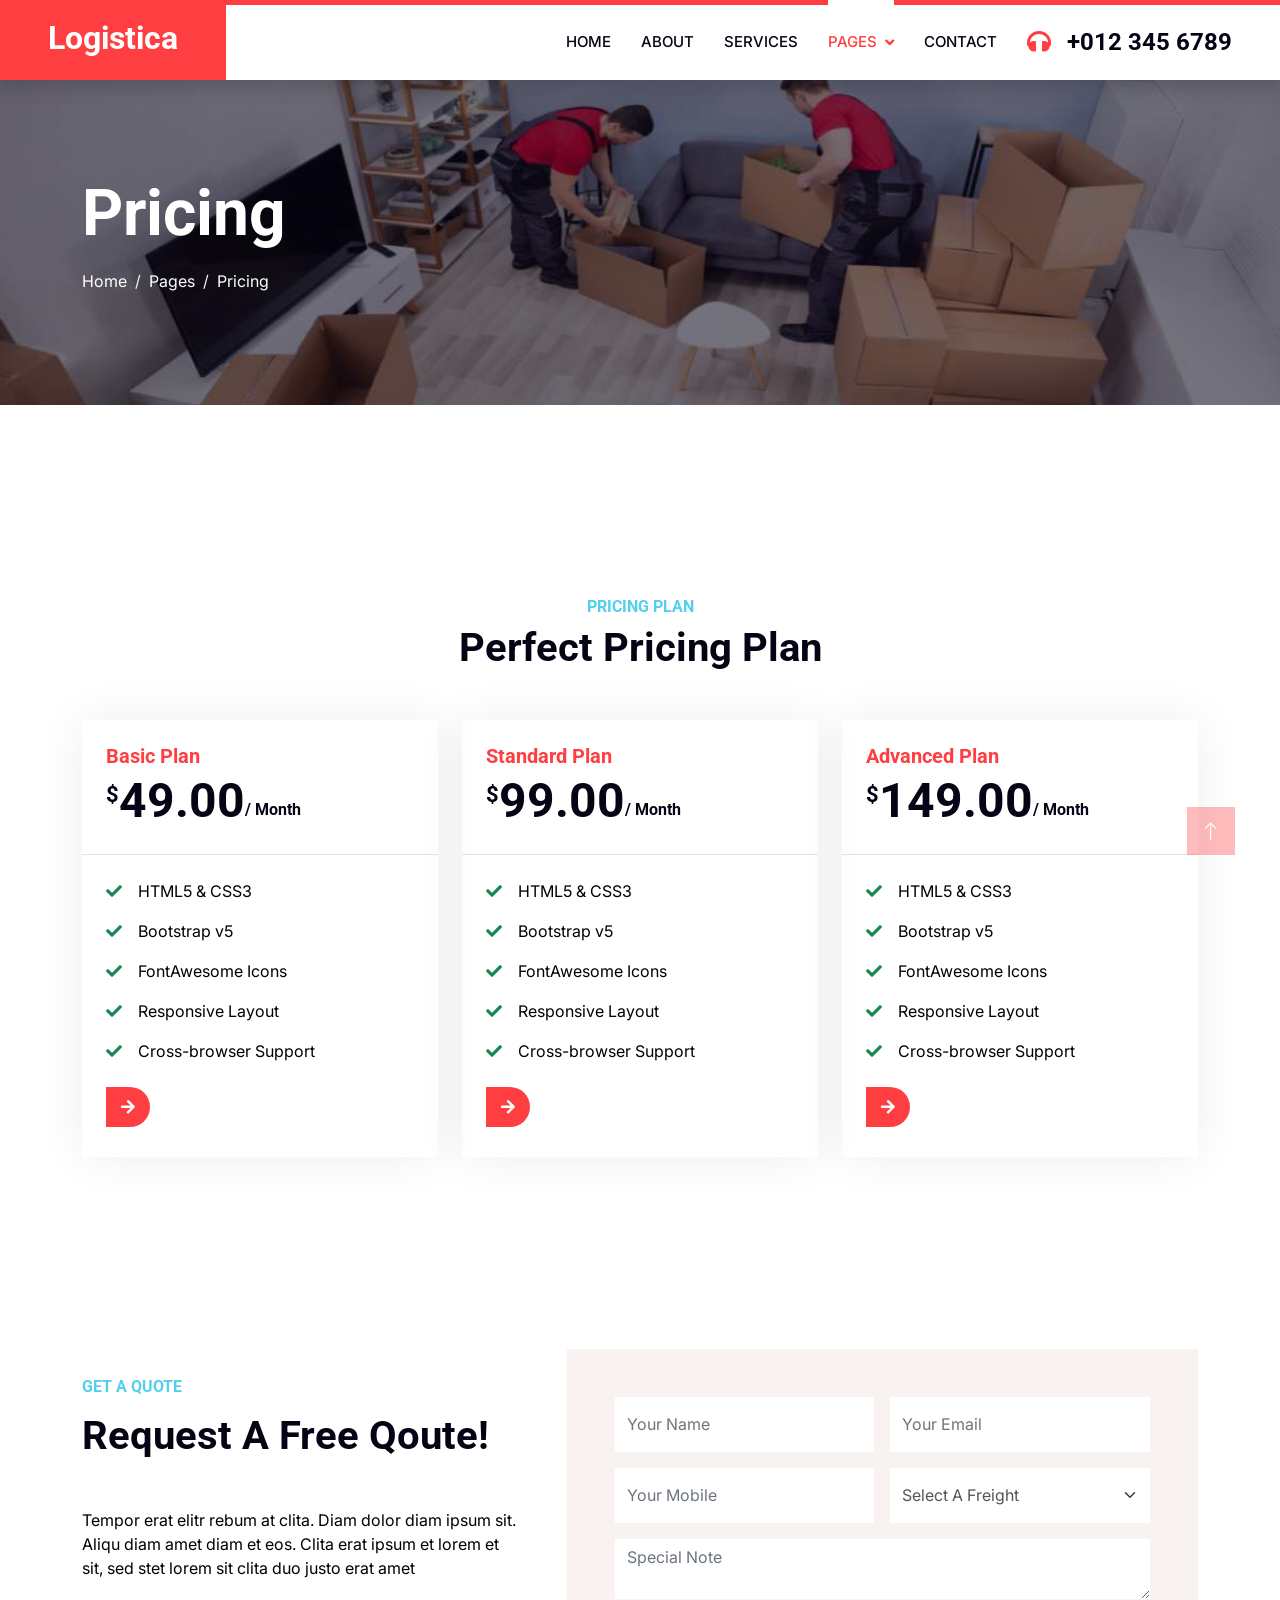
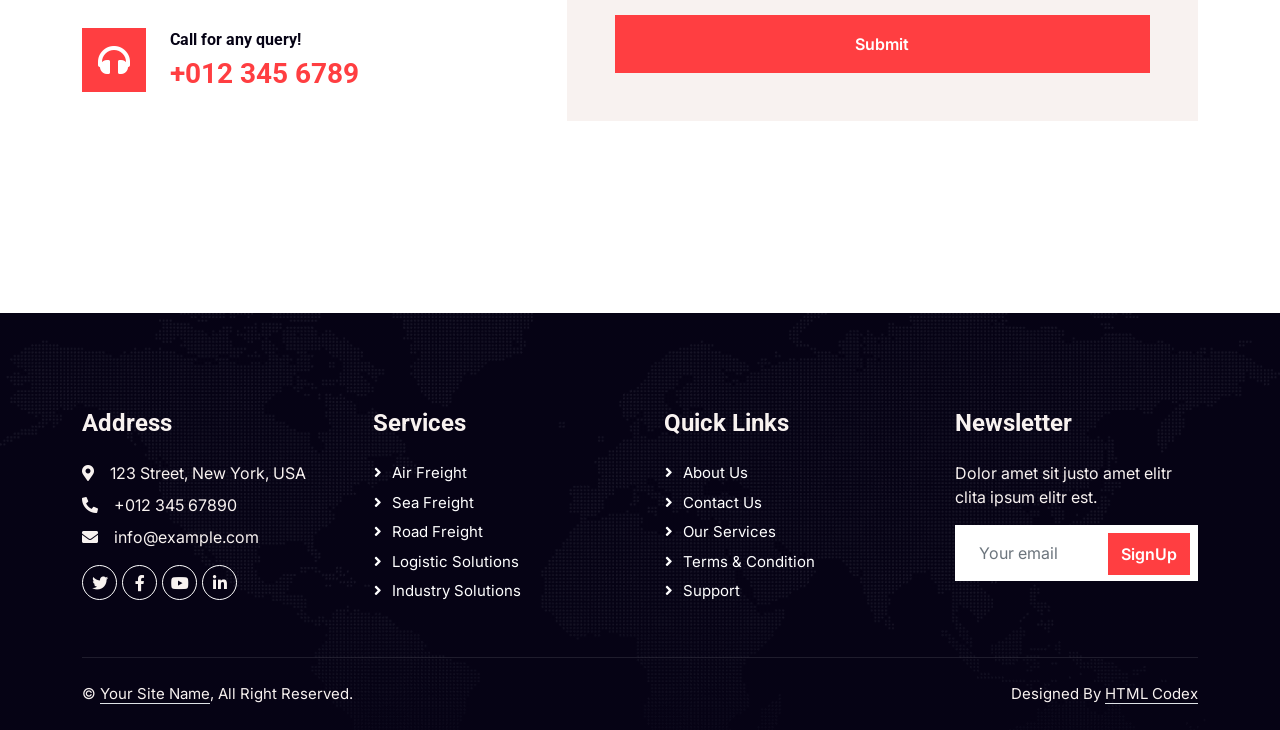
<file: price.html>
<!DOCTYPE html>
<html lang="en">

<head>
    <meta charset="utf-8">
    <title>Logistica - Shipping Company Website Template</title>
    <meta content="width=device-width, initial-scale=1.0" name="viewport">
    <meta content="" name="keywords">
    <meta content="" name="description">

    <!-- Favicon -->
    <link href="img/favicon.ico" rel="icon">

    <!-- Google Web Fonts -->
    <link rel="preconnect" href="https://fonts.googleapis.com">
    <link rel="preconnect" href="https://fonts.gstatic.com" crossorigin>
    <link href="https://fonts.googleapis.com/css2?family=Inter:wght@400;600&family=Roboto:wght@500;700&display=swap" rel="stylesheet">

    <!-- Icon Font Stylesheet -->
    <link href="https://cdnjs.cloudflare.com/ajax/libs/font-awesome/5.10.0/css/all.min.css" rel="stylesheet">
    <link href="https://cdn.jsdelivr.net/npm/bootstrap-icons@1.4.1/font/bootstrap-icons.css" rel="stylesheet">

    <!-- Libraries Stylesheet -->
    <link href="lib/animate/animate.min.css" rel="stylesheet">
    <link href="lib/owlcarousel/assets/owl.carousel.min.css" rel="stylesheet">

    <!-- Customized Bootstrap Stylesheet -->
    <link href="css/bootstrap.min.css" rel="stylesheet">

    <!-- Template Stylesheet -->
    <link href="css/style.css" rel="stylesheet">
</head>

<body>
    <!-- Spinner Start -->
    <div id="spinner" class="show bg-white position-fixed translate-middle w-100 vh-100 top-50 start-50 d-flex align-items-center justify-content-center">
        <div class="spinner-grow text-primary" style="width: 3rem; height: 3rem;" role="status">
            <span class="sr-only">Loading...</span>
        </div>
    </div>
    <!-- Spinner End -->


    <!-- Navbar Start -->
    <nav class="navbar navbar-expand-lg bg-white navbar-light shadow border-top border-5 border-primary sticky-top p-0">
        <a href="index.html" class="navbar-brand bg-primary d-flex align-items-center px-4 px-lg-5">
            <h2 class="mb-2 text-white">Logistica</h2>
        </a>
        <button type="button" class="navbar-toggler me-4" data-bs-toggle="collapse" data-bs-target="#navbarCollapse">
            <span class="navbar-toggler-icon"></span>
        </button>
        <div class="collapse navbar-collapse" id="navbarCollapse">
            <div class="navbar-nav ms-auto p-4 p-lg-0">
                <a href="index.html" class="nav-item nav-link">Home</a>
                <a href="about.html" class="nav-item nav-link">About</a>
                <a href="service.html" class="nav-item nav-link">Services</a>
                <div class="nav-item dropdown">
                    <a href="#" class="nav-link dropdown-toggle active" data-bs-toggle="dropdown">Pages</a>
                    <div class="dropdown-menu fade-up m-0">
                        <a href="price.html" class="dropdown-item active">Pricing Plan</a>
                        <a href="feature.html" class="dropdown-item">Features</a>
                        <a href="quote.html" class="dropdown-item">Free Quote</a>
                        <a href="team.html" class="dropdown-item">Our Team</a>
                        <a href="testimonial.html" class="dropdown-item">Testimonial</a>
                        <a href="404.html" class="dropdown-item">404 Page</a>
                    </div>
                </div>
                <a href="contact.html" class="nav-item nav-link">Contact</a>
            </div>
            <h4 class="m-0 pe-lg-5 d-none d-lg-block"><i class="fa fa-headphones text-primary me-3"></i>+012 345 6789</h4>
        </div>
    </nav>
    <!-- Navbar End -->


    <!-- Page Header Start -->
    <div class="container-fluid page-header py-5" style="margin-bottom: 6rem;">
        <div class="container py-5">
            <h1 class="display-3 text-white mb-3 animated slideInDown">Pricing</h1>
            <nav aria-label="breadcrumb animated slideInDown">
                <ol class="breadcrumb">
                    <li class="breadcrumb-item"><a class="text-white" href="#">Home</a></li>
                    <li class="breadcrumb-item"><a class="text-white" href="#">Pages</a></li>
                    <li class="breadcrumb-item text-white active" aria-current="page">Pricing</li>
                </ol>
            </nav>
        </div>
    </div>
    <!-- Page Header End -->


    <!-- Pricing Start -->
    <div class="container-xxl py-5">
        <div class="container py-5">
            <div class="text-center wow fadeInUp" data-wow-delay="0.1s">
                <h6 class="text-secondary text-uppercase">Pricing Plan</h6>
                <h1 class="mb-5">Perfect Pricing Plan</h1>
            </div>
            <div class="row g-4">
                <div class="col-md-6 col-lg-4 wow fadeInUp" data-wow-delay="0.3s">
                    <div class="price-item">
                        <div class="border-bottom p-4 mb-4">
                            <h5 class="text-primary mb-1">Basic Plan</h5>
                            <h1 class="display-5 mb-0">
                                <small class="align-top" style="font-size: 22px; line-height: 45px;">$</small>49.00<small
                                    class="align-bottom" style="font-size: 16px; line-height: 40px;">/ Month</small>
                            </h1>
                        </div>
                        <div class="p-4 pt-0">
                            <p><i class="fa fa-check text-success me-3"></i>HTML5 & CSS3</p>
                            <p><i class="fa fa-check text-success me-3"></i>Bootstrap v5</p>
                            <p><i class="fa fa-check text-success me-3"></i>FontAwesome Icons</p>
                            <p><i class="fa fa-check text-success me-3"></i>Responsive Layout</p>
                            <p><i class="fa fa-check text-success me-3"></i>Cross-browser Support</p>
                            <a class="btn-slide mt-2" href=""><i class="fa fa-arrow-right"></i><span >Order Now</span></a>
                        </div>
                    </div>
                </div>
                <div class="col-md-6 col-lg-4 wow fadeInUp" data-wow-delay="0.5s">
                    <div class="price-item">
                        <div class="border-bottom p-4 mb-4">
                            <h5 class="text-primary mb-1">Standard Plan</h5>
                            <h1 class="display-5 mb-0">
                                <small class="align-top" style="font-size: 22px; line-height: 45px;">$</small>99.00<small
                                    class="align-bottom" style="font-size: 16px; line-height: 40px;">/ Month</small>
                            </h1>
                        </div>
                        <div class="p-4 pt-0">
                            <p><i class="fa fa-check text-success me-3"></i>HTML5 & CSS3</p>
                            <p><i class="fa fa-check text-success me-3"></i>Bootstrap v5</p>
                            <p><i class="fa fa-check text-success me-3"></i>FontAwesome Icons</p>
                            <p><i class="fa fa-check text-success me-3"></i>Responsive Layout</p>
                            <p><i class="fa fa-check text-success me-3"></i>Cross-browser Support</p>
                            <a class="btn-slide mt-2" href=""><i class="fa fa-arrow-right"></i><span >Order Now</span></a>
                        </div>
                    </div>
                </div>
                <div class="col-md-6 col-lg-4 wow fadeInUp" data-wow-delay="0.7s">
                    <div class="price-item">
                        <div class="border-bottom p-4 mb-4">
                            <h5 class="text-primary mb-1">Advanced Plan</h5>
                            <h1 class="display-5 mb-0">
                                <small class="align-top" style="font-size: 22px; line-height: 45px;">$</small>149.00<small
                                    class="align-bottom" style="font-size: 16px; line-height: 40px;">/ Month</small>
                            </h1>
                        </div>
                        <div class="p-4 pt-0">
                            <p><i class="fa fa-check text-success me-3"></i>HTML5 & CSS3</p>
                            <p><i class="fa fa-check text-success me-3"></i>Bootstrap v5</p>
                            <p><i class="fa fa-check text-success me-3"></i>FontAwesome Icons</p>
                            <p><i class="fa fa-check text-success me-3"></i>Responsive Layout</p>
                            <p><i class="fa fa-check text-success me-3"></i>Cross-browser Support</p>
                            <a class="btn-slide mt-2" href=""><i class="fa fa-arrow-right"></i><span >Order Now</span></a>
                        </div>
                    </div>
                </div>
            </div>
        </div>
    </div>
    <!-- Pricing End -->


    <!-- Quote Start -->
    <div class="container-xxl py-5">
        <div class="container py-5">
            <div class="row g-5 align-items-center">
                <div class="col-lg-5 wow fadeInUp" data-wow-delay="0.1s">
                    <h6 class="text-secondary text-uppercase mb-3">Get A Quote</h6>
                    <h1 class="mb-5">Request A Free Qoute!</h1>
                    <p class="mb-5">Tempor erat elitr rebum at clita. Diam dolor diam ipsum sit. Aliqu diam amet diam et eos. Clita erat ipsum et lorem et sit, sed stet lorem sit clita duo justo erat amet</p>
                    <div class="d-flex align-items-center">
                        <i class="fa fa-headphones fa-2x flex-shrink-0 bg-primary p-3 text-white"></i>
                        <div class="ps-4">
                            <h6>Call for any query!</h6>
                            <h3 class="text-primary m-0">+012 345 6789</h3>
                        </div>
                    </div>
                </div>
                <div class="col-lg-7">
                    <div class="bg-light text-center p-5 wow fadeIn" data-wow-delay="0.5s">
                        <form>
                            <div class="row g-3">
                                <div class="col-12 col-sm-6">
                                    <input type="text" class="form-control border-0" placeholder="Your Name" style="height: 55px;">
                                </div>
                                <div class="col-12 col-sm-6">
                                    <input type="email" class="form-control border-0" placeholder="Your Email" style="height: 55px;">
                                </div>
                                <div class="col-12 col-sm-6">
                                    <input type="text" class="form-control border-0" placeholder="Your Mobile" style="height: 55px;">
                                </div>
                                <div class="col-12 col-sm-6">
                                    <select class="form-select border-0" style="height: 55px;">
                                        <option selected>Select A Freight</option>
                                        <option value="1">Freight 1</option>
                                        <option value="2">Freight 2</option>
                                        <option value="3">Freight 3</option>
                                    </select>
                                </div>
                                <div class="col-12">
                                    <textarea class="form-control border-0" placeholder="Special Note"></textarea>
                                </div>
                                <div class="col-12">
                                    <button class="btn btn-primary w-100 py-3" type="submit">Submit</button>
                                </div>
                            </div>
                        </form>
                    </div>
                </div>
            </div>
        </div>
    </div>
    <!-- Quote End -->
        

    <!-- Footer Start -->
    <div class="container-fluid bg-dark text-light footer pt-5 wow fadeIn" data-wow-delay="0.1s" style="margin-top: 6rem;">
        <div class="container py-5">
            <div class="row g-5">
                <div class="col-lg-3 col-md-6">
                    <h4 class="text-light mb-4">Address</h4>
                    <p class="mb-2"><i class="fa fa-map-marker-alt me-3"></i>123 Street, New York, USA</p>
                    <p class="mb-2"><i class="fa fa-phone-alt me-3"></i>+012 345 67890</p>
                    <p class="mb-2"><i class="fa fa-envelope me-3"></i>info@example.com</p>
                    <div class="d-flex pt-2">
                        <a class="btn btn-outline-light btn-social" href=""><i class="fab fa-twitter"></i></a>
                        <a class="btn btn-outline-light btn-social" href=""><i class="fab fa-facebook-f"></i></a>
                        <a class="btn btn-outline-light btn-social" href=""><i class="fab fa-youtube"></i></a>
                        <a class="btn btn-outline-light btn-social" href=""><i class="fab fa-linkedin-in"></i></a>
                    </div>
                </div>
                <div class="col-lg-3 col-md-6">
                    <h4 class="text-light mb-4">Services</h4>
                    <a class="btn btn-link" href="">Air Freight</a>
                    <a class="btn btn-link" href="">Sea Freight</a>
                    <a class="btn btn-link" href="">Road Freight</a>
                    <a class="btn btn-link" href="">Logistic Solutions</a>
                    <a class="btn btn-link" href="">Industry solutions</a>
                </div>
                <div class="col-lg-3 col-md-6">
                    <h4 class="text-light mb-4">Quick Links</h4>
                    <a class="btn btn-link" href="">About Us</a>
                    <a class="btn btn-link" href="">Contact Us</a>
                    <a class="btn btn-link" href="">Our Services</a>
                    <a class="btn btn-link" href="">Terms & Condition</a>
                    <a class="btn btn-link" href="">Support</a>
                </div>
                <div class="col-lg-3 col-md-6">
                    <h4 class="text-light mb-4">Newsletter</h4>
                    <p>Dolor amet sit justo amet elitr clita ipsum elitr est.</p>
                    <div class="position-relative mx-auto" style="max-width: 400px;">
                        <input class="form-control border-0 w-100 py-3 ps-4 pe-5" type="text" placeholder="Your email">
                        <button type="button" class="btn btn-primary py-2 position-absolute top-0 end-0 mt-2 me-2">SignUp</button>
                    </div>
                </div>
            </div>
        </div>
        <div class="container">
            <div class="copyright">
                <div class="row">
                    <div class="col-md-6 text-center text-md-start mb-3 mb-md-0">
                        &copy; <a class="border-bottom" href="#">Your Site Name</a>, All Right Reserved.
                    </div>
                    <div class="col-md-6 text-center text-md-end">
                        <!--/*** This template is free as long as you keep the footer author’s credit link/attribution link/backlink. If you'd like to use the template without the footer author’s credit link/attribution link/backlink, you can purchase the Credit Removal License from "https://htmlcodex.com/credit-removal". Thank you for your support. ***/-->
                        Designed By <a class="border-bottom" href="https://htmlcodex.com">HTML Codex</a>
                    </div>
                </div>
            </div>
        </div>
    </div>
    <!-- Footer End -->


    <!-- Back to Top -->
    <a href="#" class="btn btn-lg btn-primary btn-lg-square rounded-0 back-to-top"><i class="bi bi-arrow-up"></i></a>


    <!-- JavaScript Libraries -->
    <script src="https://code.jquery.com/jquery-3.4.1.min.js"></script>
    <script src="https://cdn.jsdelivr.net/npm/bootstrap@5.0.0/dist/js/bootstrap.bundle.min.js"></script>
    <script src="lib/wow/wow.min.js"></script>
    <script src="lib/easing/easing.min.js"></script>
    <script src="lib/waypoints/waypoints.min.js"></script>
    <script src="lib/counterup/counterup.min.js"></script>
    <script src="lib/owlcarousel/owl.carousel.min.js"></script>

    <!-- Template Javascript -->
    <script src="js/main.js"></script>
</body>

</html>
</file>
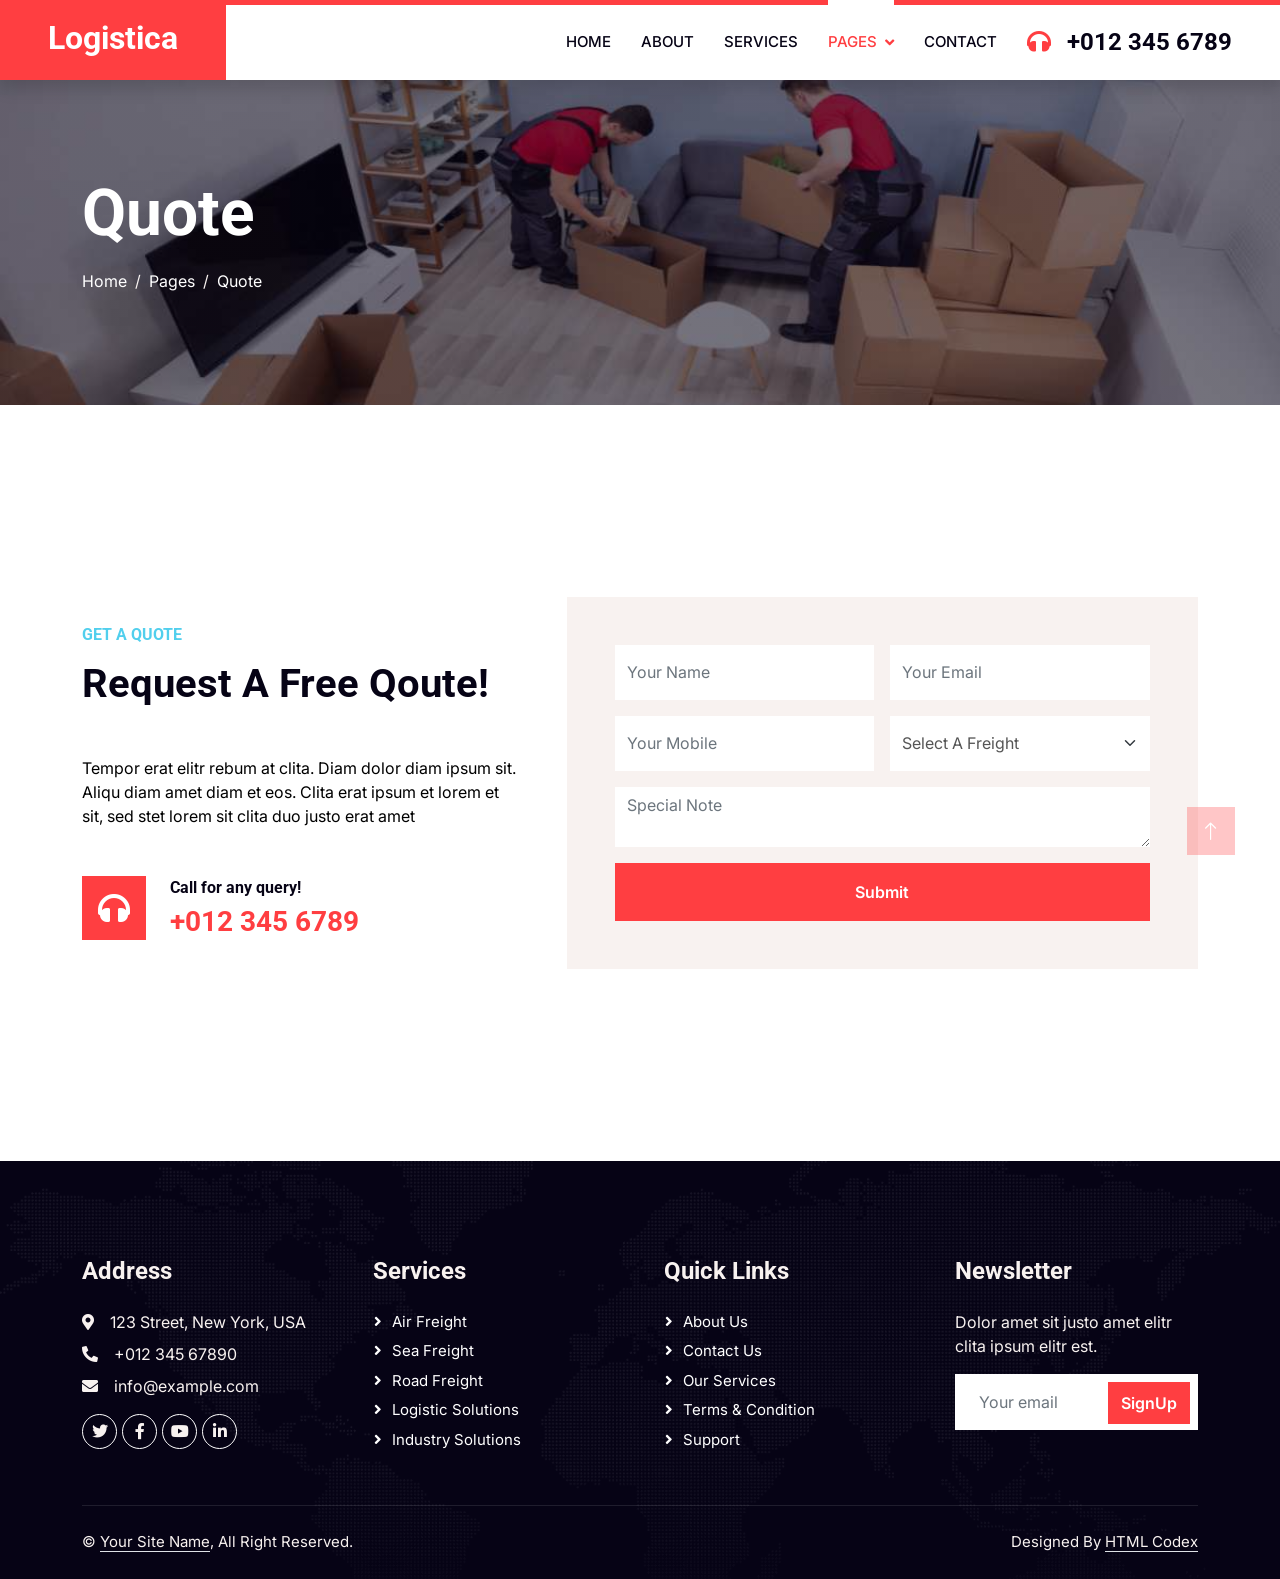
<file: quote.html>
<!DOCTYPE html>
<html lang="en">

<head>
    <meta charset="utf-8">
    <title>Logistica - Shipping Company Website Template</title>
    <meta content="width=device-width, initial-scale=1.0" name="viewport">
    <meta content="" name="keywords">
    <meta content="" name="description">

    <!-- Favicon -->
    <link href="img/favicon.ico" rel="icon">

    <!-- Google Web Fonts -->
    <link rel="preconnect" href="https://fonts.googleapis.com">
    <link rel="preconnect" href="https://fonts.gstatic.com" crossorigin>
    <link href="https://fonts.googleapis.com/css2?family=Inter:wght@400;600&family=Roboto:wght@500;700&display=swap" rel="stylesheet">

    <!-- Icon Font Stylesheet -->
    <link href="https://cdnjs.cloudflare.com/ajax/libs/font-awesome/5.10.0/css/all.min.css" rel="stylesheet">
    <link href="https://cdn.jsdelivr.net/npm/bootstrap-icons@1.4.1/font/bootstrap-icons.css" rel="stylesheet">

    <!-- Libraries Stylesheet -->
    <link href="lib/animate/animate.min.css" rel="stylesheet">
    <link href="lib/owlcarousel/assets/owl.carousel.min.css" rel="stylesheet">

    <!-- Customized Bootstrap Stylesheet -->
    <link href="css/bootstrap.min.css" rel="stylesheet">

    <!-- Template Stylesheet -->
    <link href="css/style.css" rel="stylesheet">
</head>

<body>
    <!-- Spinner Start -->
    <div id="spinner" class="show bg-white position-fixed translate-middle w-100 vh-100 top-50 start-50 d-flex align-items-center justify-content-center">
        <div class="spinner-grow text-primary" style="width: 3rem; height: 3rem;" role="status">
            <span class="sr-only">Loading...</span>
        </div>
    </div>
    <!-- Spinner End -->


    <!-- Navbar Start -->
    <nav class="navbar navbar-expand-lg bg-white navbar-light shadow border-top border-5 border-primary sticky-top p-0">
        <a href="index.html" class="navbar-brand bg-primary d-flex align-items-center px-4 px-lg-5">
            <h2 class="mb-2 text-white">Logistica</h2>
        </a>
        <button type="button" class="navbar-toggler me-4" data-bs-toggle="collapse" data-bs-target="#navbarCollapse">
            <span class="navbar-toggler-icon"></span>
        </button>
        <div class="collapse navbar-collapse" id="navbarCollapse">
            <div class="navbar-nav ms-auto p-4 p-lg-0">
                <a href="index.html" class="nav-item nav-link">Home</a>
                <a href="about.html" class="nav-item nav-link">About</a>
                <a href="service.html" class="nav-item nav-link">Services</a>
                <div class="nav-item dropdown">
                    <a href="#" class="nav-link dropdown-toggle active" data-bs-toggle="dropdown">Pages</a>
                    <div class="dropdown-menu fade-up m-0">
                        <a href="price.html" class="dropdown-item">Pricing Plan</a>
                        <a href="feature.html" class="dropdown-item">Features</a>
                        <a href="quote.html" class="dropdown-item active">Free Quote</a>
                        <a href="team.html" class="dropdown-item">Our Team</a>
                        <a href="testimonial.html" class="dropdown-item">Testimonial</a>
                        <a href="404.html" class="dropdown-item">404 Page</a>
                    </div>
                </div>
                <a href="contact.html" class="nav-item nav-link">Contact</a>
            </div>
            <h4 class="m-0 pe-lg-5 d-none d-lg-block"><i class="fa fa-headphones text-primary me-3"></i>+012 345 6789</h4>
        </div>
    </nav>
    <!-- Navbar End -->


    <!-- Page Header Start -->
    <div class="container-fluid page-header py-5" style="margin-bottom: 6rem;">
        <div class="container py-5">
            <h1 class="display-3 text-white mb-3 animated slideInDown">Quote</h1>
            <nav aria-label="breadcrumb animated slideInDown">
                <ol class="breadcrumb">
                    <li class="breadcrumb-item"><a class="text-white" href="#">Home</a></li>
                    <li class="breadcrumb-item"><a class="text-white" href="#">Pages</a></li>
                    <li class="breadcrumb-item text-white active" aria-current="page">Quote</li>
                </ol>
            </nav>
        </div>
    </div>
    <!-- Page Header End -->


    <!-- Quote Start -->
    <div class="container-xxl py-5">
        <div class="container py-5">
            <div class="row g-5 align-items-center">
                <div class="col-lg-5 wow fadeInUp" data-wow-delay="0.1s">
                    <h6 class="text-secondary text-uppercase mb-3">Get A Quote</h6>
                    <h1 class="mb-5">Request A Free Qoute!</h1>
                    <p class="mb-5">Tempor erat elitr rebum at clita. Diam dolor diam ipsum sit. Aliqu diam amet diam et eos. Clita erat ipsum et lorem et sit, sed stet lorem sit clita duo justo erat amet</p>
                    <div class="d-flex align-items-center">
                        <i class="fa fa-headphones fa-2x flex-shrink-0 bg-primary p-3 text-white"></i>
                        <div class="ps-4">
                            <h6>Call for any query!</h6>
                            <h3 class="text-primary m-0">+012 345 6789</h3>
                        </div>
                    </div>
                </div>
                <div class="col-lg-7">
                    <div class="bg-light text-center p-5 wow fadeIn" data-wow-delay="0.5s">
                        <form>
                            <div class="row g-3">
                                <div class="col-12 col-sm-6">
                                    <input type="text" class="form-control border-0" placeholder="Your Name" style="height: 55px;">
                                </div>
                                <div class="col-12 col-sm-6">
                                    <input type="email" class="form-control border-0" placeholder="Your Email" style="height: 55px;">
                                </div>
                                <div class="col-12 col-sm-6">
                                    <input type="text" class="form-control border-0" placeholder="Your Mobile" style="height: 55px;">
                                </div>
                                <div class="col-12 col-sm-6">
                                    <select class="form-select border-0" style="height: 55px;">
                                        <option selected>Select A Freight</option>
                                        <option value="1">Freight 1</option>
                                        <option value="2">Freight 2</option>
                                        <option value="3">Freight 3</option>
                                    </select>
                                </div>
                                <div class="col-12">
                                    <textarea class="form-control border-0" placeholder="Special Note"></textarea>
                                </div>
                                <div class="col-12">
                                    <button class="btn btn-primary w-100 py-3" type="submit">Submit</button>
                                </div>
                            </div>
                        </form>
                    </div>
                </div>
            </div>
        </div>
    </div>
    <!-- Quote End -->
        

    <!-- Footer Start -->
    <div class="container-fluid bg-dark text-light footer pt-5 wow fadeIn" data-wow-delay="0.1s" style="margin-top: 6rem;">
        <div class="container py-5">
            <div class="row g-5">
                <div class="col-lg-3 col-md-6">
                    <h4 class="text-light mb-4">Address</h4>
                    <p class="mb-2"><i class="fa fa-map-marker-alt me-3"></i>123 Street, New York, USA</p>
                    <p class="mb-2"><i class="fa fa-phone-alt me-3"></i>+012 345 67890</p>
                    <p class="mb-2"><i class="fa fa-envelope me-3"></i>info@example.com</p>
                    <div class="d-flex pt-2">
                        <a class="btn btn-outline-light btn-social" href=""><i class="fab fa-twitter"></i></a>
                        <a class="btn btn-outline-light btn-social" href=""><i class="fab fa-facebook-f"></i></a>
                        <a class="btn btn-outline-light btn-social" href=""><i class="fab fa-youtube"></i></a>
                        <a class="btn btn-outline-light btn-social" href=""><i class="fab fa-linkedin-in"></i></a>
                    </div>
                </div>
                <div class="col-lg-3 col-md-6">
                    <h4 class="text-light mb-4">Services</h4>
                    <a class="btn btn-link" href="">Air Freight</a>
                    <a class="btn btn-link" href="">Sea Freight</a>
                    <a class="btn btn-link" href="">Road Freight</a>
                    <a class="btn btn-link" href="">Logistic Solutions</a>
                    <a class="btn btn-link" href="">Industry solutions</a>
                </div>
                <div class="col-lg-3 col-md-6">
                    <h4 class="text-light mb-4">Quick Links</h4>
                    <a class="btn btn-link" href="">About Us</a>
                    <a class="btn btn-link" href="">Contact Us</a>
                    <a class="btn btn-link" href="">Our Services</a>
                    <a class="btn btn-link" href="">Terms & Condition</a>
                    <a class="btn btn-link" href="">Support</a>
                </div>
                <div class="col-lg-3 col-md-6">
                    <h4 class="text-light mb-4">Newsletter</h4>
                    <p>Dolor amet sit justo amet elitr clita ipsum elitr est.</p>
                    <div class="position-relative mx-auto" style="max-width: 400px;">
                        <input class="form-control border-0 w-100 py-3 ps-4 pe-5" type="text" placeholder="Your email">
                        <button type="button" class="btn btn-primary py-2 position-absolute top-0 end-0 mt-2 me-2">SignUp</button>
                    </div>
                </div>
            </div>
        </div>
        <div class="container">
            <div class="copyright">
                <div class="row">
                    <div class="col-md-6 text-center text-md-start mb-3 mb-md-0">
                        &copy; <a class="border-bottom" href="#">Your Site Name</a>, All Right Reserved.
                    </div>
                    <div class="col-md-6 text-center text-md-end">
                        <!--/*** This template is free as long as you keep the footer author’s credit link/attribution link/backlink. If you'd like to use the template without the footer author’s credit link/attribution link/backlink, you can purchase the Credit Removal License from "https://htmlcodex.com/credit-removal". Thank you for your support. ***/-->
                        Designed By <a class="border-bottom" href="https://htmlcodex.com">HTML Codex</a>
                    </div>
                </div>
            </div>
        </div>
    </div>
    <!-- Footer End -->


    <!-- Back to Top -->
    <a href="#" class="btn btn-lg btn-primary btn-lg-square rounded-0 back-to-top"><i class="bi bi-arrow-up"></i></a>


    <!-- JavaScript Libraries -->
    <script src="https://code.jquery.com/jquery-3.4.1.min.js"></script>
    <script src="https://cdn.jsdelivr.net/npm/bootstrap@5.0.0/dist/js/bootstrap.bundle.min.js"></script>
    <script src="lib/wow/wow.min.js"></script>
    <script src="lib/easing/easing.min.js"></script>
    <script src="lib/waypoints/waypoints.min.js"></script>
    <script src="lib/counterup/counterup.min.js"></script>
    <script src="lib/owlcarousel/owl.carousel.min.js"></script>

    <!-- Template Javascript -->
    <script src="js/main.js"></script>
</body>

</html>
</file>
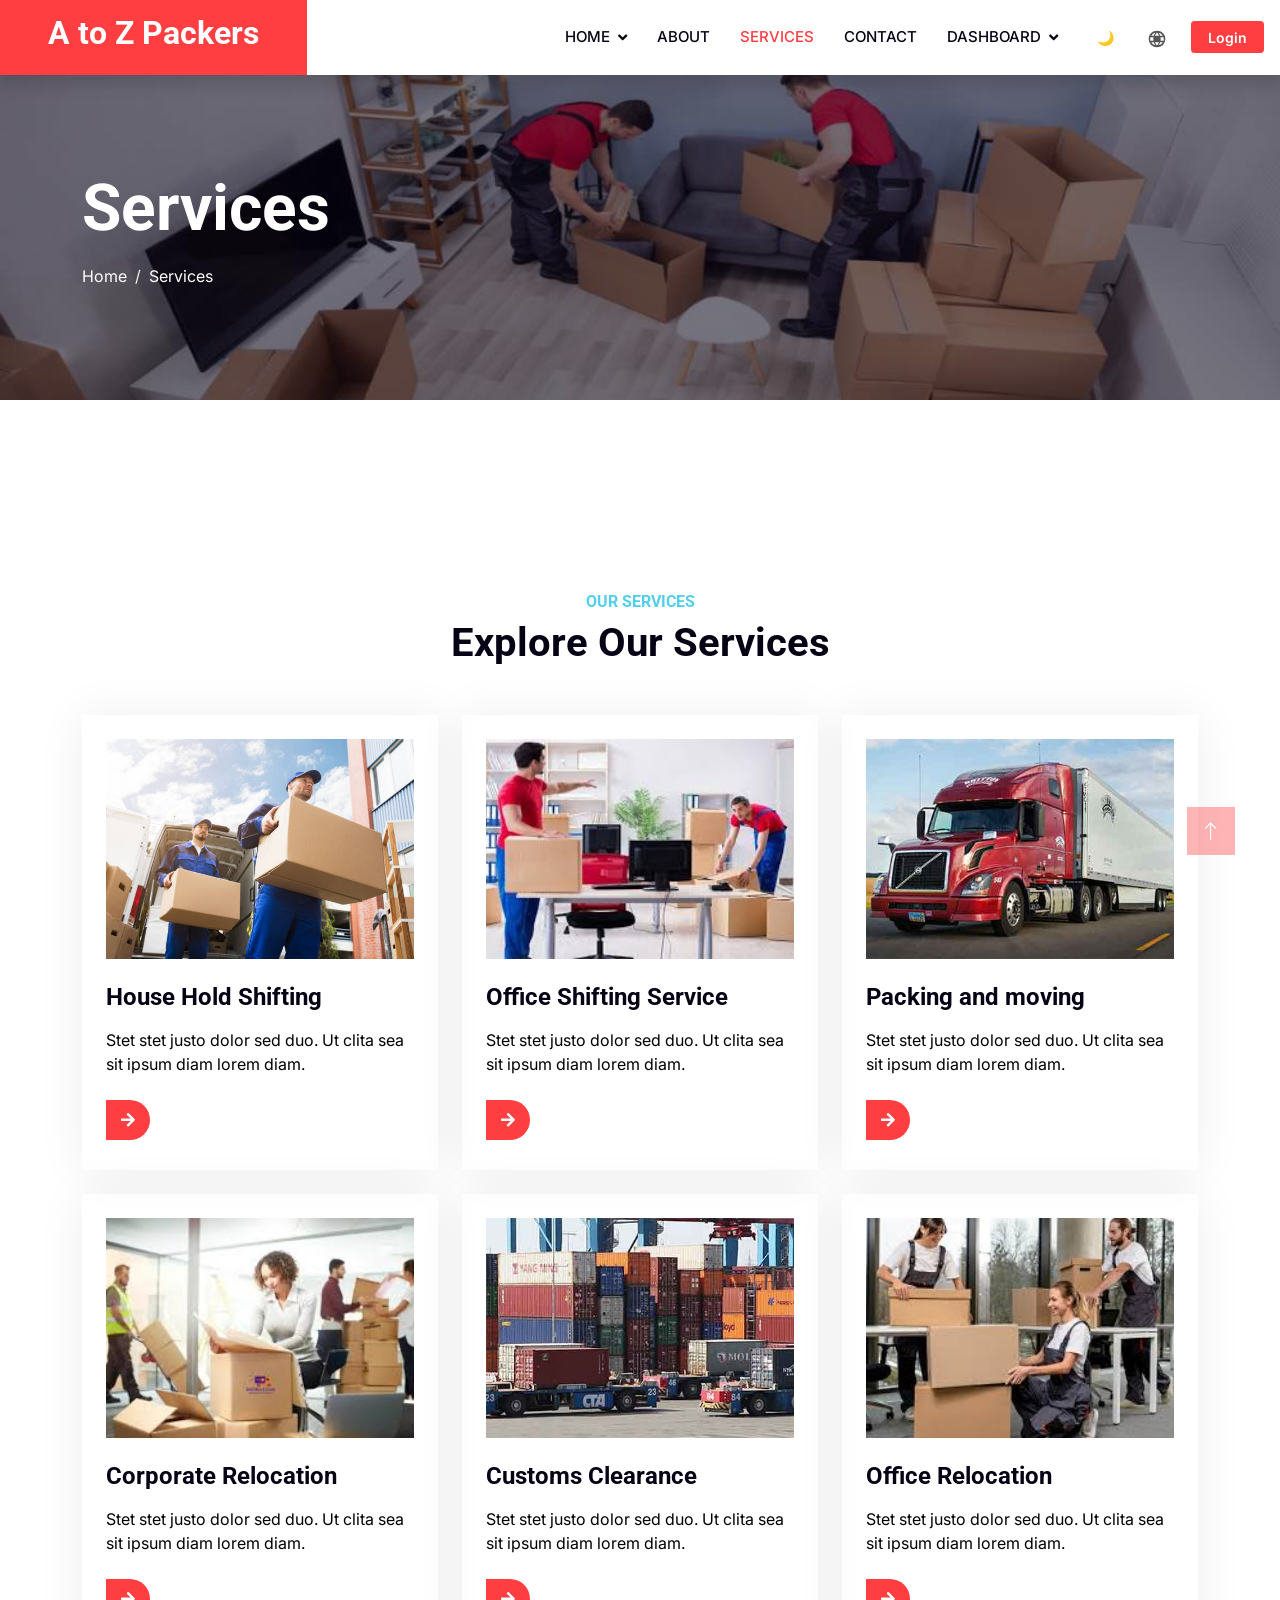
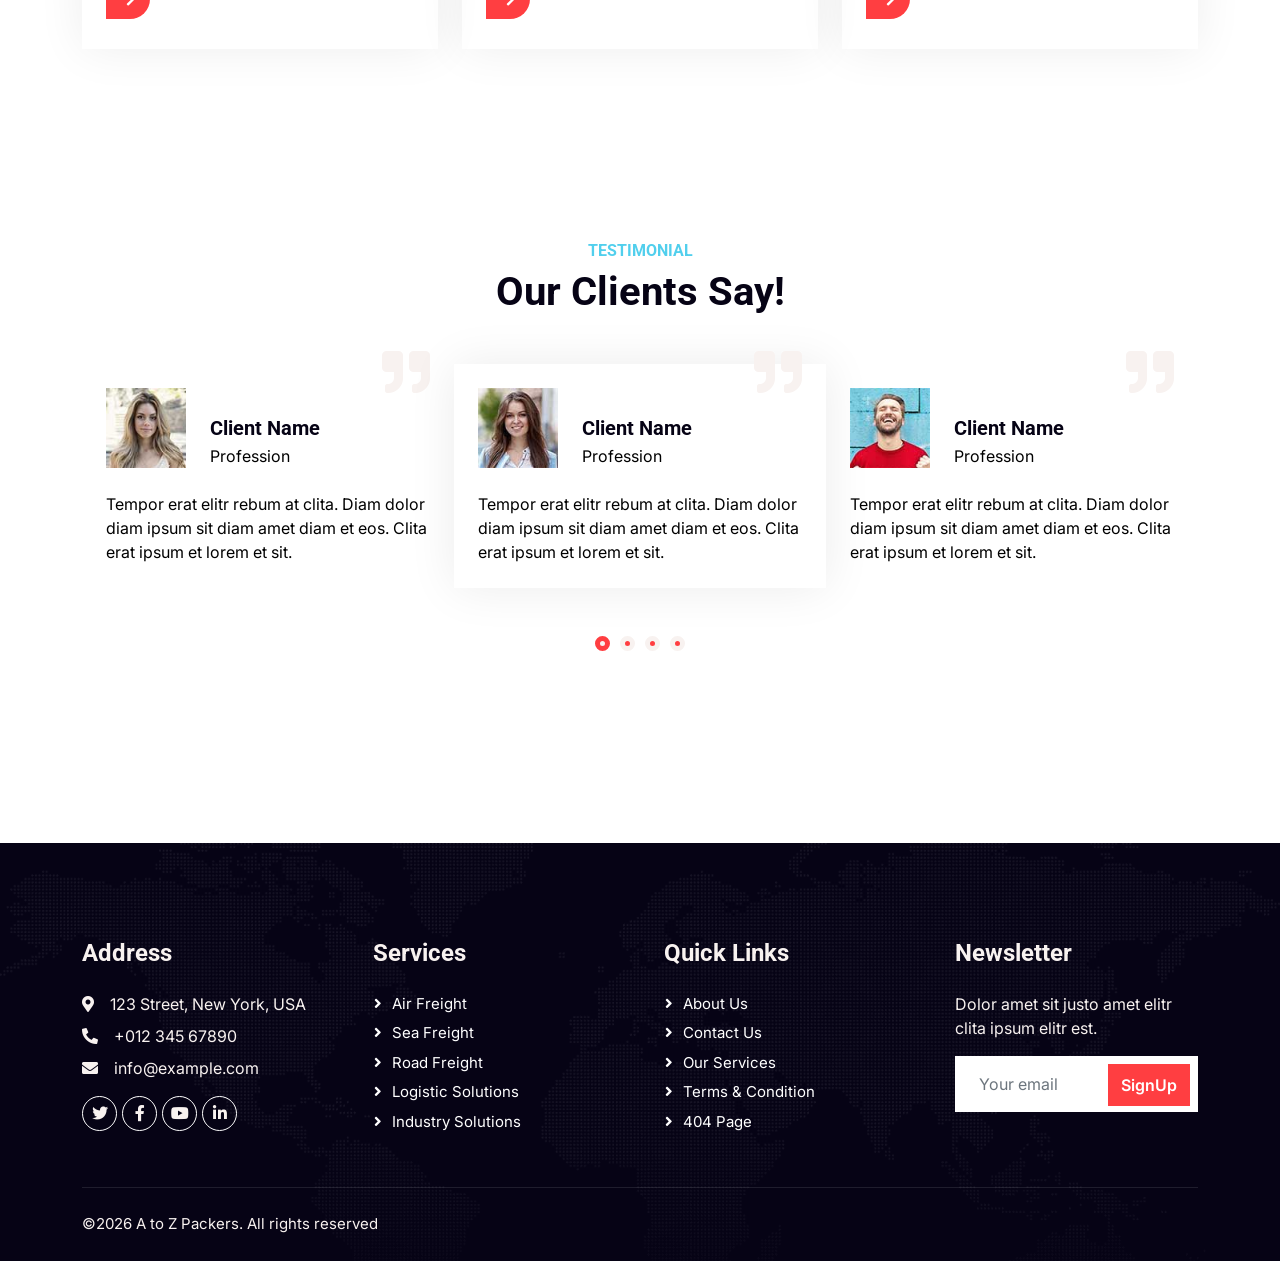
<file: service.html>
<!DOCTYPE html>
<html lang="en">

<head>
    <meta charset="utf-8">
   <title>Moving Company</title>
    <meta content="width=device-width, initial-scale=1.0" name="viewport">
    <meta content="" name="keywords">
    <meta content="" name="description">

    <!-- Favicon -->
    <link href="img/favv.png" rel="icon">

    <!-- Google Web Fonts -->
    <link rel="preconnect" href="https://fonts.googleapis.com">
    <link rel="preconnect" href="https://fonts.gstatic.com" crossorigin>
    <link href="https://fonts.googleapis.com/css2?family=Inter:wght@400;600&family=Roboto:wght@500;700&display=swap" rel="stylesheet">

    <!-- Icon Font Stylesheet -->
    <link href="https://cdnjs.cloudflare.com/ajax/libs/font-awesome/5.10.0/css/all.min.css" rel="stylesheet">
    <link href="https://cdn.jsdelivr.net/npm/bootstrap-icons@1.4.1/font/bootstrap-icons.css" rel="stylesheet">

    <!-- Libraries Stylesheet -->
    <link href="lib/animate/animate.min.css" rel="stylesheet">
    <link href="lib/owlcarousel/assets/owl.carousel.min.css" rel="stylesheet">

    <!-- Customized Bootstrap Stylesheet -->
    <link href="css/bootstrap.min.css" rel="stylesheet">

    <!-- Template Stylesheet -->
    <link href="css/style.css" rel="stylesheet">
</head>

<body>
   


    <!-- Navbar Start -->
    <nav class="navbar navbar-expand-lg bg-white navbar-light shadow  border-5 border-primary sticky-top p-0">
        <a href="index.html" class="navbar-brand bg-primary d-flex align-items-center px-4 px-lg-5">
           <h2 class="mb-2 text-white">A to Z Packers</h2>
        </a>
        <button type="button" class="navbar-toggler me-4" data-bs-toggle="collapse" data-bs-target="#navbarCollapse">
            <span class="navbar-toggler-icon"></span>
        </button>
        <div class="collapse navbar-collapse" id="navbarCollapse">
            <div class="navbar-nav ms-auto p-4 p-lg-0">
                <div class="nav-item dropdown">
                    <a href="#" class="nav-link dropdown-toggle " data-bs-toggle="dropdown">Home</a>
                    <div class="dropdown-menu fade-up m-0">
                        <a href="index.html" class="dropdown-item">Home 1</a>
                        <a href="index2.html" class="dropdown-item">Home 2</a>
                 
                    </div>
                </div>
                <a href="about.html" class="nav-item nav-link">About</a>
                <a href="service.html" class="nav-item nav-link active">Services</a>
              
                <a href="contact.html" class="nav-item nav-link">Contact</a>
                   <div class="nav-item dropdown">
                    <a href="#" class="nav-link dropdown-toggle " data-bs-toggle="dropdown"> Dashboard</a>
                    <div class="dropdown-menu fade-up m-0">
                        <a href="admin.html" class="dropdown-item">Admin</a>
                        <a href="dashboard.html" class="dropdown-item">User</a>
                 
                    </div>
                </div>
         
                  
            </div>
              <div class="d-flex align-items-center gap-3 pe-3">
  <button class="themeToggle btn btn-sm">🌙</button>

  <button class="rtlToggle btn btn-sm bg-transparent border-0">
    <svg xmlns="http://www.w3.org/2000/svg" width="20" height="20" fill="currentColor" viewBox="0 0 24 24">
      <path d="M12 2a10 10 0 100 20 10 10 0 000-20zm6.93 6h-3.17a15.4 15.4 0 00-1.6-3.56A8.03 8.03 0 0118.93 8zM12 4.07A13.5 13.5 0 0114.44 8H9.56A13.5 13.5 0 0112 4.07zM5.07 8A8.03 8.03 0 019.84 4.44 15.4 15.4 0 008.24 8H5.07zM4.07 10h3.64a17.2 17.2 0 000 4H4.07a7.96 7.96 0 010-4zm1 6h3.17a15.4 15.4 0 001.6 3.56A8.03 8.03 0 015.07 16zM12 19.93A13.5 13.5 0 019.56 16h4.88A13.5 13.5 0 0112 19.93zM18.93 16a8.03 8.03 0 01-4.77 3.56A15.4 15.4 0 0015.76 16h3.17zM19.93 14h-3.64a17.2 17.2 0 000-4h3.64a7.96 7.96 0 010 4z"/>
    </svg>
  </button>

 

  <a href="signup.html" class="btn btn-primary btn-sm px-3 d-flex align-items-center justify-content-center" style="height: 32px;">
  Login
</a>

</div>
        </div>
    </nav>
    <!-- Navbar End -->


    <!-- Page Header Start -->
    <div class="container-fluid page-header py-5" style="margin-bottom: 6rem;">
        <div class="container py-5">
            <h1 class="display-3 text-white mb-3 animated slideInDown">Services</h1>
            <nav aria-label="breadcrumb animated slideInDown">
                <ol class="breadcrumb">
                    <li class="breadcrumb-item"><a class="text-white" href="#">Home</a></li>
                 
                    <li class="breadcrumb-item text-white active" aria-current="page">Services</li>
                </ol>
            </nav>
        </div>
    </div>
    <!-- Page Header End -->


    <!-- Service Start -->
  <div class="container-xxl py-5">
        <div class="container py-5">
            <div class="text-center wow fadeInUp" data-wow-delay="0.1s">
                <h6 class="text-secondary text-uppercase">Our Services</h6>
                <h1 class="mb-5">Explore Our Services</h1>
            </div>
            <div class="row g-4">
                <div class="col-md-6 col-lg-4 wow fadeInUp" data-wow-delay="0.3s">
                    <div class="service-item p-4">
                        <div class="overflow-hidden mb-4">
                            <img class="img-fluid" src="img/packing.jpg" alt="">
                        </div>
                        <h4 class="mb-3">House Hold Shifting</h4>
                        <p>Stet stet justo dolor sed duo. Ut clita sea sit ipsum diam lorem diam.</p>
                        <a class="btn-slide mt-2" href=""><i class="fa fa-arrow-right"></i><span>Read More</span></a>
                    </div>
                </div>
                <div class="col-md-6 col-lg-4 wow fadeInUp" data-wow-delay="0.5s">
                    <div class="service-item p-4">
                        <div class="overflow-hidden mb-4">
                            <img class="img-fluid" src="img/officeshifting.jpg" alt="">
                        </div>
                        <h4 class="mb-3">Office Shifting Service</h4>
                        <p>Stet stet justo dolor sed duo. Ut clita sea sit ipsum diam lorem diam.</p>
                        <a class="btn-slide mt-2" href=""><i class="fa fa-arrow-right"></i><span>Read More</span></a>
                    </div>
                </div>
                <div class="col-md-6 col-lg-4 wow fadeInUp" data-wow-delay="0.7s">
                    <div class="service-item p-4">
                        <div class="overflow-hidden mb-4">
                            <img class="img-fluid" src="img/service-3.jpg" alt="">
                        </div>
                        <h4 class="mb-3">Packing and moving</h4>
                        <p>Stet stet justo dolor sed duo. Ut clita sea sit ipsum diam lorem diam.</p>
                        <a class="btn-slide mt-2" href=""><i class="fa fa-arrow-right"></i><span>Read More</span></a>
                    </div>
                </div>
                <div class="col-md-6 col-lg-4 wow fadeInUp" data-wow-delay="0.3s">
                    <div class="service-item p-4">
                        <div class="overflow-hidden mb-4">
                            <img class="img-fluid" src="img/corporaterelocation.jpg">
                        </div>
                        <h4 class="mb-3">Corporate Relocation</h4>
                        <p>Stet stet justo dolor sed duo. Ut clita sea sit ipsum diam lorem diam.</p>
                        <a class="btn-slide mt-2" href=""><i class="fa fa-arrow-right"></i><span>Read More</span></a>
                    </div>
                </div>
                <div class="col-md-6 col-lg-4 wow fadeInUp" data-wow-delay="0.5s">
                    <div class="service-item p-4">
                        <div class="overflow-hidden mb-4">
                            <img class="img-fluid" src="img/service-5.jpg" alt="">
                        </div>
                        <h4 class="mb-3">Customs Clearance</h4>
                        <p>Stet stet justo dolor sed duo. Ut clita sea sit ipsum diam lorem diam.</p>
                        <a class="btn-slide mt-2" href=""><i class="fa fa-arrow-right"></i><span>Read More</span></a>
                    </div>
                </div>
                <div class="col-md-6 col-lg-4 wow fadeInUp" data-wow-delay="0.7s">
                    <div class="service-item p-4">
                        <div class="overflow-hidden mb-4">
                            <img class="img-fluid" src="img/images (27).jpg" alt="">
                        </div>
                        <h4 class="mb-3">Office Relocation</h4>
                        <p>Stet stet justo dolor sed duo. Ut clita sea sit ipsum diam lorem diam.</p>
                        <a class="btn-slide mt-2" href=""><i class="fa fa-arrow-right"></i><span>Read More</span></a>
                    </div>
                </div>
            </div>
        </div>
    </div>
    <!-- Service End -->


    <!-- Testimonial Start -->
    <div class="container-xxl py-5 wow fadeInUp" data-wow-delay="0.1s">
        <div class="container py-5">
            <div class="text-center">
                <h6 class="text-secondary text-uppercase">Testimonial</h6>
                <h1 class="mb-0">Our Clients Say!</h1>
            </div>
            <div class="owl-carousel testimonial-carousel wow fadeInUp" data-wow-delay="0.1s">
                <div class="testimonial-item p-4 my-5">
                    <i class="fa fa-quote-right fa-3x text-light position-absolute top-0 end-0 mt-n3 me-4"></i>
                    <div class="d-flex align-items-end mb-4">
                        <img class="img-fluid flex-shrink-0" src="img/testimonial-1.jpg" style="width: 80px; height: 80px;">
                        <div class="ms-4">
                            <h5 class="mb-1">Client Name</h5>
                            <p class="m-0">Profession</p>
                        </div>
                    </div>
                    <p class="mb-0">Tempor erat elitr rebum at clita. Diam dolor diam ipsum sit diam amet diam et eos. Clita erat ipsum et lorem et sit.</p>
                </div>
                <div class="testimonial-item p-4 my-5">
                    <i class="fa fa-quote-right fa-3x text-light position-absolute top-0 end-0 mt-n3 me-4"></i>
                    <div class="d-flex align-items-end mb-4">
                        <img class="img-fluid flex-shrink-0" src="img/testimonial-2.jpg" style="width: 80px; height: 80px;">
                        <div class="ms-4">
                            <h5 class="mb-1">Client Name</h5>
                            <p class="m-0">Profession</p>
                        </div>
                    </div>
                    <p class="mb-0">Tempor erat elitr rebum at clita. Diam dolor diam ipsum sit diam amet diam et eos. Clita erat ipsum et lorem et sit.</p>
                </div>
                <div class="testimonial-item p-4 my-5">
                    <i class="fa fa-quote-right fa-3x text-light position-absolute top-0 end-0 mt-n3 me-4"></i>
                    <div class="d-flex align-items-end mb-4">
                        <img class="img-fluid flex-shrink-0" src="img/testimonial-3.jpg" style="width: 80px; height: 80px;">
                        <div class="ms-4">
                            <h5 class="mb-1">Client Name</h5>
                            <p class="m-0">Profession</p>
                        </div>
                    </div>
                    <p class="mb-0">Tempor erat elitr rebum at clita. Diam dolor diam ipsum sit diam amet diam et eos. Clita erat ipsum et lorem et sit.</p>
                </div>
                <div class="testimonial-item p-4 my-5">
                    <i class="fa fa-quote-right fa-3x text-light position-absolute top-0 end-0 mt-n3 me-4"></i>
                    <div class="d-flex align-items-end mb-4">
                        <img class="img-fluid flex-shrink-0" src="img/testimonial-4.jpg" style="width: 80px; height: 80px;">
                        <div class="ms-4">
                            <h5 class="mb-1">Client Name</h5>
                            <p class="m-0">Profession</p>
                        </div>
                    </div>
                    <p class="mb-0">Tempor erat elitr rebum at clita. Diam dolor diam ipsum sit diam amet diam et eos. Clita erat ipsum et lorem et sit.</p>
                </div>
            </div>
        </div>
    </div>
    <!-- Testimonial End -->


    <!-- Footer Start -->
    <div class="container-fluid bg-dark text-light footer pt-5 wow fadeIn" data-wow-delay="0.1s" style="margin-top: 6rem;">
        <div class="container py-5">
            <div class="row g-5">
                <div class="col-lg-3 col-md-6">
                    <h4 class="text-light mb-4">Address</h4>
                    <p class="mb-2"><i class="fa fa-map-marker-alt me-3"></i>123 Street, New York, USA</p>
                    <p class="mb-2"><i class="fa fa-phone-alt me-3"></i>+012 345 67890</p>
                    <p class="mb-2"><i class="fa fa-envelope me-3"></i>info@example.com</p>
                    <div class="d-flex pt-2">
                        <a class="btn btn-outline-light btn-social" href=""><i class="fab fa-twitter"></i></a>
                        <a class="btn btn-outline-light btn-social" href=""><i class="fab fa-facebook-f"></i></a>
                        <a class="btn btn-outline-light btn-social" href=""><i class="fab fa-youtube"></i></a>
                        <a class="btn btn-outline-light btn-social" href=""><i class="fab fa-linkedin-in"></i></a>
                    </div>
                </div>
                <div class="col-lg-3 col-md-6">
                    <h4 class="text-light mb-4">Services</h4>
                    <a class="btn btn-link" href="">Air Freight</a>
                    <a class="btn btn-link" href="">Sea Freight</a>
                    <a class="btn btn-link" href="">Road Freight</a>
                    <a class="btn btn-link" href="">Logistic Solutions</a>
                    <a class="btn btn-link" href="">Industry solutions</a>
                </div>
                <div class="col-lg-3 col-md-6">
                    <h4 class="text-light mb-4">Quick Links</h4>
                    <a class="btn btn-link" href="">About Us</a>
                    <a class="btn btn-link" href="">Contact Us</a>
                    <a class="btn btn-link" href="">Our Services</a>
                    <a class="btn btn-link" href="">Terms & Condition</a>
                  <a class="btn btn-link" href="./404.html">404 Page</a>
                </div>
                <div class="col-lg-3 col-md-6">
                    <h4 class="text-light mb-4">Newsletter</h4>
                    <p>Dolor amet sit justo amet elitr clita ipsum elitr est.</p>
                    <div class="position-relative mx-auto" style="max-width: 400px;">
                        <input class="form-control border-0 w-100 py-3 ps-4 pe-5" type="text" placeholder="Your email">
                        <button type="button" class="btn btn-primary py-2 position-absolute top-0 end-0 mt-2 me-2">SignUp</button>
                    </div>
                </div>
            </div>
        </div>
        <div class="container">
            <div class="copyright">
                <div class="row">
                 <div class="col-md-6 text-center text-md-start mb-3 mb-md-0">
                         &copy;<script>document.write(new Date().getFullYear());</script> A to Z Packers. All rights reserved 
                    </div>
                   
                </div>
            </div>
        </div>
    </div>
    <!-- Footer End -->


    <!-- Back to Top -->
    <a href="#" class="btn btn-lg btn-primary btn-lg-square rounded-0 back-to-top"><i class="bi bi-arrow-up"></i></a>


    <!-- JavaScript Libraries -->
    <script src="https://code.jquery.com/jquery-3.4.1.min.js"></script>
    <script src="https://cdn.jsdelivr.net/npm/bootstrap@5.0.0/dist/js/bootstrap.bundle.min.js"></script>
    <script src="lib/wow/wow.min.js"></script>
    <script src="lib/easing/easing.min.js"></script>
    <script src="lib/waypoints/waypoints.min.js"></script>
    <script src="lib/counterup/counterup.min.js"></script>
    <script src="lib/owlcarousel/owl.carousel.min.js"></script>
  <script src="js/themertl.js"></script> 
    <!-- Template Javascript -->
    <script src="js/main.js"></script>
</body>

</html>
</file>
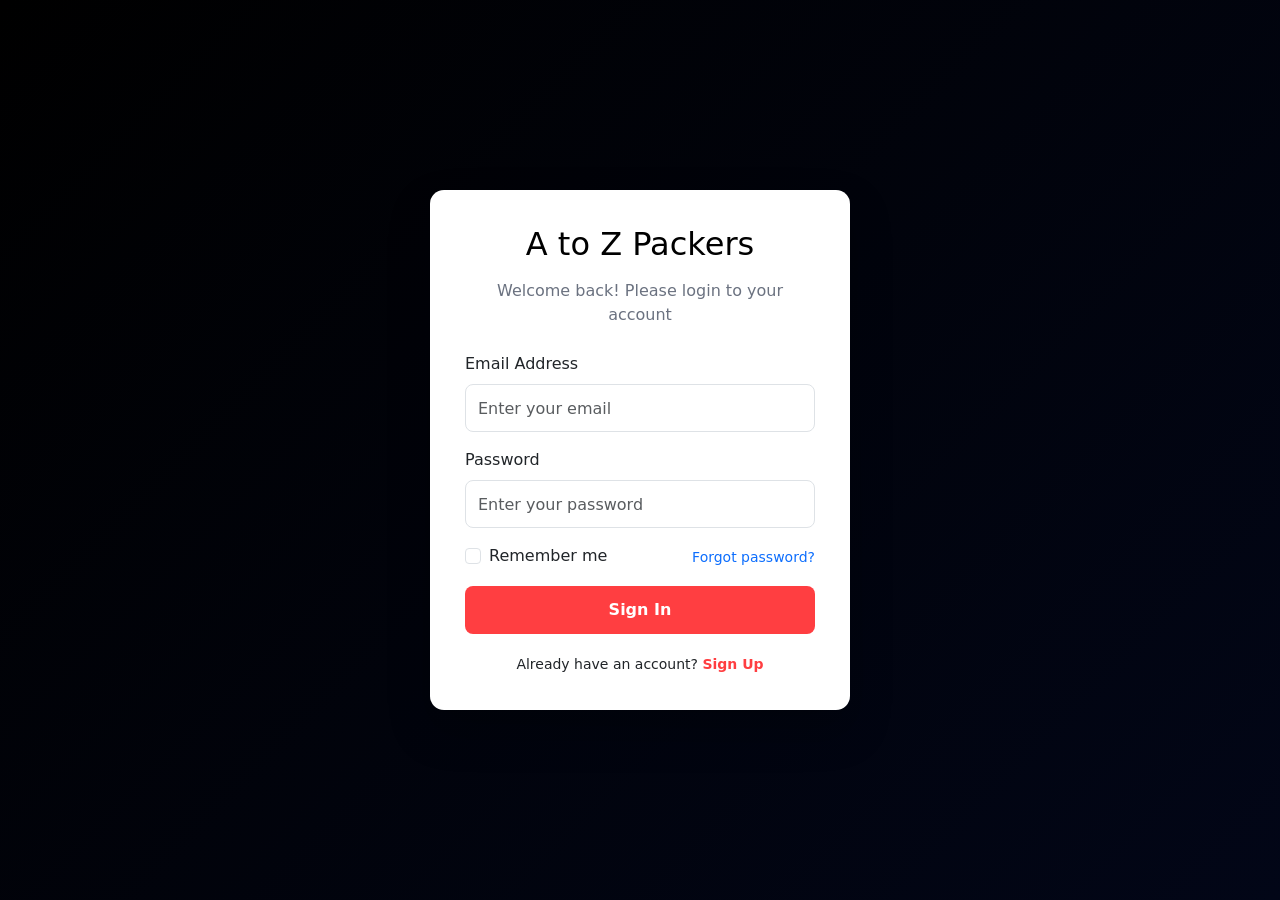
<file: signup.html>
<!DOCTYPE html>
<html lang="en">
<head>
    <meta charset="UTF-8">
    <title>Sign In</title>
    <meta name="viewport" content="width=device-width, initial-scale=1">
<link href="img/favv.png" rel="icon">
    <!-- Bootstrap CSS -->
    <link href="https://cdn.jsdelivr.net/npm/bootstrap@5.3.2/dist/css/bootstrap.min.css" rel="stylesheet">

    <style>
        body {
            min-height: 100vh;
            background: linear-gradient(135deg, #000, #020617);
            display: flex;
            align-items: center;
            justify-content: center;
        }

        .signin-card {
            background: #ffffff;
            border-radius: 14px;
            padding: 35px;
            width: 100%;
            max-width: 420px;
            box-shadow: 0 20px 40px rgba(0,0,0,0.25);
        }

        .signin-card h3 {
            font-weight: 600;
            text-align: center;
            margin-bottom: 10px;
        }

        .signin-card p {
            text-align: center;
            color: #6b7280;
            margin-bottom: 25px;
        }

        .form-control {
            height: 48px;
            border-radius: 8px;
        }

        .btn-signin {
            height: 48px;
            background-color: #ff3e41;
            border: none;
            font-weight: 600;
            border-radius: 8px;
        }

        .btn-signin:hover {
            background-color: #ff3e41;
        }

        .signup-link {
            text-align: center;
            margin-top: 20px;
            font-size: 14px;
        }

        .signup-link a {
            color: #ff3e41;
            text-decoration: none;
            font-weight: 600;
        }

        .signup-link a:hover {
            text-decoration: underline;
        }
    </style>
</head>

<body>

    <div class="signin-card">
       
     <div class="text-center mb-3">
  <a href="./index.html" style="text-decoration: none;">
    <h2 class="mb-2 text-black ">A to Z Packers</h2>
  </a>
</div>

        <p>Welcome back! Please login to your account</p>

        <form>
            <div class="mb-3">
                <label class="form-label">Email Address</label>
                <input type="email" class="form-control" placeholder="Enter your email">
            </div>

            <div class="mb-3">
                <label class="form-label">Password</label>
                <input type="password" class="form-control" placeholder="Enter your password">
            </div>

            <div class="d-flex justify-content-between align-items-center mb-3">
                <div class="form-check">
                    <input class="form-check-input" type="checkbox" id="remember">
                    <label class="form-check-label" for="remember">
                        Remember me
                    </label>
                </div>
                <a href="#" class="text-decoration-none small">Forgot password?</a>
            </div>

            <button type="submit" class="btn btn-signin w-100 text-white">
                Sign In
            </button>
        </form>

        <div class="signup-link">
            Already have an account?
            <a href="login.html">Sign Up</a>
        </div>
    </div>

</body>
</html>
</file>
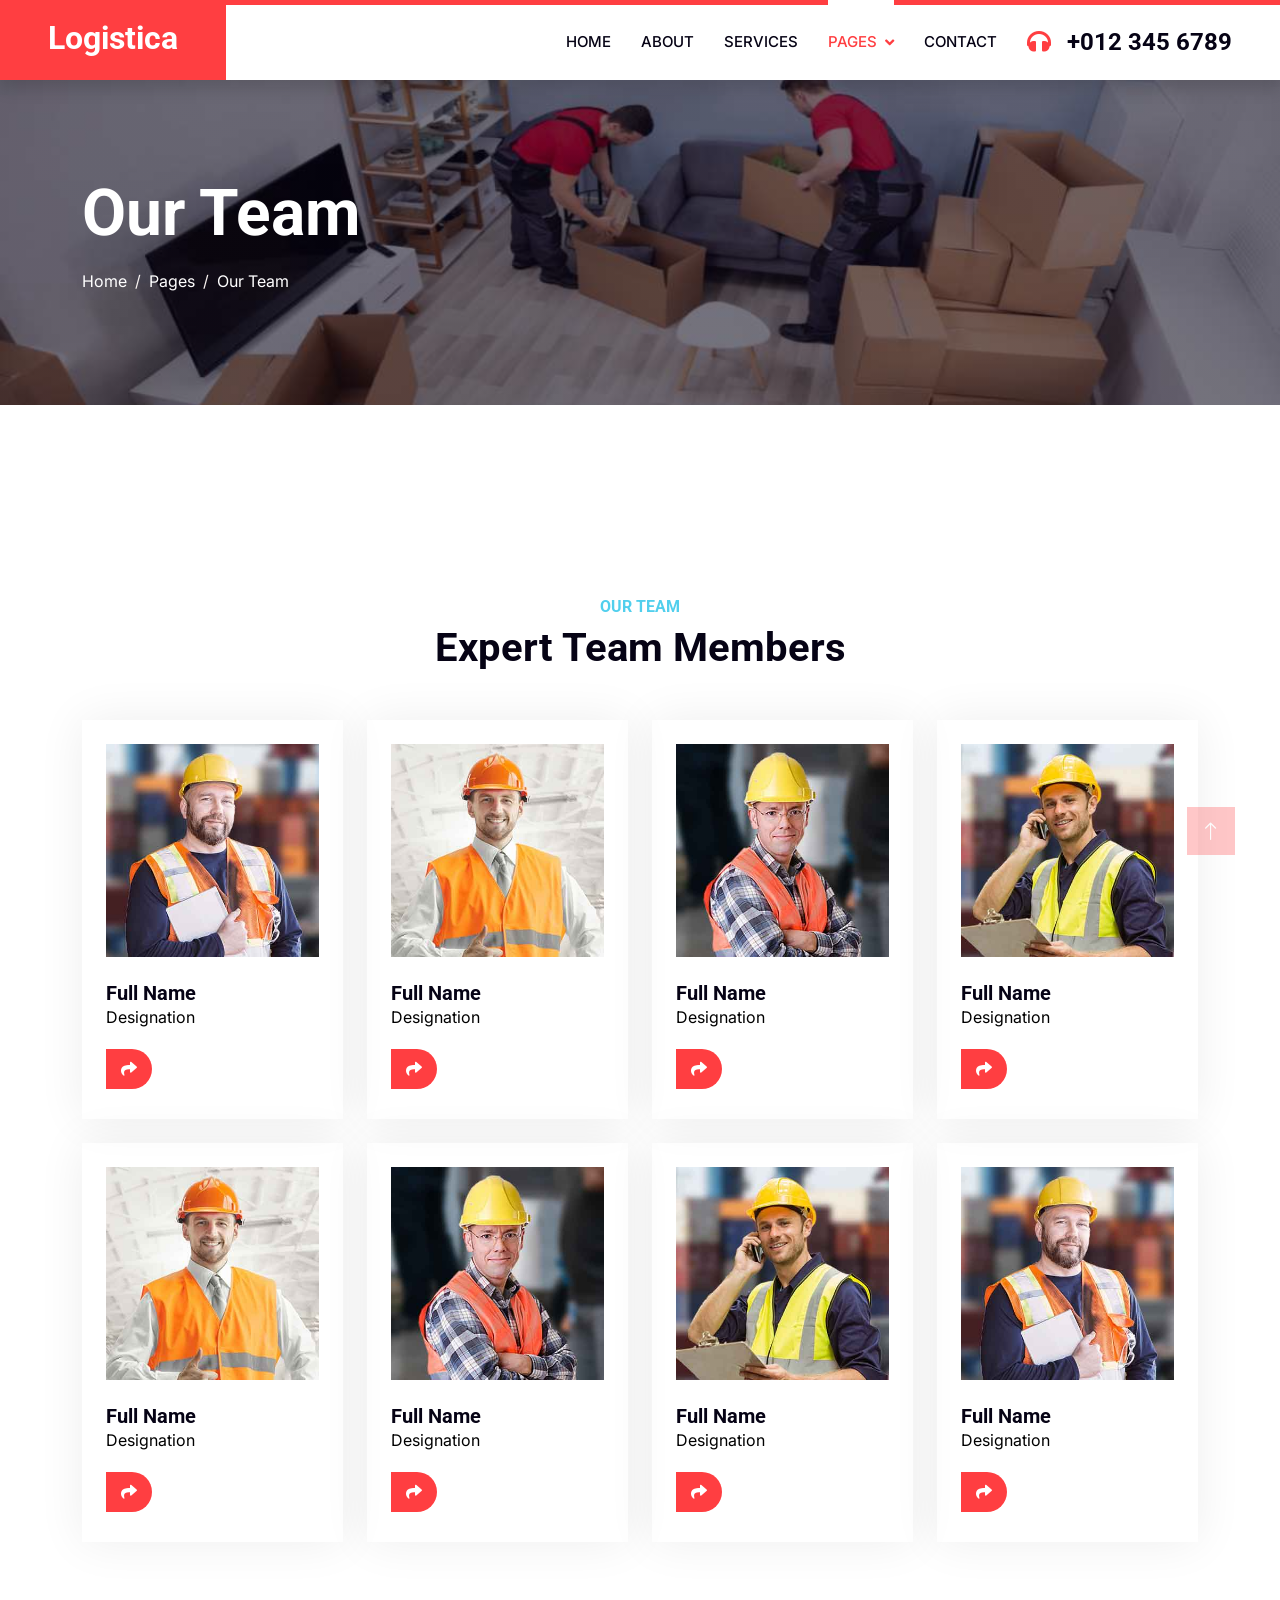
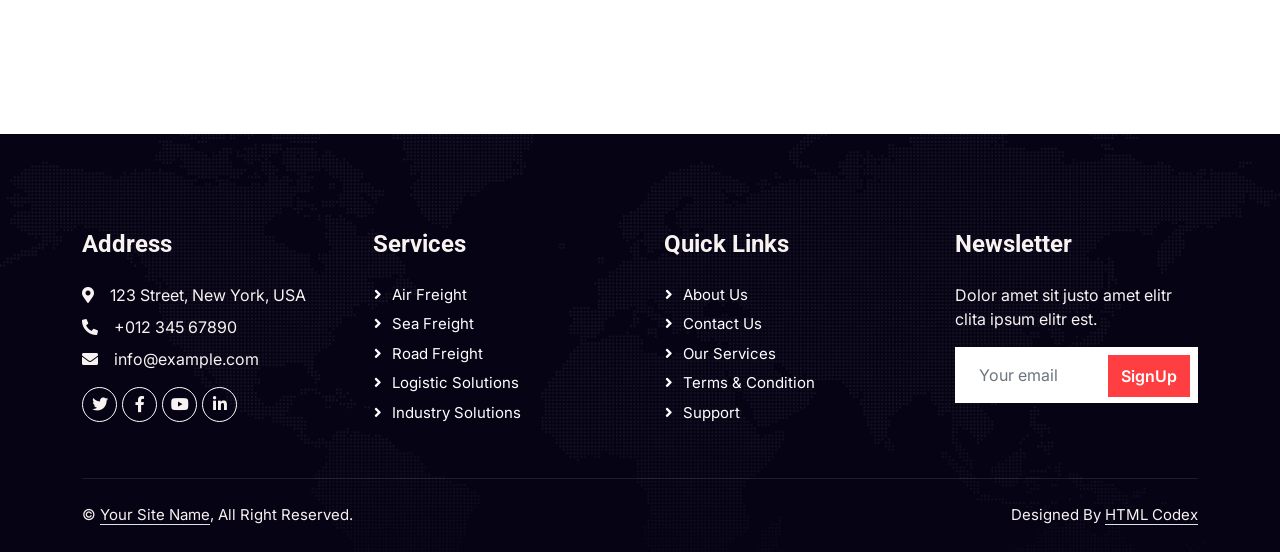
<file: team.html>
<!DOCTYPE html>
<html lang="en">

<head>
    <meta charset="utf-8">
    <title>Logistica - Shipping Company Website Template</title>
    <meta content="width=device-width, initial-scale=1.0" name="viewport">
    <meta content="" name="keywords">
    <meta content="" name="description">

    <!-- Favicon -->
    <link href="img/favicon.ico" rel="icon">

    <!-- Google Web Fonts -->
    <link rel="preconnect" href="https://fonts.googleapis.com">
    <link rel="preconnect" href="https://fonts.gstatic.com" crossorigin>
    <link href="https://fonts.googleapis.com/css2?family=Inter:wght@400;600&family=Roboto:wght@500;700&display=swap" rel="stylesheet">

    <!-- Icon Font Stylesheet -->
    <link href="https://cdnjs.cloudflare.com/ajax/libs/font-awesome/5.10.0/css/all.min.css" rel="stylesheet">
    <link href="https://cdn.jsdelivr.net/npm/bootstrap-icons@1.4.1/font/bootstrap-icons.css" rel="stylesheet">

    <!-- Libraries Stylesheet -->
    <link href="lib/animate/animate.min.css" rel="stylesheet">
    <link href="lib/owlcarousel/assets/owl.carousel.min.css" rel="stylesheet">

    <!-- Customized Bootstrap Stylesheet -->
    <link href="css/bootstrap.min.css" rel="stylesheet">

    <!-- Template Stylesheet -->
    <link href="css/style.css" rel="stylesheet">
</head>

<body>
    <!-- Spinner Start -->
    <div id="spinner" class="show bg-white position-fixed translate-middle w-100 vh-100 top-50 start-50 d-flex align-items-center justify-content-center">
        <div class="spinner-grow text-primary" style="width: 3rem; height: 3rem;" role="status">
            <span class="sr-only">Loading...</span>
        </div>
    </div>
    <!-- Spinner End -->


    <!-- Navbar Start -->
    <nav class="navbar navbar-expand-lg bg-white navbar-light shadow border-top border-5 border-primary sticky-top p-0">
        <a href="index.html" class="navbar-brand bg-primary d-flex align-items-center px-4 px-lg-5">
            <h2 class="mb-2 text-white">Logistica</h2>
        </a>
        <button type="button" class="navbar-toggler me-4" data-bs-toggle="collapse" data-bs-target="#navbarCollapse">
            <span class="navbar-toggler-icon"></span>
        </button>
        <div class="collapse navbar-collapse" id="navbarCollapse">
            <div class="navbar-nav ms-auto p-4 p-lg-0">
                <a href="index.html" class="nav-item nav-link">Home</a>
                <a href="about.html" class="nav-item nav-link">About</a>
                <a href="service.html" class="nav-item nav-link">Services</a>
                <div class="nav-item dropdown">
                    <a href="#" class="nav-link dropdown-toggle active" data-bs-toggle="dropdown">Pages</a>
                    <div class="dropdown-menu fade-up m-0">
                        <a href="price.html" class="dropdown-item">Pricing Plan</a>
                        <a href="feature.html" class="dropdown-item">Features</a>
                        <a href="quote.html" class="dropdown-item">Free Quote</a>
                        <a href="team.html" class="dropdown-item active">Our Team</a>
                        <a href="testimonial.html" class="dropdown-item">Testimonial</a>
                        <a href="404.html" class="dropdown-item">404 Page</a>
                    </div>
                </div>
                <a href="contact.html" class="nav-item nav-link">Contact</a>
            </div>
            <h4 class="m-0 pe-lg-5 d-none d-lg-block"><i class="fa fa-headphones text-primary me-3"></i>+012 345 6789</h4>
        </div>
    </nav>
    <!-- Navbar End -->


    <!-- Page Header Start -->
    <div class="container-fluid page-header py-5" style="margin-bottom: 6rem;">
        <div class="container py-5">
            <h1 class="display-3 text-white mb-3 animated slideInDown">Our Team</h1>
            <nav aria-label="breadcrumb animated slideInDown">
                <ol class="breadcrumb">
                    <li class="breadcrumb-item"><a class="text-white" href="#">Home</a></li>
                    <li class="breadcrumb-item"><a class="text-white" href="#">Pages</a></li>
                    <li class="breadcrumb-item text-white active" aria-current="page">Our Team</li>
                </ol>
            </nav>
        </div>
    </div>
    <!-- Page Header End -->


    <!-- Team Start -->
    <div class="container-xxl py-5">
        <div class="container py-5">
            <div class="text-center wow fadeInUp" data-wow-delay="0.1s">
                <h6 class="text-secondary text-uppercase">Our Team</h6>
                <h1 class="mb-5">Expert Team Members</h1>
            </div>
            <div class="row g-4">
                <div class="col-lg-3 col-md-6 wow fadeInUp" data-wow-delay="0.3s">
                    <div class="team-item p-4">
                        <div class="overflow-hidden mb-4">
                            <img class="img-fluid" src="img/team-1.jpg" alt="">
                        </div>
                        <h5 class="mb-0">Full Name</h5>
                        <p>Designation</p>
                        <div class="btn-slide mt-1">
                            <i class="fa fa-share"></i>
                            <span>
                                <a href=""><i class="fab fa-facebook-f"></i></a>
                                <a href=""><i class="fab fa-twitter"></i></a>
                                <a href=""><i class="fab fa-instagram"></i></a>
                            </span>
                        </div>
                    </div>
                </div>
                <div class="col-lg-3 col-md-6 wow fadeInUp" data-wow-delay="0.5s">
                    <div class="team-item p-4">
                        <div class="overflow-hidden mb-4">
                            <img class="img-fluid" src="img/team-2.jpg" alt="">
                        </div>
                        <h5 class="mb-0">Full Name</h5>
                        <p>Designation</p>
                        <div class="btn-slide mt-1">
                            <i class="fa fa-share"></i>
                            <span>
                                <a href=""><i class="fab fa-facebook-f"></i></a>
                                <a href=""><i class="fab fa-twitter"></i></a>
                                <a href=""><i class="fab fa-instagram"></i></a>
                            </span>
                        </div>
                    </div>
                </div>
                <div class="col-lg-3 col-md-6 wow fadeInUp" data-wow-delay="0.7s">
                    <div class="team-item p-4">
                        <div class="overflow-hidden mb-4">
                            <img class="img-fluid" src="img/team-3.jpg" alt="">
                        </div>
                        <h5 class="mb-0">Full Name</h5>
                        <p>Designation</p>
                        <div class="btn-slide mt-1">
                            <i class="fa fa-share"></i>
                            <span>
                                <a href=""><i class="fab fa-facebook-f"></i></a>
                                <a href=""><i class="fab fa-twitter"></i></a>
                                <a href=""><i class="fab fa-instagram"></i></a>
                            </span>
                        </div>
                    </div>
                </div>
                <div class="col-lg-3 col-md-6 wow fadeInUp" data-wow-delay="0.9s">
                    <div class="team-item p-4">
                        <div class="overflow-hidden mb-4">
                            <img class="img-fluid" src="img/team-4.jpg" alt="">
                        </div>
                        <h5 class="mb-0">Full Name</h5>
                        <p>Designation</p>
                        <div class="btn-slide mt-1">
                            <i class="fa fa-share"></i>
                            <span>
                                <a href=""><i class="fab fa-facebook-f"></i></a>
                                <a href=""><i class="fab fa-twitter"></i></a>
                                <a href=""><i class="fab fa-instagram"></i></a>
                            </span>
                        </div>
                    </div>
                </div>
                <div class="col-lg-3 col-md-6 wow fadeInUp" data-wow-delay="0.3s">
                    <div class="team-item p-4">
                        <div class="overflow-hidden mb-4">
                            <img class="img-fluid" src="img/team-2.jpg" alt="">
                        </div>
                        <h5 class="mb-0">Full Name</h5>
                        <p>Designation</p>
                        <div class="btn-slide mt-1">
                            <i class="fa fa-share"></i>
                            <span>
                                <a href=""><i class="fab fa-facebook-f"></i></a>
                                <a href=""><i class="fab fa-twitter"></i></a>
                                <a href=""><i class="fab fa-instagram"></i></a>
                            </span>
                        </div>
                    </div>
                </div>
                <div class="col-lg-3 col-md-6 wow fadeInUp" data-wow-delay="0.5s">
                    <div class="team-item p-4">
                        <div class="overflow-hidden mb-4">
                            <img class="img-fluid" src="img/team-3.jpg" alt="">
                        </div>
                        <h5 class="mb-0">Full Name</h5>
                        <p>Designation</p>
                        <div class="btn-slide mt-1">
                            <i class="fa fa-share"></i>
                            <span>
                                <a href=""><i class="fab fa-facebook-f"></i></a>
                                <a href=""><i class="fab fa-twitter"></i></a>
                                <a href=""><i class="fab fa-instagram"></i></a>
                            </span>
                        </div>
                    </div>
                </div>
                <div class="col-lg-3 col-md-6 wow fadeInUp" data-wow-delay="0.7s">
                    <div class="team-item p-4">
                        <div class="overflow-hidden mb-4">
                            <img class="img-fluid" src="img/team-4.jpg" alt="">
                        </div>
                        <h5 class="mb-0">Full Name</h5>
                        <p>Designation</p>
                        <div class="btn-slide mt-1">
                            <i class="fa fa-share"></i>
                            <span>
                                <a href=""><i class="fab fa-facebook-f"></i></a>
                                <a href=""><i class="fab fa-twitter"></i></a>
                                <a href=""><i class="fab fa-instagram"></i></a>
                            </span>
                        </div>
                    </div>
                </div>
                <div class="col-lg-3 col-md-6 wow fadeInUp" data-wow-delay="0.9s">
                    <div class="team-item p-4">
                        <div class="overflow-hidden mb-4">
                            <img class="img-fluid" src="img/team-1.jpg" alt="">
                        </div>
                        <h5 class="mb-0">Full Name</h5>
                        <p>Designation</p>
                        <div class="btn-slide mt-1">
                            <i class="fa fa-share"></i>
                            <span>
                                <a href=""><i class="fab fa-facebook-f"></i></a>
                                <a href=""><i class="fab fa-twitter"></i></a>
                                <a href=""><i class="fab fa-instagram"></i></a>
                            </span>
                        </div>
                    </div>
                </div>
            </div>
        </div>
    </div>
    <!-- Team End -->
        

    <!-- Footer Start -->
    <div class="container-fluid bg-dark text-light footer pt-5 wow fadeIn" data-wow-delay="0.1s" style="margin-top: 6rem;">
        <div class="container py-5">
            <div class="row g-5">
                <div class="col-lg-3 col-md-6">
                    <h4 class="text-light mb-4">Address</h4>
                    <p class="mb-2"><i class="fa fa-map-marker-alt me-3"></i>123 Street, New York, USA</p>
                    <p class="mb-2"><i class="fa fa-phone-alt me-3"></i>+012 345 67890</p>
                    <p class="mb-2"><i class="fa fa-envelope me-3"></i>info@example.com</p>
                    <div class="d-flex pt-2">
                        <a class="btn btn-outline-light btn-social" href=""><i class="fab fa-twitter"></i></a>
                        <a class="btn btn-outline-light btn-social" href=""><i class="fab fa-facebook-f"></i></a>
                        <a class="btn btn-outline-light btn-social" href=""><i class="fab fa-youtube"></i></a>
                        <a class="btn btn-outline-light btn-social" href=""><i class="fab fa-linkedin-in"></i></a>
                    </div>
                </div>
                <div class="col-lg-3 col-md-6">
                    <h4 class="text-light mb-4">Services</h4>
                    <a class="btn btn-link" href="">Air Freight</a>
                    <a class="btn btn-link" href="">Sea Freight</a>
                    <a class="btn btn-link" href="">Road Freight</a>
                    <a class="btn btn-link" href="">Logistic Solutions</a>
                    <a class="btn btn-link" href="">Industry solutions</a>
                </div>
                <div class="col-lg-3 col-md-6">
                    <h4 class="text-light mb-4">Quick Links</h4>
                    <a class="btn btn-link" href="">About Us</a>
                    <a class="btn btn-link" href="">Contact Us</a>
                    <a class="btn btn-link" href="">Our Services</a>
                    <a class="btn btn-link" href="">Terms & Condition</a>
                    <a class="btn btn-link" href="">Support</a>
                </div>
                <div class="col-lg-3 col-md-6">
                    <h4 class="text-light mb-4">Newsletter</h4>
                    <p>Dolor amet sit justo amet elitr clita ipsum elitr est.</p>
                    <div class="position-relative mx-auto" style="max-width: 400px;">
                        <input class="form-control border-0 w-100 py-3 ps-4 pe-5" type="text" placeholder="Your email">
                        <button type="button" class="btn btn-primary py-2 position-absolute top-0 end-0 mt-2 me-2">SignUp</button>
                    </div>
                </div>
            </div>
        </div>
        <div class="container">
            <div class="copyright">
                <div class="row">
                    <div class="col-md-6 text-center text-md-start mb-3 mb-md-0">
                        &copy; <a class="border-bottom" href="#">Your Site Name</a>, All Right Reserved.
                    </div>
                    <div class="col-md-6 text-center text-md-end">
                        <!--/*** This template is free as long as you keep the footer author’s credit link/attribution link/backlink. If you'd like to use the template without the footer author’s credit link/attribution link/backlink, you can purchase the Credit Removal License from "https://htmlcodex.com/credit-removal". Thank you for your support. ***/-->
                        Designed By <a class="border-bottom" href="https://htmlcodex.com">HTML Codex</a>
                    </div>
                </div>
            </div>
        </div>
    </div>
    <!-- Footer End -->


    <!-- Back to Top -->
    <a href="#" class="btn btn-lg btn-primary btn-lg-square rounded-0 back-to-top"><i class="bi bi-arrow-up"></i></a>


    <!-- JavaScript Libraries -->
    <script src="https://code.jquery.com/jquery-3.4.1.min.js"></script>
    <script src="https://cdn.jsdelivr.net/npm/bootstrap@5.0.0/dist/js/bootstrap.bundle.min.js"></script>
    <script src="lib/wow/wow.min.js"></script>
    <script src="lib/easing/easing.min.js"></script>
    <script src="lib/waypoints/waypoints.min.js"></script>
    <script src="lib/counterup/counterup.min.js"></script>
    <script src="lib/owlcarousel/owl.carousel.min.js"></script>

    <!-- Template Javascript -->
    <script src="js/main.js"></script>
</body>

</html>
</file>
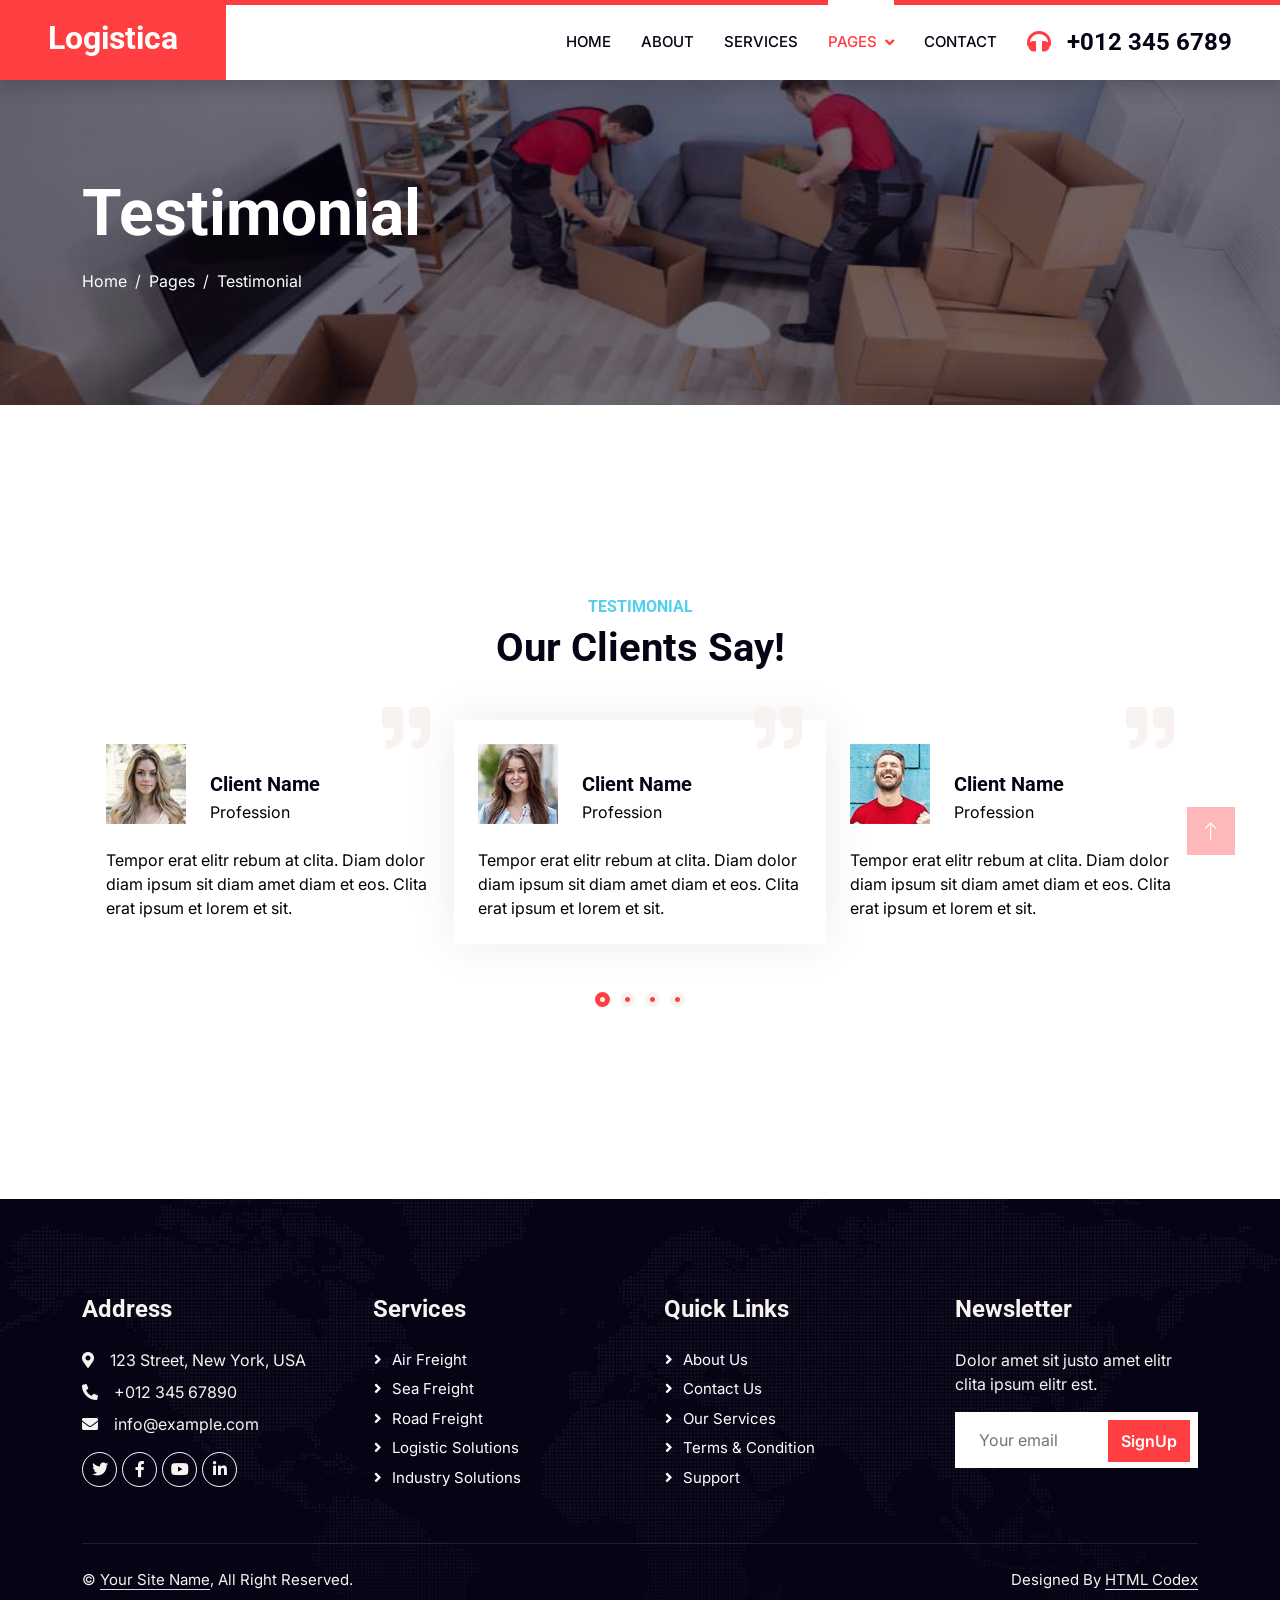
<file: testimonial.html>
<!DOCTYPE html>
<html lang="en">

<head>
    <meta charset="utf-8">
    <title>Logistica - Shipping Company Website Template</title>
    <meta content="width=device-width, initial-scale=1.0" name="viewport">
    <meta content="" name="keywords">
    <meta content="" name="description">

    <!-- Favicon -->
    <link href="img/favicon.ico" rel="icon">

    <!-- Google Web Fonts -->
    <link rel="preconnect" href="https://fonts.googleapis.com">
    <link rel="preconnect" href="https://fonts.gstatic.com" crossorigin>
    <link href="https://fonts.googleapis.com/css2?family=Inter:wght@400;600&family=Roboto:wght@500;700&display=swap" rel="stylesheet">

    <!-- Icon Font Stylesheet -->
    <link href="https://cdnjs.cloudflare.com/ajax/libs/font-awesome/5.10.0/css/all.min.css" rel="stylesheet">
    <link href="https://cdn.jsdelivr.net/npm/bootstrap-icons@1.4.1/font/bootstrap-icons.css" rel="stylesheet">

    <!-- Libraries Stylesheet -->
    <link href="lib/animate/animate.min.css" rel="stylesheet">
    <link href="lib/owlcarousel/assets/owl.carousel.min.css" rel="stylesheet">

    <!-- Customized Bootstrap Stylesheet -->
    <link href="css/bootstrap.min.css" rel="stylesheet">

    <!-- Template Stylesheet -->
    <link href="css/style.css" rel="stylesheet">
</head>

<body>
    <!-- Spinner Start -->
    <div id="spinner" class="show bg-white position-fixed translate-middle w-100 vh-100 top-50 start-50 d-flex align-items-center justify-content-center">
        <div class="spinner-grow text-primary" style="width: 3rem; height: 3rem;" role="status">
            <span class="sr-only">Loading...</span>
        </div>
    </div>
    <!-- Spinner End -->


    <!-- Navbar Start -->
    <nav class="navbar navbar-expand-lg bg-white navbar-light shadow border-top border-5 border-primary sticky-top p-0">
        <a href="index.html" class="navbar-brand bg-primary d-flex align-items-center px-4 px-lg-5">
            <h2 class="mb-2 text-white">Logistica</h2>
        </a>
        <button type="button" class="navbar-toggler me-4" data-bs-toggle="collapse" data-bs-target="#navbarCollapse">
            <span class="navbar-toggler-icon"></span>
        </button>
        <div class="collapse navbar-collapse" id="navbarCollapse">
            <div class="navbar-nav ms-auto p-4 p-lg-0">
                <a href="index.html" class="nav-item nav-link">Home</a>
                <a href="about.html" class="nav-item nav-link">About</a>
                <a href="service.html" class="nav-item nav-link">Services</a>
                <div class="nav-item dropdown">
                    <a href="#" class="nav-link dropdown-toggle active" data-bs-toggle="dropdown">Pages</a>
                    <div class="dropdown-menu fade-up m-0">
                        <a href="price.html" class="dropdown-item">Pricing Plan</a>
                        <a href="feature.html" class="dropdown-item">Features</a>
                        <a href="quote.html" class="dropdown-item">Free Quote</a>
                        <a href="team.html" class="dropdown-item">Our Team</a>
                        <a href="testimonial.html" class="dropdown-item active">Testimonial</a>
                        <a href="404.html" class="dropdown-item">404 Page</a>
                    </div>
                </div>
                <a href="contact.html" class="nav-item nav-link">Contact</a>
            </div>
            <h4 class="m-0 pe-lg-5 d-none d-lg-block"><i class="fa fa-headphones text-primary me-3"></i>+012 345 6789</h4>
        </div>
    </nav>
    <!-- Navbar End -->


    <!-- Page Header Start -->
    <div class="container-fluid page-header py-5" style="margin-bottom: 6rem;">
        <div class="container py-5">
            <h1 class="display-3 text-white mb-3 animated slideInDown">Testimonial</h1>
            <nav aria-label="breadcrumb animated slideInDown">
                <ol class="breadcrumb">
                    <li class="breadcrumb-item"><a class="text-white" href="#">Home</a></li>
                    <li class="breadcrumb-item"><a class="text-white" href="#">Pages</a></li>
                    <li class="breadcrumb-item text-white active" aria-current="page">Testimonial</li>
                </ol>
            </nav>
        </div>
    </div>
    <!-- Page Header End -->


    <!-- Testimonial Start -->
    <div class="container-xxl py-5 wow fadeInUp" data-wow-delay="0.1s">
        <div class="container py-5">
            <div class="text-center">
                <h6 class="text-secondary text-uppercase">Testimonial</h6>
                <h1 class="mb-0">Our Clients Say!</h1>
            </div>
            <div class="owl-carousel testimonial-carousel wow fadeInUp" data-wow-delay="0.1s">
                <div class="testimonial-item p-4 my-5">
                    <i class="fa fa-quote-right fa-3x text-light position-absolute top-0 end-0 mt-n3 me-4"></i>
                    <div class="d-flex align-items-end mb-4">
                        <img class="img-fluid flex-shrink-0" src="img/testimonial-1.jpg" style="width: 80px; height: 80px;">
                        <div class="ms-4">
                            <h5 class="mb-1">Client Name</h5>
                            <p class="m-0">Profession</p>
                        </div>
                    </div>
                    <p class="mb-0">Tempor erat elitr rebum at clita. Diam dolor diam ipsum sit diam amet diam et eos. Clita erat ipsum et lorem et sit.</p>
                </div>
                <div class="testimonial-item p-4 my-5">
                    <i class="fa fa-quote-right fa-3x text-light position-absolute top-0 end-0 mt-n3 me-4"></i>
                    <div class="d-flex align-items-end mb-4">
                        <img class="img-fluid flex-shrink-0" src="img/testimonial-2.jpg" style="width: 80px; height: 80px;">
                        <div class="ms-4">
                            <h5 class="mb-1">Client Name</h5>
                            <p class="m-0">Profession</p>
                        </div>
                    </div>
                    <p class="mb-0">Tempor erat elitr rebum at clita. Diam dolor diam ipsum sit diam amet diam et eos. Clita erat ipsum et lorem et sit.</p>
                </div>
                <div class="testimonial-item p-4 my-5">
                    <i class="fa fa-quote-right fa-3x text-light position-absolute top-0 end-0 mt-n3 me-4"></i>
                    <div class="d-flex align-items-end mb-4">
                        <img class="img-fluid flex-shrink-0" src="img/testimonial-3.jpg" style="width: 80px; height: 80px;">
                        <div class="ms-4">
                            <h5 class="mb-1">Client Name</h5>
                            <p class="m-0">Profession</p>
                        </div>
                    </div>
                    <p class="mb-0">Tempor erat elitr rebum at clita. Diam dolor diam ipsum sit diam amet diam et eos. Clita erat ipsum et lorem et sit.</p>
                </div>
                <div class="testimonial-item p-4 my-5">
                    <i class="fa fa-quote-right fa-3x text-light position-absolute top-0 end-0 mt-n3 me-4"></i>
                    <div class="d-flex align-items-end mb-4">
                        <img class="img-fluid flex-shrink-0" src="img/testimonial-4.jpg" style="width: 80px; height: 80px;">
                        <div class="ms-4">
                            <h5 class="mb-1">Client Name</h5>
                            <p class="m-0">Profession</p>
                        </div>
                    </div>
                    <p class="mb-0">Tempor erat elitr rebum at clita. Diam dolor diam ipsum sit diam amet diam et eos. Clita erat ipsum et lorem et sit.</p>
                </div>
            </div>
        </div>
    </div>
    <!-- Testimonial End -->
        

    <!-- Footer Start -->
    <div class="container-fluid bg-dark text-light footer pt-5 wow fadeIn" data-wow-delay="0.1s" style="margin-top: 6rem;">
        <div class="container py-5">
            <div class="row g-5">
                <div class="col-lg-3 col-md-6">
                    <h4 class="text-light mb-4">Address</h4>
                    <p class="mb-2"><i class="fa fa-map-marker-alt me-3"></i>123 Street, New York, USA</p>
                    <p class="mb-2"><i class="fa fa-phone-alt me-3"></i>+012 345 67890</p>
                    <p class="mb-2"><i class="fa fa-envelope me-3"></i>info@example.com</p>
                    <div class="d-flex pt-2">
                        <a class="btn btn-outline-light btn-social" href=""><i class="fab fa-twitter"></i></a>
                        <a class="btn btn-outline-light btn-social" href=""><i class="fab fa-facebook-f"></i></a>
                        <a class="btn btn-outline-light btn-social" href=""><i class="fab fa-youtube"></i></a>
                        <a class="btn btn-outline-light btn-social" href=""><i class="fab fa-linkedin-in"></i></a>
                    </div>
                </div>
                <div class="col-lg-3 col-md-6">
                    <h4 class="text-light mb-4">Services</h4>
                    <a class="btn btn-link" href="">Air Freight</a>
                    <a class="btn btn-link" href="">Sea Freight</a>
                    <a class="btn btn-link" href="">Road Freight</a>
                    <a class="btn btn-link" href="">Logistic Solutions</a>
                    <a class="btn btn-link" href="">Industry solutions</a>
                </div>
                <div class="col-lg-3 col-md-6">
                    <h4 class="text-light mb-4">Quick Links</h4>
                    <a class="btn btn-link" href="">About Us</a>
                    <a class="btn btn-link" href="">Contact Us</a>
                    <a class="btn btn-link" href="">Our Services</a>
                    <a class="btn btn-link" href="">Terms & Condition</a>
                    <a class="btn btn-link" href="">Support</a>
                </div>
                <div class="col-lg-3 col-md-6">
                    <h4 class="text-light mb-4">Newsletter</h4>
                    <p>Dolor amet sit justo amet elitr clita ipsum elitr est.</p>
                    <div class="position-relative mx-auto" style="max-width: 400px;">
                        <input class="form-control border-0 w-100 py-3 ps-4 pe-5" type="text" placeholder="Your email">
                        <button type="button" class="btn btn-primary py-2 position-absolute top-0 end-0 mt-2 me-2">SignUp</button>
                    </div>
                </div>
            </div>
        </div>
        <div class="container">
            <div class="copyright">
                <div class="row">
                    <div class="col-md-6 text-center text-md-start mb-3 mb-md-0">
                        &copy; <a class="border-bottom" href="#">Your Site Name</a>, All Right Reserved.
                    </div>
                    <div class="col-md-6 text-center text-md-end">
                        <!--/*** This template is free as long as you keep the footer author’s credit link/attribution link/backlink. If you'd like to use the template without the footer author’s credit link/attribution link/backlink, you can purchase the Credit Removal License from "https://htmlcodex.com/credit-removal". Thank you for your support. ***/-->
                        Designed By <a class="border-bottom" href="https://htmlcodex.com">HTML Codex</a>
                    </div>
                </div>
            </div>
        </div>
    </div>
    <!-- Footer End -->


    <!-- Back to Top -->
    <a href="#" class="btn btn-lg btn-primary btn-lg-square rounded-0 back-to-top"><i class="bi bi-arrow-up"></i></a>


    <!-- JavaScript Libraries -->
    <script src="https://code.jquery.com/jquery-3.4.1.min.js"></script>
    <script src="https://cdn.jsdelivr.net/npm/bootstrap@5.0.0/dist/js/bootstrap.bundle.min.js"></script>
    <script src="lib/wow/wow.min.js"></script>
    <script src="lib/easing/easing.min.js"></script>
    <script src="lib/waypoints/waypoints.min.js"></script>
    <script src="lib/counterup/counterup.min.js"></script>
    <script src="lib/owlcarousel/owl.carousel.min.js"></script>

    <!-- Template Javascript -->
    <script src="js/main.js"></script>
</body>

</html>
</file>
<file: css/style.css>
/********** Template CSS **********/
:root {
    --primary: #FF3E41;
    --secondary: #51CFED;
    --light: #F8F2F0;
    --dark: #060315;
}

.fw-medium {
    font-weight: 600 !important;
}

.back-to-top {
    position: fixed;
    display: none;
    right: 45px;
    bottom: 45px;
    z-index: 99;
}


/*** Spinner ***/
#spinner {
    opacity: 0;
    visibility: hidden;
    transition: opacity .5s ease-out, visibility 0s linear .5s;
    z-index: 99999;
}

#spinner.show {
    transition: opacity .5s ease-out, visibility 0s linear 0s;
    visibility: visible;
    opacity: 1;
}


/*** Button ***/
.btn {
    font-weight: 600;
    transition: .5s;
}

.btn.btn-primary,
.btn.btn-secondary {
    color: #FFFFFF;
}

.btn-square {
    width: 38px;
    height: 38px;
}

.btn-sm-square {
    width: 32px;
    height: 32px;
}

.btn-lg-square {
    width: 48px;
    height: 48px;
}

.btn-square,
.btn-sm-square,
.btn-lg-square {
    padding: 0;
    display: flex;
    align-items: center;
    justify-content: center;
    font-weight: normal;
}

/*** Navbar ***/
.navbar .dropdown-toggle::after {
    border: none;
    content: "\f107";
    font-family: "Font Awesome 5 Free";
    font-weight: 900;
    vertical-align: middle;
    margin-left: 8px;
}

.navbar-light .navbar-nav .nav-link {
    position: relative;
    margin-right: 30px;
    padding: 25px 0;
    color: #FFFFFF;
    font-size: 15px;
    text-transform: uppercase;
    outline: none;
}

.navbar-light .navbar-nav .nav-link:hover,
.navbar-light .navbar-nav .nav-link.active {
    color: var(--primary);
}

@media (max-width: 991.98px) {
    .navbar-light .navbar-nav .nav-link  {
        margin-right: 0;
        padding: 10px 0;
    }

    .navbar-light .navbar-nav {
        border-top: 1px solid #EEEEEE;
    }
}

.navbar-light .navbar-brand,
.navbar-light a.btn {
    height: 75px;
}

.navbar-light .navbar-nav .nav-link {
    color: var(--dark);
    font-weight: 500;
}

.navbar-light.sticky-top {
    top: -100px;
    transition: .5s;
}

@media (min-width: 992px) {
    .navbar-light .navbar-nav .nav-link::before {
        position: absolute;
        content: "";
        width: 0;
        height: 5px;
        top: -6px;
        left: 50%;
        background: #FFFFFF;
        transition: .5s;
    }

    .navbar-light .navbar-nav .nav-link:hover::before,
    .navbar-light .navbar-nav .nav-link.active::before {
        width: 100%;
        left: 0;
    }

    .navbar-light .navbar-nav .nav-link.nav-contact::before {
        display: none;
    }

    .navbar .nav-item .dropdown-menu {
        display: block;
        border: none;
        margin-top: 0;
        top: 150%;
        opacity: 0;
        visibility: hidden;
        transition: .5s;
    }

    .navbar .nav-item:hover .dropdown-menu {
        top: 100%;
        visibility: visible;
        transition: .5s;
        opacity: 1;
    }
}
/* MOBILE FIX */
@media (max-width: 991px) {
  .navbar-collapse {
    background: #ffffff;
    padding: 1rem;
  }

  .navbar .dropdown-menu {
    position: static;
    opacity: 1 !important;
    visibility: visible !important;
    transform: none !important;
    box-shadow: none;
    margin-left: 1rem;
  }
}
@media (max-width: 991px) {
  .navbar-collapse {
    position: fixed;
    top: 0;
    left: 0;
    width: 100%;
    height:auto;               /* FULL SCREEN */
    background: #fff;  
         /* menu bg */
    padding: 100px 20px 20px;    /* space for header */
    overflow-y: auto;
    z-index: 1040;
  }
}
@media (max-width: 991px) {
  [data-theme="dark"] .navbar-collapse {
    background-color: #13182f !important; /* or #0b2440 */
  }
}

.navbar-toggler {
  position: relative;
  z-index: 1100;
}
/* @media (max-width: 991px) {
  .dropdown-menu {
    position: static !important;
    float: none;
    box-shadow: none;
    border: none;
    margin-left: 1rem;
  }
} */
.navbar-brand{
      position: relative;
  z-index: 1100;
}

/*** Header ***/
@media (max-width: 768px) {
    .header-carousel .owl-carousel-item {
        position: relative;
        min-height: 500px;
    }
    
    .header-carousel .owl-carousel-item img {
        position: absolute;
        width: 100%;
        height: 100%;
        object-fit: cover;
    }

    .header-carousel .owl-carousel-item h5,
    .header-carousel .owl-carousel-item p {
        font-size: 14px !important;
        font-weight: 400 !important;
    }

    .header-carousel .owl-carousel-item h1 {
        font-size: 30px;
        font-weight: 600;
    }
}

.header-carousel .owl-nav {
    position: absolute;
    top: 50%;
    right: 8%;
    transform: translateY(-50%);
    display: flex;
    flex-direction: column;
}

.header-carousel .owl-nav .owl-prev,
.header-carousel .owl-nav .owl-next {
    margin: 7px 0;
    width: 45px;
    height: 45px;
    display: flex;
    align-items: center;
    justify-content: center;
    color: #FFFFFF;
    background: transparent;
    border: 1px solid #FFFFFF;
    border-radius: 45px;
    font-size: 22px;
    transition: .5s;
}

.header-carousel .owl-nav .owl-prev:hover,
.header-carousel .owl-nav .owl-next:hover {
    background: var(--primary);
    border-color: var(--primary);
}

.page-header {
    background: linear-gradient(rgba(6, 3, 21, .55), rgba(6, 3, 21, .55)), url(../img/aboutbanner.jpg) center center no-repeat;
    background-size: cover;
}

.breadcrumb-item + .breadcrumb-item::before {
    color: var(--light);
}


/*** About ***/
@media (min-width: 992px) {
    .container.about {
        max-width: 100% !important;
    }

    .about-text  {
        padding-right: calc(((100% - 960px) / 2) + .75rem);
    }
}

@media (min-width: 1200px) {
    .about-text  {
        padding-right: calc(((100% - 1140px) / 2) + .75rem);
    }
}

@media (min-width: 1400px) {
    .about-text  {
        padding-right: calc(((100% - 1320px) / 2) + .75rem);
    }
}
.service-item .overflow-hidden {
  height: 220px;        /* set any height you want */
}

.service-item .overflow-hidden img {
  width: 100%;
  height: 100%;
  object-fit: cover;   /* crops nicely without stretch */
  display: block;
}


/*** Feature ***/
@media (min-width: 992px) {
    .container.feature {
        max-width: 100% !important;
    }

    .feature-text  {
        padding-left: calc(((100% - 960px) / 2) + .75rem);
    }
}

@media (min-width: 1200px) {
    .feature-text  {
        padding-left: calc(((100% - 1140px) / 2) + .75rem);
    }
}

@media (min-width: 1400px) {
    .feature-text  {
        padding-left: calc(((100% - 1320px) / 2) + .75rem);
    }
}


/*** Service, Price & Team ***/
.service-item,
.price-item,
.team-item {
    box-shadow: 0 0 45px rgba(0, 0, 0, .07);
}

.service-item img,
.team-item img {
    transition: .5s;
}

.service-item:hover img,
.team-item:hover img {
    transform: scale(1.1);
}

.service-item a.btn-slide,
.price-item a.btn-slide,
.team-item div.btn-slide {
    position: relative;
    display: inline-block;
    overflow: hidden;
    font-size: 0;
}

.service-item a.btn-slide i,
.service-item a.btn-slide span,
.price-item a.btn-slide i,
.price-item a.btn-slide span,
.team-item div.btn-slide i,
.team-item div.btn-slide span {
    position: relative;
    height: 40px;
    padding: 0 15px;
    display: inline-flex;
    align-items: center;
    font-size: 16px;
    color: #FFFFFF;
    background: var(--primary);
    border-radius: 0 35px 35px 0;
    transition: .5s;
    z-index: 2;
}

.team-item div.btn-slide span a i {
    padding: 0 10px;
}

.team-item div.btn-slide span a:hover i {
    background: var(--secondary);
}

.service-item a.btn-slide span,
.price-item a.btn-slide span,
.team-item div.btn-slide span {
    padding-left: 0;
    left: -100%;
    z-index: 1;
}

.service-item:hover a.btn-slide i,
.price-item:hover a.btn-slide i,
.team-item:hover div.btn-slide i {
    border-radius: 0;
}

.service-item:hover a.btn-slide span,
.price-item:hover a.btn-slide span,
.team-item:hover div.btn-slide span {
    left: 0;
}

.service-item a.btn-slide:hover i,
.service-item a.btn-slide:hover span,
.price-item a.btn-slide:hover i,
.price-item a.btn-slide:hover span {
    background: var(--secondary);
}


/*** Testimonial ***/
.testimonial-carousel .owl-item .testimonial-item {
    position: relative;
    transition: .5s;
}

.testimonial-carousel .owl-item.center .testimonial-item {
    box-shadow: 0 0 45px rgba(0, 0, 0, .08);
    animation: pulse 1s ease-out .5s;
}

.testimonial-carousel .owl-dots {
    display: flex;
    align-items: center;
    justify-content: center;
}

.testimonial-carousel .owl-dot {
    position: relative;
    display: inline-block;
    margin: 0 5px;
    width: 15px;
    height: 15px;
    background: var(--primary);
    border: 5px solid var(--light);
    border-radius: 15px;
    transition: .5s;
}

.testimonial-carousel .owl-dot.active {
    background: var(--light);
    border-color: var(--primary);
}


/*** Contact ***/
@media (min-width: 992px) {
    .container.contact-page {
        max-width: 100% !important;
    }

    .contact-page .contact-form  {
        padding-left: calc(((100% - 960px) / 2) + .75rem);
    }
}

@media (min-width: 1200px) {
    .contact-page .contact-form  {
        padding-left: calc(((100% - 1140px) / 2) + .75rem);
    }
}

@media (min-width: 1400px) {
    .contact-page .contact-form  {
        padding-left: calc(((100% - 1320px) / 2) + .75rem);
    }
}


/*** Footer ***/
.footer {
    background: linear-gradient(rgba(6, 3, 21, .5), rgba(6, 3, 21, .5)), url(../img/map.png) center center no-repeat;
    background-size: cover;
}

.footer .btn.btn-social {
    margin-right: 5px;
    width: 35px;
    height: 35px;
    display: flex;
    align-items: center;
    justify-content: center;
    color: var(--light);
    border: 1px solid #FFFFFF;
    border-radius: 35px;
    transition: .3s;
}

.footer .btn.btn-social:hover {
    color: var(--primary);
}

.footer .btn.btn-link {
    display: block;
    margin-bottom: 5px;
    padding: 0;
    text-align: left;
    color: #FFFFFF;
    font-size: 15px;
    font-weight: normal;
    text-transform: capitalize;
    transition: .3s;
}

.footer .btn.btn-link::before {
    position: relative;
    content: "\f105";
    font-family: "Font Awesome 5 Free";
    font-weight: 900;
    margin-right: 10px;
}

.footer .btn.btn-link:hover {
    letter-spacing: 1px;
    box-shadow: none;
}

.footer .copyright {
    padding: 25px 0;
    font-size: 15px;
    border-top: 1px solid rgba(256, 256, 256, .1);
}

.footer .copyright a {
    color: var(--light);
}
html[data-theme="dark"] {
  --primary: #13182f;
  --secondary:#FF3E41 ;;
  --bg: #0b2440;
  --text: #f4f9f6;
  
  --nav-bg: #0b2440;
}
body {
  background-color: var(--bg);
  color: var(--text);
  transition: background-color 0.3s ease, color 0.3s ease;
}
[data-theme="dark"] body,
[data-theme="dark"] p,
[data-theme="dark"] h1,
[data-theme="dark"] h2,
[data-theme="dark"] h3,
[data-theme="dark"] h4,
[data-theme="dark"] h5,
[data-theme="dark"] h6,
[data-theme="dark"] span,
[data-theme="dark"] li,
[data-theme="dark"] label,

[data-theme="dark"] small {
  color: var(--text) !important;
}
[data-theme="dark"] .navbar a {
  color: #fff !important;
}
[data-theme="dark"] .navbar nav  {
  background-color: #0b2440;
}
/* Dark theme dropdown background */
[data-theme="dark"] .navbar .dropdown-menu {
  background-color: #13182f;
;
  border: none;
}
/* Dark Mode Form */
[data-theme="dark"] .form-control{
    background-color: #0b2440;
    color: #ffffff;
    border: 1px solid #2e4a73;
}

/* Placeholder color */
[data-theme="dark"] .form-control::placeholder{
    color: #cfd8e3;
    opacity: 1;
}

/* Floating label color */
[data-theme="dark"] .form-floating label{
    color: #cfd8e3;
}

/* Input focus */
[data-theme="dark"] .form-control:focus{
    background-color: #0b2440;
    color: #ffffff;
    border-color: #4da3ff;
    box-shadow: none;
}

/* Textarea fix */
[data-theme="dark"] textarea.form-control{
    background-color: #0b2440;
    color: #ffffff;
}

/* Button optional */
[data-theme="dark"] .btn-primary{
    background-color: #FF3E41;
   
}

/* Dropdown item text color */
[data-theme="dark"] .navbar .dropdown-item {
  color: #ffffff;
}
@media (max-width: 991px) {
  [data-theme="dark"] .navbar .dropdown-menu {
    position: static;
    background-color: transparent;
    padding-left: 1rem;
  }
}
[data-theme="dark"] .navbar-toggler {
  border-color: rgba(255, 255, 255, 0.3);
}

[data-theme="dark"] .navbar-toggler-icon {
  filter: invert(1);
}
@media (max-width: 991px) {
  [data-theme="dark"] .navbar-collapse .nav-link {
    color: #fff !important;
  }

  [data-theme="dark"] .navbar-collapse .nav-link.active {
    color: #fb873f !important;
  }
}

/* Hover effect */
[data-theme="dark"] .navbar .dropdown-item:hover {
  background-color: #13182f;
  color: #ffffff;
}

[data-theme="dark"] .navbar svg {
  color: #fff !important;
}
[data-theme="dark"] .navbar {
  background-color: #13182f !important;
}
</file>
